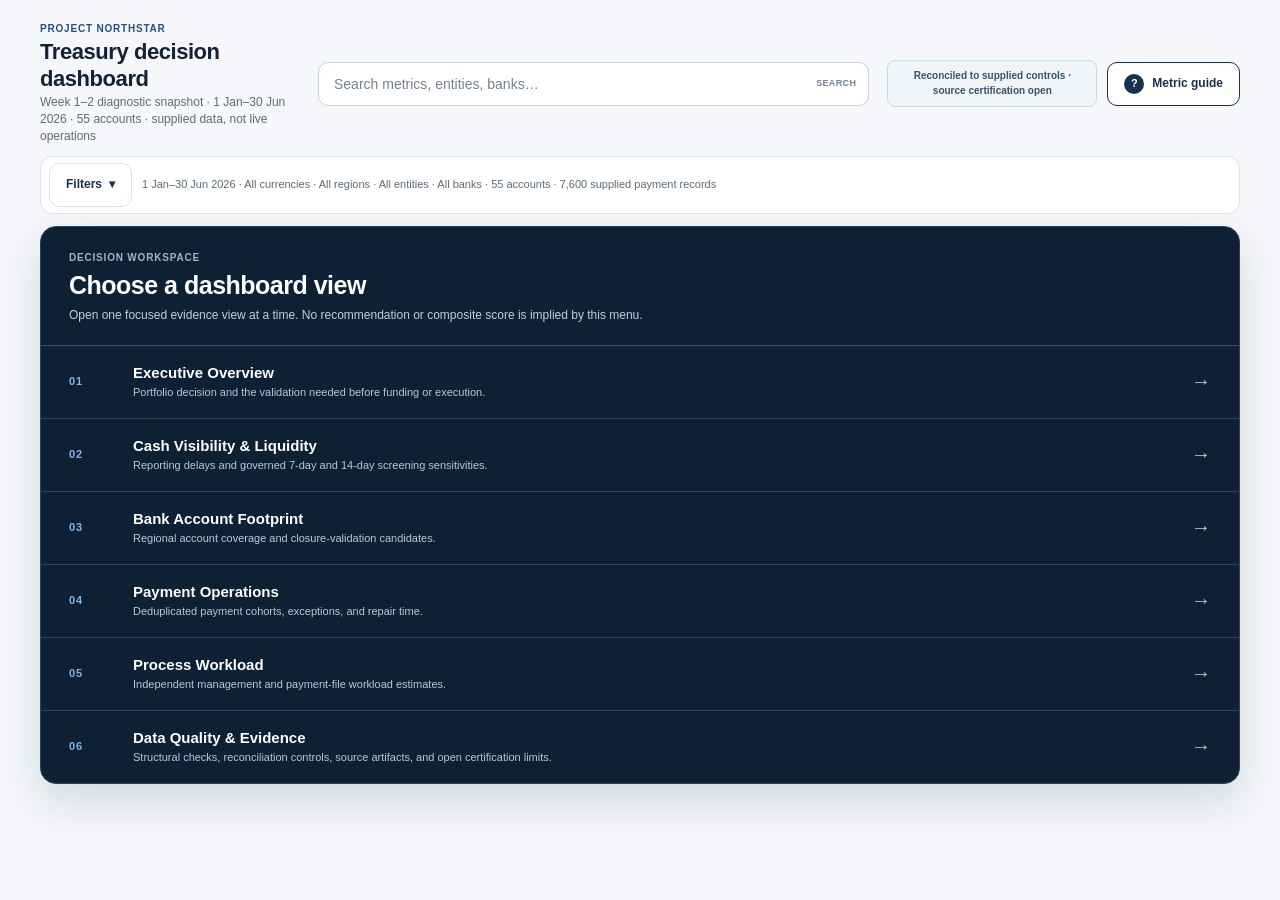
<file: dashboard/index.html>
<!doctype html>
<html lang="en">
  <head>
    <meta charset="utf-8">
    <meta name="viewport" content="width=device-width, initial-scale=1">
    <meta name="description" content="Project Northstar treasury diagnostic dashboard">
    <title>Project Northstar — Treasury decision dashboard</title>
    <link rel="stylesheet" href="styles.css">
    <script src="filter_model.js" defer></script>
    <script src="app.js" defer></script>
  </head>
  <body>
    <a class="skip-link" href="#dashboard-menu-hub">Skip to dashboard menu</a>

    <div id="dashboard-shell" class="dashboard-shell" aria-busy="true">
      <div id="data-error" class="data-error" role="alert" hidden>
        <strong>Data unavailable — validation did not complete.</strong>
        <span>No dashboard result has been published.</span>
      </div>

      <header class="dashboard-header">
        <div class="header-copy">
          <p class="project-name">Project Northstar</p>
          <h1>Treasury decision dashboard</h1>
          <p id="dashboard-scope" class="scope">Loading governed diagnostic data…</p>
        </div>

        <div id="dashboard-search-shell" class="dashboard-search">
          <label class="sr-only" for="dashboard-search">Search dashboard</label>
          <input
            id="dashboard-search"
            type="search"
            role="combobox"
            placeholder="Search metrics, entities, banks…"
            autocomplete="off"
            spellcheck="false"
            aria-autocomplete="list"
            aria-haspopup="listbox"
            aria-expanded="false"
            aria-controls="dashboard-search-results"
            data-dashboard-search
            data-requires-data
            disabled
          >
          <div
            id="dashboard-search-results"
            class="search-results"
            role="listbox"
            aria-label="Dashboard search results"
            data-search-results
            hidden
          ></div>
        </div>

        <div class="header-actions">
          <p id="data-status" class="status-chip">Checking supplied controls…</p>
          <button class="button button-secondary guide-button" type="button" data-open-drawer="overview" data-requires-data>
            <span class="button-glyph" aria-hidden="true">?</span>
            <span>Metric guide</span>
          </button>
        </div>
      </header>

      <section id="filter-toolbar" class="filter-toolbar" aria-label="Dashboard filters" hidden>
        <div class="filter-toolbar-main">
          <button
            id="filter-trigger"
            class="button filter-trigger"
            type="button"
            aria-expanded="false"
            aria-controls="filter-panel"
            data-toggle-filters
            data-requires-data
            disabled
          >
            <span>Filters</span>
            <span id="filter-count" class="filter-count" aria-label="0 active filters" hidden>0</span>
            <span class="filter-chevron" aria-hidden="true">▾</span>
          </button>

          <p id="filter-scope-summary" class="filter-scope-summary" aria-live="polite">
            All dates · All currencies · All regions · All entities · All banks
          </p>

          <div
            id="active-filter-chips"
            class="active-filter-chips"
            role="list"
            aria-label="Applied filters"
            data-filter-chips
            hidden
          ></div>

          <button
            id="clear-active-filters"
            class="clear-filter-button"
            type="button"
            data-clear-filters="applied"
            hidden
          >
            Clear filters
          </button>
        </div>

        <div id="filter-panel" class="filter-panel" data-filter-panel hidden>
          <form id="filter-form" data-filter-form novalidate>
            <div class="filter-panel-heading">
              <div>
                <h2>Filter dashboard</h2>
                <p>Choose a scope, then apply. Unavailable metrics will be clearly marked.</p>
              </div>
              <button
                class="filter-panel-close"
                type="button"
                aria-label="Close dashboard filters"
                data-close-filters
              >
                ×
              </button>
            </div>

            <fieldset class="date-filter-group">
              <legend>Date range <span>Inclusive dates</span></legend>
              <label for="filter-date-from">
                <span>From</span>
                <input
                  id="filter-date-from"
                  name="dateFrom"
                  type="date"
                  min="2026-01-01"
                  max="2026-06-30"
                  value="2026-01-01"
                  data-filter-field="dateFrom"
                >
              </label>
              <label for="filter-date-to">
                <span>To</span>
                <input
                  id="filter-date-to"
                  name="dateTo"
                  type="date"
                  min="2026-01-01"
                  max="2026-06-30"
                  value="2026-06-30"
                  data-filter-field="dateTo"
                >
              </label>
            </fieldset>

            <div class="filter-field-grid">
              <label for="filter-currency">
                <span>Currency</span>
                <select id="filter-currency" name="currency" data-filter-field="currency">
                  <option value="">All currencies</option>
                </select>
              </label>
              <label for="filter-region">
                <span>Region</span>
                <select id="filter-region" name="region" data-filter-field="region">
                  <option value="">All regions</option>
                </select>
              </label>
              <label for="filter-entity">
                <span>Entity</span>
                <select id="filter-entity" name="entity" data-filter-field="entity">
                  <option value="">All entities</option>
                </select>
              </label>
              <label for="filter-bank">
                <span>Bank</span>
                <select id="filter-bank" name="bank" data-filter-field="bank">
                  <option value="">All banks</option>
                </select>
              </label>
            </div>

            <p id="filter-validation" class="filter-message filter-validation" role="alert" hidden>
              From date must be on or before To date.
            </p>
            <p id="filter-empty-state" class="filter-message filter-empty-state" role="status" hidden>
              No comparable records match these filters. Clear one or more filters.
            </p>

            <div class="filter-panel-actions">
              <button class="button button-quiet" type="button" data-clear-filters="draft">Clear all</button>
              <button class="button filter-apply" type="submit">Apply filters</button>
            </div>
          </form>
        </div>
      </section>

      <main>
        <section id="dashboard-menu-hub" class="dashboard-menu-hub" aria-labelledby="dashboard-menu-title">
          <div class="menu-hub-heading">
            <p class="menu-hub-eyebrow">Decision workspace</p>
            <h2 id="dashboard-menu-title" tabindex="-1">Choose a dashboard view</h2>
            <p>Open one focused evidence view at a time. No recommendation or composite score is implied by this menu.</p>
          </div>
          <nav aria-label="Dashboard views">
            <ul class="dashboard-view-menu">
              <li>
                <button type="button" data-select-dashboard-view="executive" aria-controls="detail-decision" data-requires-data disabled>
                  <span class="menu-index">01</span><span><strong>Executive Overview</strong><small>Portfolio decision and the validation needed before funding or execution.</small></span><span class="menu-arrow" aria-hidden="true">→</span>
                </button>
              </li>
              <li>
                <button type="button" data-select-dashboard-view="cash" aria-controls="detail-visibility detail-liquidity" data-requires-data disabled>
                  <span class="menu-index">02</span><span><strong>Cash Visibility &amp; Liquidity</strong><small>Reporting delays and governed 7-day and 14-day screening sensitivities.</small></span><span class="menu-arrow" aria-hidden="true">→</span>
                </button>
              </li>
              <li>
                <button type="button" data-select-dashboard-view="footprint" aria-controls="detail-regions detail-closures" data-requires-data disabled>
                  <span class="menu-index">03</span><span><strong>Bank Account Footprint</strong><small>Regional account coverage and closure-validation candidates.</small></span><span class="menu-arrow" aria-hidden="true">→</span>
                </button>
              </li>
              <li>
                <button type="button" data-select-dashboard-view="payments" aria-controls="detail-payments" data-requires-data disabled>
                  <span class="menu-index">04</span><span><strong>Payment Operations</strong><small>Deduplicated payment cohorts, exceptions, and repair time.</small></span><span class="menu-arrow" aria-hidden="true">→</span>
                </button>
              </li>
              <li>
                <button type="button" data-select-dashboard-view="workload" aria-controls="detail-capacity" data-requires-data disabled>
                  <span class="menu-index">05</span><span><strong>Process Workload</strong><small>Independent management and payment-file workload estimates.</small></span><span class="menu-arrow" aria-hidden="true">→</span>
                </button>
              </li>
              <li>
                <button type="button" data-select-dashboard-view="evidence" aria-controls="quality-view" data-requires-data disabled>
                  <span class="menu-index">06</span><span><strong>Data Quality &amp; Evidence</strong><small>Structural checks, reconciliation controls, source artifacts, and open certification limits.</small></span><span class="menu-arrow" aria-hidden="true">→</span>
                </button>
              </li>
            </ul>
          </nav>
        </section>

        <header id="selected-view-header" class="selected-view-header" hidden>
          <button id="all-views-button" class="all-views-button" type="button" data-show-all-views data-requires-data disabled>
            <span aria-hidden="true">←</span> All views
          </button>
          <div>
            <p id="selected-view-eyebrow" class="selected-view-eyebrow">Selected view</p>
            <h2 id="selected-view-title" tabindex="-1">Dashboard view</h2>
            <p id="selected-view-description">Choose a view from the menu.</p>
          </div>
          <button class="button button-quiet selected-view-reset" type="button" data-reset data-requires-data disabled>Reset dashboard</button>
        </header>

        <section id="signals" class="operation-list" aria-label="Selected treasury dashboard view" hidden>
          <details id="detail-decision" class="operation-row decision-operation" name="dashboard-detail" data-inline-detail="decision" data-dashboard-view="executive" hidden>
            <summary data-detail-summary="decision">
              <span class="operation-kicker">Decision</span>
              <span class="operation-copy">
                <strong id="decision-title">Design and test; do not fund or execute yet.</strong>
                <span id="decision-support">Evidence is loading.</span>
              </span>
              <span class="operation-status decision-badge">Portfolio-wide · Validation required</span>
              <span class="summary-marker" aria-hidden="true">⌄</span>
            </summary>
            <div class="operation-detail decision-detail">
              <section class="analytics-card decision-evidence-card" aria-labelledby="decision-evidence-title">
                <div class="analytics-heading">
                  <div><span class="analytics-eyebrow">Portfolio evidence</span><h3 id="decision-evidence-title">Three signals remain separate</h3></div>
                  <p id="decision-composite-note">Separate signals—not a composite score.</p>
                </div>
                <ul id="decision-evidence-chips" class="decision-evidence-chips" aria-label="Portfolio evidence signals">
                  <li><span>Reporting visibility</span><strong id="decision-visibility-chip">Loading…</strong></li>
                  <li><span>Liquidity decision</span><strong id="decision-liquidity-chip">Loading…</strong></li>
                  <li><span>Payment friction</span><strong id="decision-payments-chip">Loading…</strong></li>
                </ul>
              </section>
              <div class="detail-block"><span class="detail-label">Current scope</span><p data-detail-scope="decision">Loading current scope…</p></div>
              <div class="detail-block"><span class="detail-label">Why this decision</span><p data-detail-evidence="decision">Loading decision evidence…</p></div>
              <div class="detail-block detail-action-block"><span class="detail-label">Next action</span><p data-detail-action="decision">Loading next action…</p></div>
              <button class="detail-guide-button" type="button" data-open-drawer="overview" data-requires-data>Definition, formula &amp; source <span aria-hidden="true">→</span></button>
            </div>
          </details>

          <details id="detail-visibility" class="operation-row visibility-operation" name="dashboard-detail" data-inline-detail="visibility" data-dashboard-view="cash" hidden>
            <summary data-detail-summary="visibility">
              <span class="operation-kicker">Signal 01</span>
              <span class="operation-copy"><strong id="visibility-title">Reporting visibility</strong><span id="visibility-summary-boundary">Calendar-date proxy · not start-of-day or elapsed-24-hour visibility</span></span>
              <span class="operation-metric"><strong id="visibility-kpi" aria-live="polite">—</strong><span>accounts delayed</span></span>
              <span class="summary-marker" aria-hidden="true">⌄</span>
            </summary>
            <div class="operation-detail signal-detail">
              <div class="detail-main">
                <section class="analytics-card visibility-analytics" aria-labelledby="visibility-analytics-title">
                  <div class="analytics-heading"><div><span class="analytics-eyebrow">Selected scope</span><h3 id="visibility-analytics-title">Account visibility composition</h3></div><p>Filtered period and dimensions</p></div>
                  <div class="visibility-visual-grid">
                    <figure class="composition-figure" aria-labelledby="visibility-ring-caption">
                      <div id="visibility-ring" class="composition-ring" role="img" aria-label="Loading selected-account visibility composition">
                        <span class="composition-ring-center"><strong id="visibility-ring-value">—</strong><small>delayed</small></span>
                      </div>
                      <figcaption id="visibility-ring-caption">Selected accounts</figcaption>
                      <div class="composition-legend" aria-label="Visibility composition legend">
                        <span><i class="legend-swatch swatch-purple" aria-hidden="true"></i><b id="delayed-label">—</b></span>
                        <span><i class="legend-swatch swatch-teal" aria-hidden="true"></i><b id="same-day-label">—</b></span>
                      </div>
                    </figure>
                    <figure class="source-bars-figure" aria-labelledby="visibility-source-title">
                      <figcaption id="visibility-source-title">Reporting method exposure</figcaption>
                      <ul id="visibility-source-bars" class="source-bar-list"></ul>
                      <p id="visibility-source-empty" class="visual-empty" role="status" hidden>No matching source evidence.</p>
                    </figure>
                  </div>
                </section>
                <p id="visibility-interpretation" class="interpretation">Loading reporting-source evidence…</p>
                <p id="visibility-action-insight" class="interpretation">Loading selected-scope visibility action…</p>
                <p id="visibility-boundary" class="boundary">Reporting evidence boundary is loading.</p>
              </div>
              <aside class="detail-aside">
                <div class="detail-block"><span class="detail-label">Current scope</span><p data-detail-scope="visibility">Loading current scope…</p></div>
                <div class="detail-block detail-action-block"><span class="detail-label">Next action</span><p data-detail-action="visibility">Loading next action…</p></div>
                <button class="detail-guide-button" type="button" data-open-drawer="visibility" data-requires-data>Definition, formula &amp; source <span aria-hidden="true">→</span></button>
              </aside>
            </div>
          </details>

          <details id="detail-liquidity" class="operation-row liquidity-operation" name="dashboard-detail" data-inline-detail="liquidity" data-dashboard-view="cash" hidden>
            <summary data-detail-summary="liquidity">
              <span class="operation-kicker">Signal 02</span>
              <span class="operation-copy"><strong id="liquidity-title">Liquidity</strong><span id="liquidity-summary-boundary">Screening only · not surplus cash or transfer authority</span></span>
              <span class="operation-metric"><strong id="funded-case-value">—</strong><span>funded case</span></span>
              <span class="operation-context"><strong id="liquidity-summary-screen">—</strong><span id="mobility-status">Validated mobility is loading.</span></span>
              <span class="summary-marker" aria-hidden="true">⌄</span>
            </summary>
            <div class="operation-detail signal-detail">
              <div class="detail-main">
                <fieldset class="segmented-control" data-requires-data>
                  <legend>Modeled screening sensitivity</legend>
                  <label><input type="radio" name="liquidity-days" value="7"><span>7-day · <b id="screen-7-value">—</b></span></label>
                  <label><input type="radio" name="liquidity-days" value="14" checked><span>14-day · <b id="screen-14-value">—</b></span></label>
                </fieldset>
                <section class="analytics-card liquidity-analytics" aria-labelledby="liquidity-analytics-title">
                  <div class="analytics-heading"><div><span class="analytics-eyebrow">Governed construction</span><h3 id="liquidity-analytics-title">Selected-horizon screen</h3></div><p id="liquidity-analytics-period">Loading horizon…</p></div>
                  <figure class="waterfall-figure" aria-labelledby="liquidity-waterfall-caption">
                    <figcaption id="liquidity-waterfall-caption">Account-floor waterfall</figcaption>
                    <div class="waterfall-scroll"><ol id="liquidity-waterfall" class="waterfall-list"></ol></div>
                    <p id="liquidity-waterfall-note" class="chart-note">Loading waterfall evidence…</p>
                    <p id="liquidity-waterfall-empty" class="visual-empty" role="status" hidden>Selected-horizon waterfall unavailable.</p>
                  </figure>
                  <figure class="trend-figure" aria-labelledby="liquidity-trend-title">
                    <figcaption id="liquidity-trend-title">Daily modeled screens across the selected range</figcaption>
                    <div class="trend-legend" aria-label="Liquidity trend legend and current endpoints">
                      <span><i class="legend-line trend-seven" aria-hidden="true"></i>7-day <strong id="trend-7-endpoint">—</strong></span>
                      <span><i class="legend-line trend-fourteen" aria-hidden="true"></i>14-day <strong id="trend-14-endpoint">—</strong></span>
                    </div>
                    <div id="liquidity-trend-frame" class="trend-frame">
                      <canvas id="liquidity-trend-canvas" role="img" aria-label="Loading 7-day and 14-day modeled screen trend">Use the trend data table below for exact daily values.</canvas>
                    </div>
                    <p id="liquidity-trend-boundary" class="chart-boundary">Unfilled lines show screening sensitivities; gaps mean an incomplete trailing window. They do not establish mobility or transfer authority.</p>
                  </figure>
                  <details class="trend-data-disclosure">
                    <summary>View trend data table</summary>
                    <div class="responsive-table-wrap">
                      <table id="liquidity-trend-table" class="analytics-table">
                        <caption>Daily 7-day and 14-day modeled screens for the selected inclusive date range</caption>
                        <thead><tr><th scope="col">Date</th><th scope="col">7-day screen</th><th scope="col">14-day screen</th></tr></thead>
                        <tbody id="liquidity-trend-table-body"></tbody>
                      </table>
                    </div>
                  </details>
                </section>
                <p id="liquidity-interpretation" class="interpretation">Loading liquidity interpretation…</p>
                <p id="liquidity-boundary" class="boundary" aria-live="polite">Liquidity evidence boundary is loading.</p>
              </div>
              <aside class="detail-aside">
                <div class="detail-block"><span class="detail-label">Current scope</span><p data-detail-scope="liquidity">Loading current scope…</p></div>
                <div class="detail-block detail-action-block"><span class="detail-label">Next action</span><p data-detail-action="liquidity">Loading next action…</p></div>
                <button class="detail-guide-button" type="button" data-open-drawer="liquidity" data-requires-data>Definition, formula &amp; source <span aria-hidden="true">→</span></button>
              </aside>
            </div>
          </details>

          <details id="detail-payments" class="operation-row payments-operation" name="dashboard-detail" data-inline-detail="payments" data-dashboard-view="payments" hidden>
            <summary data-detail-summary="payments">
              <span class="operation-kicker">Signal 03</span>
              <span class="operation-copy"><strong id="payments-title">Payment friction</strong><span id="payment-summary-boundary">Supplied records only · association, not causation</span></span>
              <span class="operation-metric"><strong id="payment-kpi" aria-live="polite">—</strong><span id="payment-kpi-label">priority-union share</span></span>
              <span class="summary-marker" aria-hidden="true">⌄</span>
            </summary>
            <div class="operation-detail signal-detail">
              <div class="detail-main">
                <fieldset class="segmented-control payment-control" data-requires-data>
                  <legend>Compare the same deduplicated cohorts by</legend>
                  <label><input type="radio" name="payment-measure" value="records" checked><span>Records</span></label>
                  <label><input type="radio" name="payment-measure" value="exceptions"><span>Exceptions</span></label>
                  <label><input type="radio" name="payment-measure" value="repair_minutes"><span>Repair time</span></label>
                </fieldset>
                <section class="analytics-card payments-analytics" aria-labelledby="payments-analytics-title">
                  <div class="analytics-heading"><div><span class="analytics-eyebrow">Selected measure</span><h3 id="payments-analytics-title">Priority-union share and cohort composition</h3></div><p id="payment-visual-measure">Records</p></div>
                  <div class="payments-visual-grid">
                    <figure class="composition-figure" aria-labelledby="payment-ring-caption">
                      <div id="payment-ring" class="composition-ring payment-ring" role="img" aria-label="Loading priority-union composition">
                        <span class="composition-ring-center"><strong id="payment-ring-value">—</strong><small>priority union</small></span>
                      </div>
                      <figcaption id="payment-ring-caption"><span id="payment-union-label">Loading payment evidence…</span></figcaption>
                    </figure>
                    <figure class="payment-stack-figure" aria-labelledby="payment-stack-title">
                      <figcaption id="payment-stack-title">Share of all matching records</figcaption>
                      <div id="payment-cohort-stack" class="cohort-stack" role="img" aria-label="Loading payment cohort composition"></div>
                      <ul id="payment-cohort-legend" class="cohort-legend"></ul>
                      <p id="payment-cohort-empty" class="visual-empty" role="status" hidden>No matching data for the selected measure.</p>
                    </figure>
                  </div>
                </section>
                <p id="payment-overlap" class="overlap-note">Overlap control is loading.</p>
                <p id="payment-boundary" class="boundary">Payment evidence boundary is loading.</p>
              </div>
              <aside class="detail-aside">
                <div class="detail-block"><span class="detail-label">Current scope</span><p data-detail-scope="payments">Loading current scope…</p></div>
                <div class="detail-block detail-action-block"><span class="detail-label">Next action</span><p data-detail-action="payments">Loading next action…</p></div>
                <button class="detail-guide-button" type="button" data-open-drawer="payments" data-requires-data>Definition, formula &amp; source <span aria-hidden="true">→</span></button>
              </aside>
            </div>
          </details>

          <details id="detail-regions" class="operation-row regional-operation" name="dashboard-detail" data-inline-detail="regions" data-dashboard-view="footprint" hidden>
            <summary data-detail-summary="regions">
              <span class="operation-kicker">Scope lens</span>
              <span class="operation-copy"><strong id="regional-title">Regional footprint</strong><span id="regional-summary-boundary">Schematic account coverage · supplied diagnostics · not a live cash map</span></span>
              <span class="operation-metric"><strong id="regional-kpi" aria-live="polite">—</strong><span id="regional-kpi-label">regions represented</span></span>
              <span class="operation-context"><strong id="regional-summary-context">Loading regional evidence…</strong><span id="regional-selection-status">All regions</span></span>
              <span class="summary-marker" aria-hidden="true">⌄</span>
            </summary>
            <div class="operation-detail signal-detail regional-detail">
              <div class="detail-main">
                <section class="analytics-card regional-analytics" aria-labelledby="regional-map-title">
                  <div class="analytics-heading"><div><span class="analytics-eyebrow">Region facet</span><h3 id="regional-map-title">Supplied regional footprint</h3></div><p id="regional-facet-basis">Each row overrides region; other filters remain applied</p></div>
                  <div class="regional-map-toolbar">
                    <p>Select a region to apply it across the dashboard. Marker size represents matching account count.</p>
                    <button id="regional-all-button" class="regional-all-button" type="button" aria-pressed="true" data-region-value="" data-requires-data>All regions</button>
                  </div>
                  <figure class="regional-map-figure" aria-labelledby="regional-map-caption">
                    <div class="regional-map-stage">
                      <img id="regional-map-base" src="assets/world-map.png" width="1280" height="650" alt="" aria-hidden="true" decoding="async">
                      <div id="regional-map-markers" class="regional-map-markers" role="group" aria-label="Filter dashboard by region"></div>
                    </div>
                    <figcaption id="regional-map-caption">Desktop marker size compares matching accounts; mobile selector cards show the same direct counts. Fixed-size unavailable anchors preserve regional context. Positions are broad regional anchors, not precise locations.</figcaption>
                  </figure>
                  <p id="regional-map-empty" class="visual-empty" role="status" hidden>No accounts match the current currency, entity, and bank filters.</p>
                  <div class="responsive-table-wrap regional-table-wrap">
                    <p class="regional-table-scroll-hint">Scroll horizontally for all columns →</p>
                    <table id="regional-evidence-table" class="analytics-table regional-evidence-table">
                      <caption>Regional diagnostic comparison within the current non-region filters</caption>
                      <thead><tr><th scope="col">Region</th><th scope="col" class="numeric">Matching accounts</th><th scope="col">Accounts delayed</th><th scope="col">Priority-union payment records</th><th scope="col" class="numeric">Closure-validation candidates</th><th scope="col">Apply region</th></tr></thead>
                      <tbody id="regional-evidence-table-body"></tbody>
                    </table>
                  </div>
                  <p class="chart-boundary">Matching-account counts use currency, entity, and bank dimensions and do not use the date filter. Delayed-account and payment columns also use the selected inclusive period. Closure candidates use the fixed 30 Jun 2026 snapshot and ignore the date filter.</p>
                </section>
                <p id="regional-interpretation" class="interpretation">Loading regional interpretation…</p>
                <p id="regional-boundary" class="boundary">Schematic region positions—not bank, account, cash, legal-domicile, or transfer-path locations.</p>
              </div>
              <aside class="detail-aside">
                <div class="detail-block"><span class="detail-label">Current scope</span><p data-detail-scope="regions">Loading current scope…</p></div>
                <div class="detail-block"><span class="detail-label">Evidence limit</span><p data-detail-evidence="regions">Loading regional evidence limit…</p></div>
                <div class="detail-block detail-action-block"><span class="detail-label">Next action</span><p data-detail-action="regions">Loading next action…</p></div>
                <button class="detail-guide-button" type="button" data-open-drawer="regions" data-requires-data>Definition, formula &amp; source <span aria-hidden="true">→</span></button>
              </aside>
            </div>
          </details>

          <h2 id="gates-title" class="sr-only" hidden>Open evidence gates</h2>

          <details id="detail-capacity" class="operation-row gate-operation" name="dashboard-detail" data-inline-detail="capacity" data-dashboard-view="workload" hidden>
            <summary data-detail-summary="capacity">
              <span class="operation-kicker">Open gate 01</span>
              <span class="operation-copy"><strong>Capacity value not fundable</strong><span id="capacity-summary">Loading capacity evidence…</span></span>
              <span class="operation-status gate-status" id="capacity-filter-note">Enterprise-global management estimate · filters do not apply · not a combined capacity or P&amp;L baseline</span>
              <span class="summary-marker" aria-hidden="true">⌄</span>
            </summary>
            <div class="operation-detail gate-detail">
              <figure class="analytics-card gate-analytics-card" aria-labelledby="capacity-compare-title">
                <div class="analytics-heading"><div><span class="analytics-eyebrow">Independent baselines</span><h3 id="capacity-compare-title">Repair-effort comparison</h3></div><p>Shared scale · never additive</p></div>
                <ul id="capacity-comparison-bars" class="capacity-comparison-bars"></ul>
                <figcaption>Management process estimate versus supplied payment-file monthly average; unreconciled, never additive, and neither establishes removable labor or cashable savings.</figcaption>
              </figure>
              <div class="detail-block"><span class="detail-label">Scope</span><p data-detail-scope="capacity">Enterprise-global management estimate · filters do not apply · not a combined capacity or P&amp;L baseline</p></div>
              <div class="detail-block"><span class="detail-label">Evidence limit</span><p data-detail-evidence="capacity">Loading capacity evidence limit…</p></div>
              <div class="detail-block detail-action-block"><span class="detail-label">Next action</span><p data-detail-action="capacity">Loading next action…</p></div>
              <button class="detail-guide-button" type="button" data-open-drawer="gates" data-requires-data>Definition, formula &amp; source <span aria-hidden="true">→</span></button>
            </div>
          </details>

          <details id="detail-closures" class="operation-row gate-operation" name="dashboard-detail" data-inline-detail="closures" data-dashboard-view="footprint" hidden>
            <summary data-detail-summary="closures">
              <span class="operation-kicker">Open gate 02</span>
              <span class="operation-copy"><strong>Closure value not fundable</strong><span id="closure-summary">Loading closure evidence…</span></span>
              <span id="closure-summary-boundary" class="operation-status gate-status">30 Jun 2026 snapshot · date filter does not apply · currency/region/entity/bank filters apply</span>
              <span class="summary-marker" aria-hidden="true">⌄</span>
            </summary>
            <div class="operation-detail gate-detail">
              <section class="analytics-card closure-table-card" aria-labelledby="closure-table-title">
                <div class="analytics-heading"><div><span class="analytics-eyebrow">30 Jun 2026 snapshot</span><h3 id="closure-table-title">Filtered closure-validation candidates</h3></div><p>Candidate only · not approved</p></div>
                <div class="responsive-table-wrap">
                  <table id="closure-candidate-table" class="analytics-table closure-candidate-table">
                    <caption>Closure-validation candidates after currency, region, entity, and bank filters</caption>
                    <thead><tr><th scope="col">Account</th><th scope="col">Entity</th><th scope="col">Bank</th><th scope="col">Account currency</th><th scope="col">Estimated annual fee (USD)</th><th scope="col">Candidate rule</th><th scope="col">Status</th></tr></thead>
                    <tbody id="closure-candidate-table-body"></tbody>
                  </table>
                </div>
                <p id="closure-candidate-empty" class="visual-empty" role="status" hidden>No closure-validation candidates match the selected dimensions.</p>
              </section>
              <div class="detail-block"><span class="detail-label">Current scope</span><p data-detail-scope="closures">Loading current scope…</p></div>
              <div class="detail-block"><span class="detail-label">Evidence limit</span><p data-detail-evidence="closures">Loading closure evidence limit…</p></div>
              <div class="detail-block detail-action-block"><span class="detail-label">Next action</span><p data-detail-action="closures">Loading next action…</p></div>
              <button class="detail-guide-button" type="button" data-open-drawer="gates" data-requires-data>Definition, formula &amp; source <span aria-hidden="true">→</span></button>
            </div>
          </details>
        </section>

        <section id="quality-view" class="quality-view" aria-labelledby="quality-view-title" hidden>
          <article class="quality-hero">
            <div>
              <p class="quality-eyebrow">Governed evidence status</p>
              <h3 id="quality-view-title">Data Quality &amp; Evidence</h3>
              <p id="quality-status">Loading internal control status…</p>
            </div>
            <p id="quality-certification" class="quality-certification">Source certification is loading.</p>
          </article>

          <div class="quality-control-grid" aria-label="Internal quality controls">
            <article>
              <span>Week 1 structural checks</span>
              <strong id="quality-w1-checks">—</strong>
              <small>Internal structural consistency</small>
            </article>
            <article>
              <span>Week 2 reconciliation controls</span>
              <strong id="quality-w2-controls">—</strong>
              <small>Declared control totals</small>
            </article>
            <article>
              <span>Governed source artifacts</span>
              <strong id="quality-source-artifacts">—</strong>
              <small>Inputs represented in this snapshot</small>
            </article>
          </div>

          <section class="quality-monitoring" aria-labelledby="quality-monitoring-title">
            <div>
              <span>Monitoring state</span>
              <h3 id="quality-monitoring-title">Baseline only</h3>
              <p id="quality-monitoring-status">Loading monitoring status…</p>
            </div>
            <div class="quality-monitoring-meta">
              <strong id="quality-monitoring-period">—</strong>
              <p id="quality-monitoring-boundary">Loading monitoring boundary…</p>
            </div>
          </section>

          <section class="quality-dimensions" aria-labelledby="quality-dimensions-title">
            <div class="quality-section-heading">
              <div><span>Dimension coverage</span><h3 id="quality-dimensions-title">Inspect the evidence by data-quality dimension</h3></div>
              <p>Choose a dimension to expand its rules and action</p>
            </div>
            <p id="quality-dimensions-note" class="quality-coverage-note">Coverage labels describe available evidence—not performance, certification, or a composite data-quality score.</p>
            <div id="quality-dimension-list" class="quality-dimension-list"></div>
          </section>

          <details id="quality-population-disclosure" class="quality-support-disclosure">
            <summary>
              <span><strong>Population &amp; provenance</strong><small>Six supplied population controls · direct counts, not a score</small></span>
              <span class="quality-disclosure-chevron" aria-hidden="true">⌄</span>
            </summary>
            <div class="quality-support-panel">
              <div class="quality-section-heading">
                <div><span>Population controls</span><h3 id="quality-population-title">Supplied diagnostic population</h3></div>
                <p>Source certification remains open</p>
              </div>
              <ul id="quality-population-controls" class="quality-population-list"></ul>
            </div>
          </details>

          <details id="quality-issues-disclosure" class="quality-support-disclosure">
            <summary>
              <span><strong>Evidence issue &amp; action queue</strong><small id="quality-issue-summary">Loading documented evidence gaps…</small></span>
              <span class="quality-disclosure-chevron" aria-hidden="true">⌄</span>
            </summary>
            <div class="quality-support-panel">
              <p class="quality-issue-note">These are certification and decision-evidence gaps—not failed structural rules.</p>
              <div id="quality-issue-list" class="quality-issue-list"></div>
              <p class="quality-source-note">Source: <span id="quality-issue-source">Loading issue source…</span></p>
            </div>
          </details>

          <p id="quality-boundary" class="quality-boundary">Loading evidence boundary…</p>

          <section class="quality-next-action" aria-labelledby="quality-next-action-title">
            <div>
              <span>Next evidence action</span>
              <h3 id="quality-next-action-title">Complete source-owner certification</h3>
              <p id="quality-next-action">Loading evidence action…</p>
            </div>
            <button class="button quality-method-button" type="button" data-open-drawer="quality" data-requires-data>Open data-quality method <span aria-hidden="true">→</span></button>
          </section>

          <details id="quality-methodology-disclosure" class="quality-support-disclosure">
            <summary>
              <span><strong>Methodology library</strong><small>Definitions, formulas, sources, and method limits</small></span>
              <span class="quality-disclosure-chevron" aria-hidden="true">⌄</span>
            </summary>
            <div class="quality-support-panel quality-guide-links" aria-labelledby="quality-guide-links-title">
              <div class="quality-section-heading">
                <div><span>Methodology library</span><h3 id="quality-guide-links-title">Open a definition, formula &amp; source</h3></div>
                <p>Six related guide topics</p>
              </div>
              <div class="quality-guide-grid">
                <button type="button" data-open-drawer="overview" data-requires-data>Executive decision <span aria-hidden="true">→</span></button>
                <button type="button" data-open-drawer="visibility" data-requires-data>Reporting visibility <span aria-hidden="true">→</span></button>
                <button type="button" data-open-drawer="liquidity" data-requires-data>Liquidity screening <span aria-hidden="true">→</span></button>
                <button type="button" data-open-drawer="payments" data-requires-data>Payment friction <span aria-hidden="true">→</span></button>
                <button type="button" data-open-drawer="regions" data-requires-data>Regional footprint <span aria-hidden="true">→</span></button>
                <button type="button" data-open-drawer="gates" data-requires-data>Evidence gates <span aria-hidden="true">→</span></button>
              </div>
            </div>
          </details>
        </section>

        <footer id="evidence-footer" class="evidence-footer" hidden><p>Review the Metric guide before using any figure in a funding or execution decision.</p></footer>
      </main>
    </div>

    <dialog id="evidence-dialog" class="evidence-dialog" aria-labelledby="drawer-title" aria-describedby="drawer-description">
      <div class="drawer-shell">
        <header class="drawer-header">
          <div>
            <h2 id="drawer-title">Metric guide</h2>
            <p id="drawer-description">Definitions, formulas, and sources for the current view.</p>
          </div>
          <button id="drawer-close" class="drawer-close" type="button" data-close-drawer aria-label="Close metric guide">×</button>
        </header>

        <div class="drawer-context">
          <strong>Stable methodology</strong>
          <p>Definitions, formulas, sources, and method limits do not change with dashboard filters.</p>
        </div>

        <div class="drawer-tabs" role="tablist" aria-label="Metric guide topic">
          <button id="tab-overview" role="tab" type="button" aria-controls="panel-overview" aria-selected="true" tabindex="0" data-tab="overview">Overview</button>
          <button id="tab-visibility" role="tab" type="button" aria-controls="panel-visibility" aria-selected="false" tabindex="-1" data-tab="visibility">Visibility</button>
          <button id="tab-liquidity" role="tab" type="button" aria-controls="panel-liquidity" aria-selected="false" tabindex="-1" data-tab="liquidity">Liquidity</button>
          <button id="tab-payments" role="tab" type="button" aria-controls="panel-payments" aria-selected="false" tabindex="-1" data-tab="payments">Payments</button>
          <button id="tab-regions" role="tab" type="button" aria-controls="panel-regions" aria-selected="false" tabindex="-1" data-tab="regions">Regions</button>
          <button id="tab-gates" role="tab" type="button" aria-controls="panel-gates" aria-selected="false" tabindex="-1" data-tab="gates">Evidence gates</button>
          <button id="tab-quality" role="tab" type="button" aria-controls="panel-quality" aria-selected="false" tabindex="-1" data-tab="quality">Data quality</button>
        </div>

        <div class="drawer-panels">
          <section id="panel-overview" class="drawer-panel" role="tabpanel" aria-labelledby="tab-overview"></section>
          <section id="panel-visibility" class="drawer-panel" role="tabpanel" aria-labelledby="tab-visibility" hidden></section>
          <section id="panel-liquidity" class="drawer-panel" role="tabpanel" aria-labelledby="tab-liquidity" hidden></section>
          <section id="panel-payments" class="drawer-panel" role="tabpanel" aria-labelledby="tab-payments" hidden></section>
          <section id="panel-regions" class="drawer-panel" role="tabpanel" aria-labelledby="tab-regions" hidden></section>
          <section id="panel-gates" class="drawer-panel" role="tabpanel" aria-labelledby="tab-gates" hidden></section>
          <section id="panel-quality" class="drawer-panel" role="tabpanel" aria-labelledby="tab-quality" hidden></section>
        </div>

        <footer class="drawer-footer">
          <button class="button button-quiet" type="button" data-reset>Reset dashboard</button>
        </footer>
      </div>
    </dialog>

    <p id="dashboard-announcer" class="sr-only" aria-live="polite" aria-atomic="true"></p>
    <noscript>
      <p class="noscript-message">JavaScript is required to inspect the governed dashboard evidence. No analytical result is shown without validation.</p>
    </noscript>
  </body>
</html>
</file>
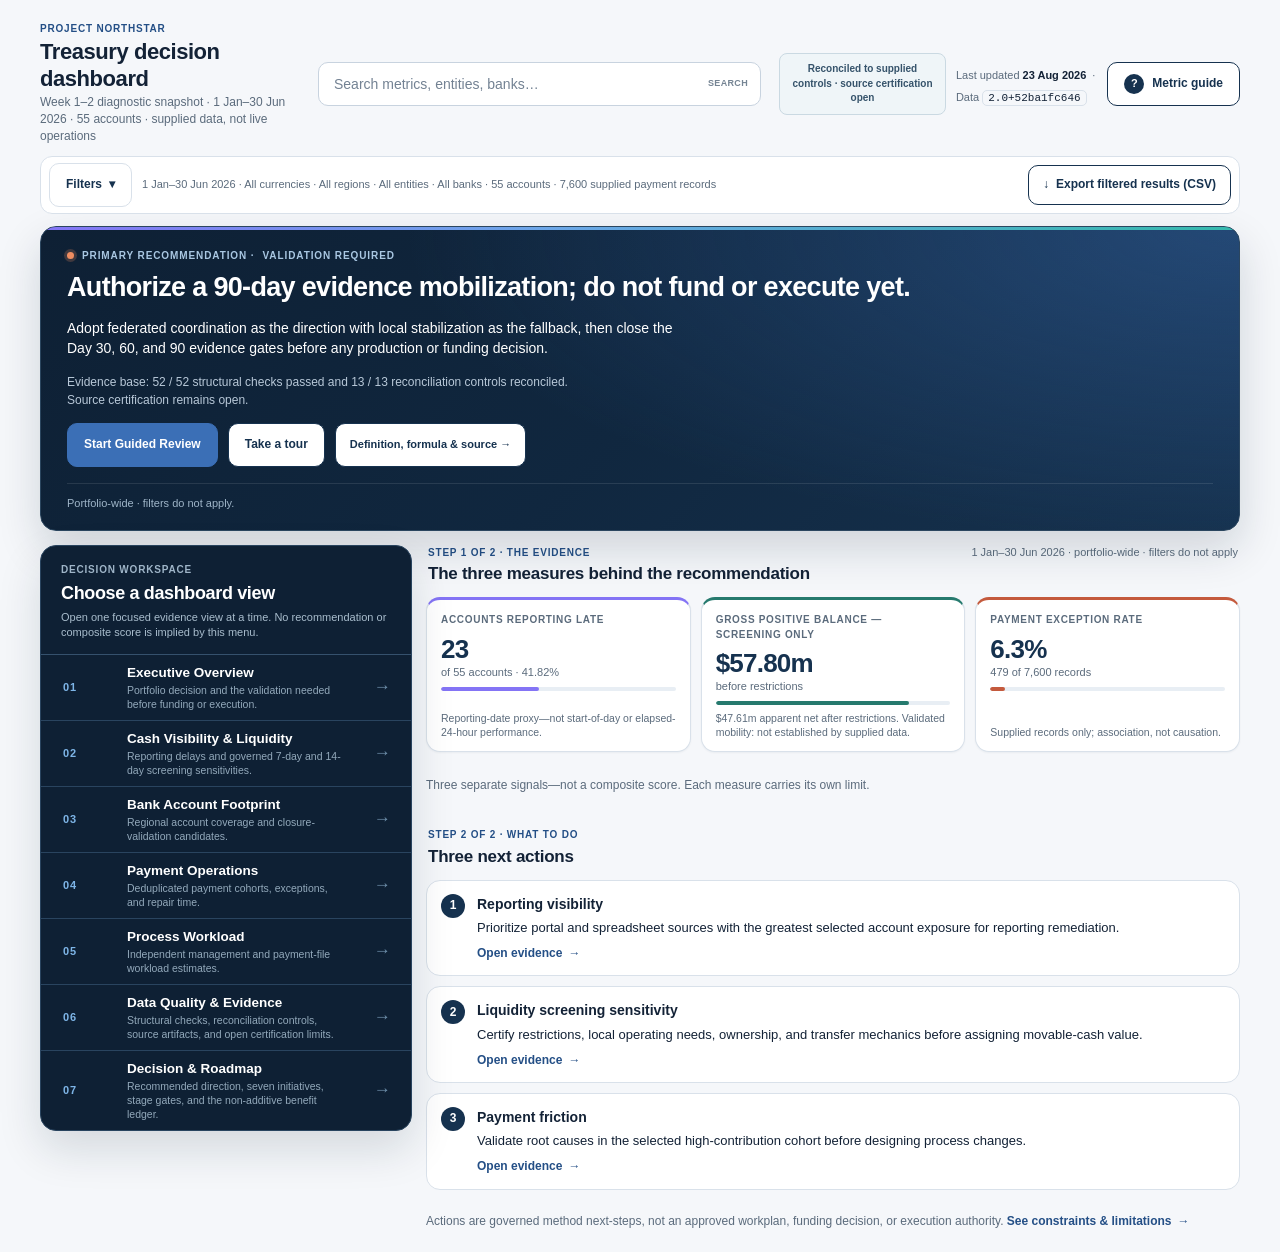
<file: docs/dashboard/index.html>
<!doctype html>
<html lang="en">
  <head>
    <meta charset="utf-8">
    <meta name="viewport" content="width=device-width, initial-scale=1">
    <meta name="description" content="Project Northstar treasury diagnostic dashboard">
    <title>Project Northstar — Treasury decision dashboard</title>
    <link rel="stylesheet" href="styles.css">
    <script src="filter_model.js?v=df1525c71c&amp;d=2.0+52ba1fc646" defer></script>
    <script src="app.js?v=ac9d7e21cc&amp;d=2.0+52ba1fc646" defer></script>
  </head>
  <body>
    <a class="skip-link" href="#dashboard-menu-hub">Skip to dashboard menu</a>

    <div id="dashboard-shell" class="dashboard-shell" aria-busy="true">
      <div id="data-error" class="data-error" role="alert" hidden>
        <strong id="data-error-title">Data unavailable — validation did not complete.</strong>
        <span id="data-error-detail">No dashboard result has been published.</span>
        <button id="data-error-reload" type="button" hidden>Reload this page</button>
      </div>

      <header class="dashboard-header">
        <div class="header-copy">
          <p class="project-name">Project Northstar</p>
          <h1>Treasury decision dashboard</h1>
          <p id="dashboard-scope" class="scope">Loading governed diagnostic data…</p>
        </div>

        <div id="dashboard-search-shell" class="dashboard-search">
          <label class="sr-only" for="dashboard-search">Search dashboard</label>
          <input
            id="dashboard-search"
            type="search"
            role="combobox"
            placeholder="Search metrics, entities, banks…"
            autocomplete="off"
            spellcheck="false"
            aria-autocomplete="list"
            aria-haspopup="listbox"
            aria-expanded="false"
            aria-controls="dashboard-search-results"
            data-dashboard-search
            data-requires-data
            disabled
          >
          <div
            id="dashboard-search-results"
            class="search-results"
            role="listbox"
            aria-label="Dashboard search results"
            data-search-results
            hidden
          ></div>
        </div>

        <div class="header-actions">
          <p id="data-status" class="status-chip">Checking supplied controls…</p>
          <p id="data-provenance" class="data-provenance">
            <span>Last updated <time id="data-last-updated" datetime="">—</time></span>
            <span aria-hidden="true">·</span>
            <span>Data <code id="data-version">—</code></span>
          </p>
          <button class="button button-secondary guide-button" type="button" data-open-drawer="overview" data-requires-data>
            <span class="button-glyph" aria-hidden="true">?</span>
            <span>Metric guide</span>
          </button>
        </div>
      </header>

      <section id="filter-toolbar" class="filter-toolbar" aria-label="Dashboard filters" hidden>
        <div class="filter-toolbar-main">
          <button
            id="filter-trigger"
            class="button filter-trigger"
            type="button"
            aria-expanded="false"
            aria-controls="filter-panel"
            data-toggle-filters
            data-requires-data
            disabled
          >
            <span>Filters</span>
            <span id="filter-count" class="filter-count" aria-label="0 active filters" hidden>0</span>
            <span class="filter-chevron" aria-hidden="true">▾</span>
          </button>

          <p id="filter-scope-summary" class="filter-scope-summary" aria-live="polite">
            All dates · All currencies · All regions · All entities · All banks
          </p>

          <div
            id="active-filter-chips"
            class="active-filter-chips"
            role="list"
            aria-label="Applied filters"
            data-filter-chips
            hidden
          ></div>

          <button
            id="clear-active-filters"
            class="clear-filter-button"
            type="button"
            data-clear-filters="applied"
            hidden
          >
            Clear filters
          </button>

          <button
            id="export-filtered"
            class="button button-secondary export-button"
            type="button"
            data-export-filtered
            data-requires-data
            disabled
          >
            <span aria-hidden="true">↓</span>
            <span>Export filtered results (CSV)</span>
          </button>
        </div>

        <div id="filter-panel" class="filter-panel" data-filter-panel hidden>
          <form id="filter-form" data-filter-form novalidate>
            <div class="filter-panel-heading">
              <div>
                <h2>Filter dashboard</h2>
                <p>Choose a scope, then apply. Unavailable metrics will be clearly marked.</p>
              </div>
              <button
                class="filter-panel-close"
                type="button"
                aria-label="Close dashboard filters"
                data-close-filters
              >
                ×
              </button>
            </div>

            <fieldset class="date-filter-group">
              <legend>Date range <span>Inclusive dates</span></legend>
              <label for="filter-date-from">
                <span>From</span>
                <input
                  id="filter-date-from"
                  name="dateFrom"
                  type="date"
                  min="2026-01-01"
                  max="2026-06-30"
                  value="2026-01-01"
                  data-filter-field="dateFrom"
                >
              </label>
              <label for="filter-date-to">
                <span>To</span>
                <input
                  id="filter-date-to"
                  name="dateTo"
                  type="date"
                  min="2026-01-01"
                  max="2026-06-30"
                  value="2026-06-30"
                  data-filter-field="dateTo"
                >
              </label>
            </fieldset>

            <div class="filter-field-grid">
              <label for="filter-currency">
                <span>Currency</span>
                <select id="filter-currency" name="currency" data-filter-field="currency">
                  <option value="">All currencies</option>
                </select>
              </label>
              <label for="filter-region">
                <span>Region</span>
                <select id="filter-region" name="region" data-filter-field="region">
                  <option value="">All regions</option>
                </select>
              </label>
              <label for="filter-entity">
                <span>Entity</span>
                <select id="filter-entity" name="entity" data-filter-field="entity">
                  <option value="">All entities</option>
                </select>
              </label>
              <label for="filter-bank">
                <span>Bank</span>
                <select id="filter-bank" name="bank" data-filter-field="bank">
                  <option value="">All banks</option>
                </select>
              </label>
            </div>

            <p id="filter-validation" class="filter-message filter-validation" role="alert" hidden>
              From date must be on or before To date.
            </p>
            <p id="filter-empty-state" class="filter-message filter-empty-state" role="status" hidden>
              No comparable records match these filters. Clear one or more filters.
            </p>

            <div class="filter-panel-actions">
              <button class="button button-quiet" type="button" data-clear-filters="draft">Clear all</button>
              <button class="button filter-apply" type="submit">Apply filters</button>
            </div>
          </form>
        </div>
      </section>

      <main>
        <div id="menu-page" class="menu-page">
          <section class="menu-decision-band" aria-labelledby="menu-decision-headline" data-menu-evidence>
            <div class="menu-decision-copy">
              <p class="menu-decision-eyebrow">
                <span class="menu-decision-dot" aria-hidden="true"></span>
                Primary recommendation · <span id="menu-decision-status">Loading…</span>
              </p>
              <h2 id="menu-decision-headline">Loading the governed recommendation…</h2>
              <p id="menu-decision-next">Loading the governed next step…</p>
              <p id="menu-decision-confidence" class="menu-decision-confidence">Loading evidence-base strength…</p>
              <div class="menu-decision-actions">
                <button id="start-guided-review" class="button button-primary" type="button" data-start-guided-review data-requires-data disabled>Start Guided Review</button>
                <button id="take-tour" class="button button-secondary" type="button" data-start-tour data-requires-data disabled>Take a tour</button>
                <button class="detail-guide-button" type="button" data-open-drawer="overview" data-requires-data>Definition, formula &amp; source <span aria-hidden="true">→</span></button>
              </div>
            </div>
            <p class="menu-decision-boundary">Portfolio-wide · filters do not apply.</p>
          </section>

          <div class="menu-body">
            <section id="dashboard-menu-hub" class="dashboard-menu-hub" aria-labelledby="dashboard-menu-title">
              <div class="menu-hub-heading">
                <p class="menu-hub-eyebrow">Decision workspace</p>
                <h2 id="dashboard-menu-title" tabindex="-1">Choose a dashboard view</h2>
                <p>Open one focused evidence view at a time. No recommendation or composite score is implied by this menu.</p>
              </div>
              <nav aria-label="Dashboard views">
                <ul class="dashboard-view-menu">
                  <li>
                    <button type="button" data-select-dashboard-view="executive" aria-controls="detail-decision" data-requires-data disabled>
                      <span class="menu-index">01</span><span><strong>Executive Overview</strong><small>Portfolio decision and the validation needed before funding or execution.</small></span><span class="menu-arrow" aria-hidden="true">→</span>
                    </button>
                  </li>
                  <li>
                    <button type="button" data-select-dashboard-view="cash" aria-controls="detail-visibility detail-liquidity" data-requires-data disabled>
                      <span class="menu-index">02</span><span><strong>Cash Visibility &amp; Liquidity</strong><small>Reporting delays and governed 7-day and 14-day screening sensitivities.</small></span><span class="menu-arrow" aria-hidden="true">→</span>
                    </button>
                  </li>
                  <li>
                    <button type="button" data-select-dashboard-view="footprint" aria-controls="detail-regions detail-closures" data-requires-data disabled>
                      <span class="menu-index">03</span><span><strong>Bank Account Footprint</strong><small>Regional account coverage and closure-validation candidates.</small></span><span class="menu-arrow" aria-hidden="true">→</span>
                    </button>
                  </li>
                  <li>
                    <button type="button" data-select-dashboard-view="payments" aria-controls="detail-payments" data-requires-data disabled>
                      <span class="menu-index">04</span><span><strong>Payment Operations</strong><small>Deduplicated payment cohorts, exceptions, and repair time.</small></span><span class="menu-arrow" aria-hidden="true">→</span>
                    </button>
                  </li>
                  <li>
                    <button type="button" data-select-dashboard-view="workload" aria-controls="detail-capacity" data-requires-data disabled>
                      <span class="menu-index">05</span><span><strong>Process Workload</strong><small>Independent management and payment-file workload estimates.</small></span><span class="menu-arrow" aria-hidden="true">→</span>
                    </button>
                  </li>
                  <li>
                    <button type="button" data-select-dashboard-view="evidence" aria-controls="quality-view" data-requires-data disabled>
                      <span class="menu-index">06</span><span><strong>Data Quality &amp; Evidence</strong><small>Structural checks, reconciliation controls, source artifacts, and open certification limits.</small></span><span class="menu-arrow" aria-hidden="true">→</span>
                    </button>
                  </li>
                  <li>
                    <button type="button" data-select-dashboard-view="roadmap" aria-controls="roadmap-view" data-requires-data disabled>
                      <span class="menu-index">07</span><span><strong>Decision &amp; Roadmap</strong><small>Recommended direction, seven initiatives, stage gates, and the non-additive benefit ledger.</small></span><span class="menu-arrow" aria-hidden="true">→</span>
                    </button>
                  </li>
                </ul>
              </nav>
            </section>

            <section id="menu-findings" class="menu-findings" aria-labelledby="menu-findings-title" data-menu-evidence>
              <div class="menu-findings-heading">
                <div>
                  <p class="menu-findings-eyebrow">Step 1 of 2 · The evidence</p>
                  <h2 id="menu-findings-title">The three measures behind the recommendation</h2>
                </div>
                <p id="menu-findings-scope" class="menu-findings-scope">Week 1–2 snapshot · portfolio-wide · filters do not apply</p>
              </div>

              <ul class="menu-stat-strip" aria-label="The three measures behind the recommendation">
                <li class="menu-stat menu-stat-purple">
                  <p class="menu-stat-label">Accounts reporting late</p>
                  <p class="menu-stat-value"><strong id="menu-stat-visibility">—</strong><span id="menu-stat-visibility-unit">of 55 accounts</span></p>
                  <div class="menu-stat-meter" aria-hidden="true"><span id="menu-stat-visibility-meter"></span></div>
                  <p id="menu-stat-visibility-note" class="menu-stat-note">Reporting-date proxy—not start-of-day or elapsed-24-hour performance.</p>
                </li>
                <li class="menu-stat menu-stat-teal">
                  <p class="menu-stat-label">Gross positive balance — screening only</p>
                  <p class="menu-stat-value"><strong id="menu-stat-liquidity">—</strong><span>before restrictions</span></p>
                  <div class="menu-stat-meter" aria-hidden="true"><span id="menu-stat-liquidity-meter"></span></div>
                  <p id="menu-stat-liquidity-note" class="menu-stat-note">Validated mobility: not established by supplied data.</p>
                </li>
                <li class="menu-stat menu-stat-orange">
                  <p class="menu-stat-label">Payment exception rate</p>
                  <p class="menu-stat-value"><strong id="menu-stat-payments">—</strong><span id="menu-stat-payments-unit">of supplied records</span></p>
                  <div class="menu-stat-meter" aria-hidden="true"><span id="menu-stat-payments-meter"></span></div>
                  <p id="menu-stat-payments-note" class="menu-stat-note">Supplied records only; association, not causation.</p>
                </li>
              </ul>

              <p class="menu-measures-boundary">Three separate signals—not a composite score. Each measure carries its own limit.</p>

              <div class="menu-findings-heading menu-actions-heading">
                <div>
                  <p class="menu-findings-eyebrow">Step 2 of 2 · What to do</p>
                  <h2 id="menu-actions-title">Three next actions</h2>
                </div>
              </div>

              <ul class="menu-next-actions" id="menu-next-actions" aria-labelledby="menu-actions-title">
              </ul>
              <p class="menu-actions-boundary">
                Actions are governed method next-steps, not an approved workplan, funding decision, or execution authority.
                <button class="menu-inline-link" type="button" data-open-detail-page="constraints" data-requires-data>See constraints &amp; limitations <span aria-hidden="true">→</span></button>
              </p>
            </section>
          </div>
        </div>

        <header id="selected-view-header" class="selected-view-header" hidden>
          <button id="all-views-button" class="all-views-button" type="button" data-show-all-views data-requires-data disabled>
            <span aria-hidden="true">←</span> All views
          </button>
          <div>
            <p id="selected-view-eyebrow" class="selected-view-eyebrow">Selected view</p>
            <h2 id="selected-view-title" tabindex="-1">Dashboard view</h2>
            <p id="selected-view-description">Choose a view from the menu.</p>
          </div>
          <button class="button button-quiet selected-view-reset" type="button" data-reset data-requires-data disabled>Reset dashboard</button>
        </header>

        <section id="signals" class="operation-list" aria-label="Selected treasury dashboard view" hidden>
          <details id="detail-decision" class="operation-row decision-operation" name="dashboard-detail" data-inline-detail="decision" data-dashboard-view="executive" hidden>
            <summary data-detail-summary="decision">
              <span class="operation-kicker">Decision</span>
              <span class="operation-copy">
                <strong id="decision-title">Loading the governed recommendation…</strong>
                <span id="decision-support">Evidence is loading.</span>
              </span>
              <span class="operation-status decision-badge">Portfolio-wide · Validation required</span>
              <span class="summary-marker" aria-hidden="true">⌄</span>
            </summary>
            <div class="operation-detail decision-detail">
              <section class="analytics-card decision-evidence-card" aria-labelledby="decision-evidence-title">
                <div class="analytics-heading">
                  <div><span class="analytics-eyebrow">Portfolio evidence</span><h3 id="decision-evidence-title">Three signals remain separate</h3></div>
                  <p id="decision-composite-note">Separate signals—not a composite score.</p>
                </div>
                <ul id="decision-evidence-chips" class="decision-evidence-chips" aria-label="Portfolio evidence signals">
                  <li><span>Reporting visibility</span><strong id="decision-visibility-chip">Loading…</strong></li>
                  <li><span>Liquidity decision</span><strong id="decision-liquidity-chip">Loading…</strong></li>
                  <li><span>Payment friction</span><strong id="decision-payments-chip">Loading…</strong></li>
                </ul>
              </section>
              <div class="detail-block"><span class="detail-label">Current scope</span><p data-detail-scope="decision">Loading current scope…</p></div>
              <div class="detail-block"><span class="detail-label">Why this decision</span><p data-detail-evidence="decision">Loading decision evidence…</p></div>
              <div class="detail-block detail-action-block"><span class="detail-label">Next action</span><p data-detail-action="decision">Loading next action…</p></div>
              <button class="detail-guide-button" type="button" data-open-drawer="overview" data-requires-data>Definition, formula &amp; source <span aria-hidden="true">→</span></button>
            </div>
          </details>

          <details id="detail-visibility" class="operation-row visibility-operation" name="dashboard-detail" data-inline-detail="visibility" data-dashboard-view="cash" hidden>
            <summary data-detail-summary="visibility">
              <span class="operation-kicker">Signal 01</span>
              <span class="operation-copy"><strong id="visibility-title">Reporting visibility</strong><span id="visibility-summary-boundary">Calendar-date proxy · not start-of-day or elapsed-24-hour visibility</span></span>
              <span class="operation-metric"><strong id="visibility-kpi" aria-live="polite">—</strong><span>accounts delayed</span></span>
              <span class="summary-marker" aria-hidden="true">⌄</span>
            </summary>
            <div class="operation-detail signal-detail">
              <div class="detail-main">
                <section class="analytics-card visibility-analytics" aria-labelledby="visibility-analytics-title">
                  <div class="analytics-heading"><div><span class="analytics-eyebrow">Selected scope</span><h3 id="visibility-analytics-title">Account visibility composition</h3></div><p>Filtered period and dimensions</p></div>
                  <div class="visibility-visual-grid">
                    <figure class="composition-figure" aria-labelledby="visibility-ring-caption">
                      <div id="visibility-ring" class="composition-ring" role="img" aria-label="Loading selected-account visibility composition">
                        <span class="composition-ring-center"><strong id="visibility-ring-value">—</strong><small>delayed</small></span>
                      </div>
                      <figcaption id="visibility-ring-caption">Selected accounts</figcaption>
                      <div class="composition-legend" aria-label="Visibility composition legend">
                        <span><i class="legend-swatch swatch-purple" aria-hidden="true"></i><b id="delayed-label">—</b></span>
                        <span><i class="legend-swatch swatch-teal" aria-hidden="true"></i><b id="same-day-label">—</b></span>
                      </div>
                    </figure>
                    <figure class="source-bars-figure" aria-labelledby="visibility-source-title">
                      <figcaption id="visibility-source-title">Reporting method exposure</figcaption>
                      <ul id="visibility-source-bars" class="source-bar-list"></ul>
                      <p id="visibility-source-empty" class="visual-empty" role="status" hidden>No matching source evidence.</p>
                    </figure>
                  </div>
                </section>
                <p id="visibility-interpretation" class="interpretation">Loading reporting-source evidence…</p>
                <p id="visibility-action-insight" class="interpretation">Loading selected-scope visibility action…</p>
                <p id="visibility-boundary" class="boundary">Reporting evidence boundary is loading.</p>
              </div>
              <aside class="detail-aside">
                <div class="detail-block"><span class="detail-label">Current scope</span><p data-detail-scope="visibility">Loading current scope…</p></div>
                <div class="detail-block detail-action-block"><span class="detail-label">Next action</span><p data-detail-action="visibility">Loading next action…</p></div>
                <button class="detail-guide-button" type="button" data-open-drawer="visibility" data-requires-data>Definition, formula &amp; source <span aria-hidden="true">→</span></button>
              </aside>
            </div>
          </details>

          <details id="detail-liquidity" class="operation-row liquidity-operation" name="dashboard-detail" data-inline-detail="liquidity" data-dashboard-view="cash" hidden>
            <summary data-detail-summary="liquidity">
              <span class="operation-kicker">Signal 02</span>
              <span class="operation-copy"><strong id="liquidity-title">Liquidity</strong><span id="liquidity-summary-boundary">Screening only · not surplus cash or transfer authority</span></span>
              <span class="operation-metric"><strong id="funded-case-value">—</strong><span>funded case</span></span>
              <span class="operation-context"><strong id="liquidity-summary-screen">—</strong><span id="mobility-status">Validated mobility is loading.</span></span>
              <span class="summary-marker" aria-hidden="true">⌄</span>
            </summary>
            <div class="operation-detail signal-detail">
              <div class="detail-main">
                <fieldset class="segmented-control" data-requires-data>
                  <legend>Modeled screening sensitivity</legend>
                  <label><input type="radio" name="liquidity-days" value="7"><span>7-day · <b id="screen-7-value">—</b></span></label>
                  <label><input type="radio" name="liquidity-days" value="14" checked><span>14-day · <b id="screen-14-value">—</b></span></label>
                </fieldset>
                <section class="analytics-card liquidity-analytics" aria-labelledby="liquidity-analytics-title">
                  <div class="analytics-heading"><div><span class="analytics-eyebrow">Governed construction</span><h3 id="liquidity-analytics-title">Selected-horizon screen</h3></div><p id="liquidity-analytics-period">Loading horizon…</p></div>
                  <figure class="waterfall-figure" aria-labelledby="liquidity-waterfall-caption">
                    <figcaption id="liquidity-waterfall-caption">Account-floor waterfall</figcaption>
                    <div class="waterfall-scroll"><ol id="liquidity-waterfall" class="waterfall-list"></ol></div>
                    <p id="liquidity-waterfall-note" class="chart-note">Loading waterfall evidence…</p>
                    <p id="liquidity-waterfall-empty" class="visual-empty" role="status" hidden>Selected-horizon waterfall unavailable.</p>
                  </figure>
                  <figure class="trend-figure" aria-labelledby="liquidity-trend-title">
                    <figcaption id="liquidity-trend-title">Daily modeled screens across the selected range</figcaption>
                    <div class="trend-legend" aria-label="Liquidity trend legend and current endpoints">
                      <span><i class="legend-line trend-seven" aria-hidden="true"></i>7-day <strong id="trend-7-endpoint">—</strong></span>
                      <span><i class="legend-line trend-fourteen" aria-hidden="true"></i>14-day <strong id="trend-14-endpoint">—</strong></span>
                    </div>
                    <div id="liquidity-trend-frame" class="trend-frame">
                      <canvas id="liquidity-trend-canvas" role="img" aria-label="Loading 7-day and 14-day modeled screen trend">Use the trend data table below for exact daily values.</canvas>
                    </div>
                    <p id="liquidity-trend-boundary" class="chart-boundary">Unfilled lines show screening sensitivities; gaps mean an incomplete trailing window. They do not establish mobility or transfer authority.</p>
                  </figure>
                  <details class="trend-data-disclosure">
                    <summary>View trend data table</summary>
                    <div class="responsive-table-wrap">
                      <table id="liquidity-trend-table" class="analytics-table">
                        <caption>Daily 7-day and 14-day modeled screens for the selected inclusive date range</caption>
                        <thead><tr><th scope="col">Date</th><th scope="col">7-day screen</th><th scope="col">14-day screen</th></tr></thead>
                        <tbody id="liquidity-trend-table-body"></tbody>
                      </table>
                    </div>
                  </details>
                </section>
                <p id="liquidity-interpretation" class="interpretation">Loading liquidity interpretation…</p>
                <p id="liquidity-boundary" class="boundary" aria-live="polite">Liquidity evidence boundary is loading.</p>
              </div>
              <aside class="detail-aside">
                <div class="detail-block"><span class="detail-label">Current scope</span><p data-detail-scope="liquidity">Loading current scope…</p></div>
                <div class="detail-block detail-action-block"><span class="detail-label">Next action</span><p data-detail-action="liquidity">Loading next action…</p></div>
                <button class="detail-guide-button" type="button" data-open-drawer="liquidity" data-requires-data>Definition, formula &amp; source <span aria-hidden="true">→</span></button>
              </aside>
            </div>
          </details>

          <details id="detail-payments" class="operation-row payments-operation" name="dashboard-detail" data-inline-detail="payments" data-dashboard-view="payments" hidden>
            <summary data-detail-summary="payments">
              <span class="operation-kicker">Signal 03</span>
              <span class="operation-copy"><strong id="payments-title">Payment friction</strong><span id="payment-summary-boundary">Supplied records only · association, not causation</span></span>
              <span class="operation-metric"><strong id="payment-kpi" aria-live="polite">—</strong><span id="payment-kpi-label">priority-union share</span></span>
              <span class="summary-marker" aria-hidden="true">⌄</span>
            </summary>
            <div class="operation-detail signal-detail">
              <div class="detail-main">
                <fieldset class="segmented-control payment-control" data-requires-data>
                  <legend>Compare the same deduplicated cohorts by</legend>
                  <label><input type="radio" name="payment-measure" value="records" checked><span>Records</span></label>
                  <label><input type="radio" name="payment-measure" value="exceptions"><span>Exceptions</span></label>
                  <label><input type="radio" name="payment-measure" value="repair_minutes"><span>Repair time</span></label>
                </fieldset>
                <section class="analytics-card payments-analytics" aria-labelledby="payments-analytics-title">
                  <div class="analytics-heading"><div><span class="analytics-eyebrow">Selected measure</span><h3 id="payments-analytics-title">Priority-union share and cohort composition</h3></div><p id="payment-visual-measure">Records</p></div>
                  <div class="payments-visual-grid">
                    <figure class="composition-figure" aria-labelledby="payment-ring-caption">
                      <div id="payment-ring" class="composition-ring payment-ring" role="img" aria-label="Loading priority-union composition">
                        <span class="composition-ring-center"><strong id="payment-ring-value">—</strong><small>priority union</small></span>
                      </div>
                      <figcaption id="payment-ring-caption"><span id="payment-union-label">Loading payment evidence…</span></figcaption>
                    </figure>
                    <figure class="payment-stack-figure" aria-labelledby="payment-stack-title">
                      <figcaption id="payment-stack-title">Share of all matching records</figcaption>
                      <div id="payment-cohort-stack" class="cohort-stack" role="img" aria-label="Loading payment cohort composition"></div>
                      <ul id="payment-cohort-legend" class="cohort-legend"></ul>
                      <p id="payment-cohort-empty" class="visual-empty" role="status" hidden>No matching data for the selected measure.</p>
                    </figure>
                  </div>
                </section>
                <p id="payment-overlap" class="overlap-note">Overlap control is loading.</p>
                <p id="payment-boundary" class="boundary">Payment evidence boundary is loading.</p>
              </div>
              <aside class="detail-aside">
                <div class="detail-block"><span class="detail-label">Current scope</span><p data-detail-scope="payments">Loading current scope…</p></div>
                <div class="detail-block detail-action-block"><span class="detail-label">Next action</span><p data-detail-action="payments">Loading next action…</p></div>
                <button class="detail-guide-button" type="button" data-open-drawer="payments" data-requires-data>Definition, formula &amp; source <span aria-hidden="true">→</span></button>
              </aside>
            </div>
          </details>

          <details id="detail-regions" class="operation-row regional-operation" name="dashboard-detail" data-inline-detail="regions" data-dashboard-view="footprint" hidden>
            <summary data-detail-summary="regions">
              <span class="operation-kicker">Scope lens</span>
              <span class="operation-copy"><strong id="regional-title">Regional footprint</strong><span id="regional-summary-boundary">Schematic account coverage · supplied diagnostics · not a live cash map</span></span>
              <span class="operation-metric"><strong id="regional-kpi" aria-live="polite">—</strong><span id="regional-kpi-label">regions represented</span></span>
              <span class="operation-context"><strong id="regional-summary-context">Loading regional evidence…</strong><span id="regional-selection-status">All regions</span></span>
              <span class="summary-marker" aria-hidden="true">⌄</span>
            </summary>
            <div class="operation-detail signal-detail regional-detail">
              <div class="detail-main">
                <section class="analytics-card regional-analytics" aria-labelledby="regional-map-title">
                  <div class="analytics-heading"><div><span class="analytics-eyebrow">Region facet</span><h3 id="regional-map-title">Supplied regional footprint</h3></div><p id="regional-facet-basis">Each row overrides region; other filters remain applied</p></div>
                  <div class="regional-map-toolbar">
                    <p>Select a region to apply it across the dashboard. Marker size represents matching account count.</p>
                    <button id="regional-all-button" class="regional-all-button" type="button" aria-pressed="true" data-region-value="" data-requires-data>All regions</button>
                  </div>
                  <figure class="regional-map-figure" aria-labelledby="regional-map-caption">
                    <div class="regional-map-stage">
                      <img id="regional-map-base" src="assets/world-map.png" width="1280" height="650" alt="" aria-hidden="true" decoding="async">
                      <div id="regional-map-markers" class="regional-map-markers" role="group" aria-label="Filter dashboard by region"></div>
                    </div>
                    <figcaption id="regional-map-caption">Desktop marker size compares matching accounts; mobile selector cards show the same direct counts. Fixed-size unavailable anchors preserve regional context. Positions are broad regional anchors, not precise locations.</figcaption>
                  </figure>
                  <p id="regional-map-empty" class="visual-empty" role="status" hidden>No accounts match the current currency, entity, and bank filters.</p>
                  <div class="responsive-table-wrap regional-table-wrap">
                    <p class="regional-table-scroll-hint">Scroll horizontally for all columns →</p>
                    <table id="regional-evidence-table" class="analytics-table regional-evidence-table">
                      <caption>Regional diagnostic comparison within the current non-region filters</caption>
                      <thead><tr><th scope="col">Region</th><th scope="col" class="numeric">Matching accounts</th><th scope="col">Accounts delayed</th><th scope="col">Priority-union payment records</th><th scope="col" class="numeric">Closure-validation candidates</th><th scope="col">Apply region</th></tr></thead>
                      <tbody id="regional-evidence-table-body"></tbody>
                    </table>
                  </div>
                  <p class="chart-boundary">Matching-account counts use currency, entity, and bank dimensions and do not use the date filter. Delayed-account and payment columns also use the selected inclusive period. Closure candidates use the fixed 30 Jun 2026 snapshot and ignore the date filter.</p>
                </section>
                <p id="regional-interpretation" class="interpretation">Loading regional interpretation…</p>
                <p id="regional-boundary" class="boundary">Schematic region positions—not bank, account, cash, legal-domicile, or transfer-path locations.</p>
              </div>
              <aside class="detail-aside">
                <div class="detail-block"><span class="detail-label">Current scope</span><p data-detail-scope="regions">Loading current scope…</p></div>
                <div class="detail-block"><span class="detail-label">Evidence limit</span><p data-detail-evidence="regions">Loading regional evidence limit…</p></div>
                <div class="detail-block detail-action-block"><span class="detail-label">Next action</span><p data-detail-action="regions">Loading next action…</p></div>
                <button class="detail-guide-button" type="button" data-open-drawer="regions" data-requires-data>Definition, formula &amp; source <span aria-hidden="true">→</span></button>
              </aside>
            </div>
          </details>

          <h2 id="gates-title" class="sr-only" hidden>Open evidence gates</h2>

          <details id="detail-capacity" class="operation-row gate-operation" name="dashboard-detail" data-inline-detail="capacity" data-dashboard-view="workload" hidden>
            <summary data-detail-summary="capacity">
              <span class="operation-kicker">Open gate 01</span>
              <span class="operation-copy"><strong>Capacity value not fundable</strong><span id="capacity-summary">Loading capacity evidence…</span></span>
              <span class="operation-status gate-status" id="capacity-filter-note">Enterprise-global management estimate · filters do not apply · not a combined capacity or P&amp;L baseline</span>
              <span class="summary-marker" aria-hidden="true">⌄</span>
            </summary>
            <div class="operation-detail gate-detail">
              <figure class="analytics-card gate-analytics-card" aria-labelledby="capacity-compare-title">
                <div class="analytics-heading"><div><span class="analytics-eyebrow">Independent baselines</span><h3 id="capacity-compare-title">Repair-effort comparison</h3></div><p>Shared scale · never additive</p></div>
                <ul id="capacity-comparison-bars" class="capacity-comparison-bars"></ul>
                <figcaption>Management process estimate versus supplied payment-file monthly average; unreconciled, never additive, and neither establishes removable labor or cashable savings.</figcaption>
              </figure>
              <div class="detail-block"><span class="detail-label">Scope</span><p data-detail-scope="capacity">Enterprise-global management estimate · filters do not apply · not a combined capacity or P&amp;L baseline</p></div>
              <div class="detail-block"><span class="detail-label">Evidence limit</span><p data-detail-evidence="capacity">Loading capacity evidence limit…</p></div>
              <div class="detail-block detail-action-block"><span class="detail-label">Next action</span><p data-detail-action="capacity">Loading next action…</p></div>
              <button class="detail-guide-button" type="button" data-open-drawer="gates" data-requires-data>Definition, formula &amp; source <span aria-hidden="true">→</span></button>
            </div>
          </details>

          <details id="detail-closures" class="operation-row gate-operation" name="dashboard-detail" data-inline-detail="closures" data-dashboard-view="footprint" hidden>
            <summary data-detail-summary="closures">
              <span class="operation-kicker">Open gate 02</span>
              <span class="operation-copy"><strong>Closure value not fundable</strong><span id="closure-summary">Loading closure evidence…</span></span>
              <span id="closure-summary-boundary" class="operation-status gate-status">30 Jun 2026 snapshot · date filter does not apply · currency/region/entity/bank filters apply</span>
              <span class="summary-marker" aria-hidden="true">⌄</span>
            </summary>
            <div class="operation-detail gate-detail">
              <section class="analytics-card closure-table-card" aria-labelledby="closure-table-title">
                <div class="analytics-heading"><div><span class="analytics-eyebrow">30 Jun 2026 snapshot</span><h3 id="closure-table-title">Filtered closure-validation candidates</h3></div><p>Candidate only · not approved</p></div>
                <div class="responsive-table-wrap">
                  <table id="closure-candidate-table" class="analytics-table closure-candidate-table">
                    <caption>Closure-validation candidates after currency, region, entity, and bank filters</caption>
                    <thead><tr><th scope="col">Account</th><th scope="col">Entity</th><th scope="col">Bank</th><th scope="col">Account currency</th><th scope="col">Estimated annual fee (USD)</th><th scope="col">Candidate rule</th><th scope="col">Status</th></tr></thead>
                    <tbody id="closure-candidate-table-body"></tbody>
                  </table>
                </div>
                <p id="closure-candidate-empty" class="visual-empty" role="status" hidden>No closure-validation candidates match the selected dimensions.</p>
              </section>
              <div class="detail-block"><span class="detail-label">Current scope</span><p data-detail-scope="closures">Loading current scope…</p></div>
              <div class="detail-block"><span class="detail-label">Evidence limit</span><p data-detail-evidence="closures">Loading closure evidence limit…</p></div>
              <div class="detail-block detail-action-block"><span class="detail-label">Next action</span><p data-detail-action="closures">Loading next action…</p></div>
              <button class="detail-guide-button" type="button" data-open-drawer="gates" data-requires-data>Definition, formula &amp; source <span aria-hidden="true">→</span></button>
            </div>
          </details>
        </section>

        <section id="quality-view" class="quality-view" aria-labelledby="quality-view-title" hidden>
          <article class="quality-hero">
            <div>
              <p class="quality-eyebrow">Governed evidence status</p>
              <h3 id="quality-view-title">Data Quality &amp; Evidence</h3>
              <p id="quality-status">Loading internal control status…</p>
            </div>
            <p id="quality-certification" class="quality-certification">Source certification is loading.</p>
          </article>

          <div class="quality-control-grid" aria-label="Internal quality controls">
            <article>
              <span>Week 1 structural checks</span>
              <strong id="quality-w1-checks">—</strong>
              <small>Internal structural consistency</small>
            </article>
            <article>
              <span>Week 2 reconciliation controls</span>
              <strong id="quality-w2-controls">—</strong>
              <small>Declared control totals</small>
            </article>
            <article>
              <span>Governed source artifacts</span>
              <strong id="quality-source-artifacts">—</strong>
              <small>Inputs represented in this snapshot</small>
            </article>
          </div>

          <section class="quality-monitoring" aria-labelledby="quality-monitoring-title">
            <div>
              <span>Monitoring state</span>
              <h3 id="quality-monitoring-title">Baseline only</h3>
              <p id="quality-monitoring-status">Loading monitoring status…</p>
            </div>
            <div class="quality-monitoring-meta">
              <strong id="quality-monitoring-period">—</strong>
              <p id="quality-monitoring-boundary">Loading monitoring boundary…</p>
            </div>
          </section>

          <section class="quality-dimensions" aria-labelledby="quality-dimensions-title">
            <div class="quality-section-heading">
              <div><span>Dimension coverage</span><h3 id="quality-dimensions-title">Inspect the evidence by data-quality dimension</h3></div>
              <p>Choose a dimension to expand its rules and action</p>
            </div>
            <p id="quality-dimensions-note" class="quality-coverage-note">Coverage labels describe available evidence—not performance, certification, or a composite data-quality score.</p>
            <div id="quality-dimension-list" class="quality-dimension-list"></div>
          </section>

          <details id="quality-population-disclosure" class="quality-support-disclosure">
            <summary>
              <span><strong>Population &amp; provenance</strong><small>Six supplied population controls · direct counts, not a score</small></span>
              <span class="quality-disclosure-chevron" aria-hidden="true">⌄</span>
            </summary>
            <div class="quality-support-panel">
              <div class="quality-section-heading">
                <div><span>Population controls</span><h3 id="quality-population-title">Supplied diagnostic population</h3></div>
                <p>Source certification remains open</p>
              </div>
              <ul id="quality-population-controls" class="quality-population-list"></ul>
            </div>
          </details>

          <details id="quality-issues-disclosure" class="quality-support-disclosure">
            <summary>
              <span><strong>Evidence issue &amp; action queue</strong><small id="quality-issue-summary">Loading documented evidence gaps…</small></span>
              <span class="quality-disclosure-chevron" aria-hidden="true">⌄</span>
            </summary>
            <div class="quality-support-panel">
              <p class="quality-issue-note">These are certification and decision-evidence gaps—not failed structural rules.</p>
              <div id="quality-issue-list" class="quality-issue-list"></div>
              <p class="quality-source-note">Source: <span id="quality-issue-source">Loading issue source…</span></p>
            </div>
          </details>

          <p id="quality-boundary" class="quality-boundary">Loading evidence boundary…</p>

          <section class="quality-next-action" aria-labelledby="quality-next-action-title">
            <div>
              <span>Next evidence action</span>
              <h3 id="quality-next-action-title">Complete source-owner certification</h3>
              <p id="quality-next-action">Loading evidence action…</p>
            </div>
            <button class="button quality-method-button" type="button" data-open-drawer="quality" data-requires-data>Open data-quality method <span aria-hidden="true">→</span></button>
          </section>

          <details id="quality-methodology-disclosure" class="quality-support-disclosure">
            <summary>
              <span><strong>Methodology library</strong><small>Definitions, formulas, sources, and method limits</small></span>
              <span class="quality-disclosure-chevron" aria-hidden="true">⌄</span>
            </summary>
            <div class="quality-support-panel quality-guide-links" aria-labelledby="quality-guide-links-title">
              <div class="quality-section-heading">
                <div><span>Methodology library</span><h3 id="quality-guide-links-title">Open a definition, formula &amp; source</h3></div>
                <p>Six related guide topics</p>
              </div>
              <div class="quality-guide-grid">
                <button type="button" data-open-drawer="overview" data-requires-data>Executive decision <span aria-hidden="true">→</span></button>
                <button type="button" data-open-drawer="visibility" data-requires-data>Reporting visibility <span aria-hidden="true">→</span></button>
                <button type="button" data-open-drawer="liquidity" data-requires-data>Liquidity screening <span aria-hidden="true">→</span></button>
                <button type="button" data-open-drawer="payments" data-requires-data>Payment friction <span aria-hidden="true">→</span></button>
                <button type="button" data-open-drawer="regions" data-requires-data>Regional footprint <span aria-hidden="true">→</span></button>
                <button type="button" data-open-drawer="gates" data-requires-data>Evidence gates <span aria-hidden="true">→</span></button>
              </div>
            </div>
          </details>
        </section>

        <section id="roadmap-view" class="quality-view" aria-labelledby="roadmap-view-title" hidden>
          <article class="quality-hero">
            <div>
              <p class="quality-eyebrow">Week 3–4 decision pack</p>
              <h3 id="roadmap-view-title">Decision &amp; Roadmap</h3>
              <p id="roadmap-decision-requested">Loading the requested decision…</p>
            </div>
            <p id="roadmap-authority" class="quality-certification">Loading the authority boundary.</p>
          </article>

          <div class="quality-control-grid" aria-label="Decision pack headline controls">
            <article>
              <span>Recommended direction</span>
              <strong id="roadmap-direction">—</strong>
              <small id="roadmap-fallback">Fallback pending</small>
            </article>
            <article>
              <span>Stage gates</span>
              <strong id="roadmap-gate-count">—</strong>
              <small>None passed; none may be skipped</small>
            </article>
            <article>
              <span>Recognized benefit value</span>
              <strong id="roadmap-recognized">—</strong>
              <small>Four categories, never summed</small>
            </article>
          </div>

          <section class="quality-dimensions" aria-labelledby="roadmap-options-title">
            <div class="quality-section-heading">
              <div><span>Option comparison</span><h3 id="roadmap-options-title">Why federated coordination</h3></div>
              <p id="roadmap-options-note">Design-selection scores only</p>
            </div>
            <div id="roadmap-option-list" class="quality-dimension-list"></div>
          </section>

          <section class="quality-dimensions" aria-labelledby="roadmap-initiatives-title">
            <div class="quality-section-heading">
              <div><span>Initiative portfolio</span><h3 id="roadmap-initiatives-title">Seven initiatives in priority order</h3></div>
              <p id="roadmap-initiatives-note">Ranked by weighted priority score</p>
            </div>
            <div id="roadmap-initiative-list" class="quality-dimension-list"></div>
          </section>

          <section class="quality-dimensions" aria-labelledby="roadmap-benefits-title">
            <div class="quality-section-heading">
              <div><span>Benefit ledger</span><h3 id="roadmap-benefits-title">Four value types, four separate ledgers</h3></div>
              <p id="roadmap-benefits-rule">NON-ADDITIVE</p>
            </div>
            <p id="roadmap-benefits-note" class="quality-coverage-note">A diagnostic quantity is a screen or an estimate. It is not validated, funded, or recognized value, and the categories use different units that cannot be added.</p>
            <div id="roadmap-benefit-list" class="quality-dimension-list"></div>
          </section>

          <details id="roadmap-gates-disclosure" class="quality-support-disclosure">
            <summary>
              <span><strong>Stage gates G0–G6</strong><small id="roadmap-gates-summary">Loading gate status…</small></span>
              <span class="quality-disclosure-chevron" aria-hidden="true">⌄</span>
            </summary>
            <div class="quality-support-panel">
              <div id="roadmap-gate-list" class="quality-issue-list"></div>
            </div>
          </details>

          <details id="roadmap-milestones-disclosure" class="quality-support-disclosure">
            <summary>
              <span><strong>90-day and 18-month sequence</strong><small id="roadmap-milestones-summary">Loading milestones…</small></span>
              <span class="quality-disclosure-chevron" aria-hidden="true">⌄</span>
            </summary>
            <div class="quality-support-panel">
              <div id="roadmap-milestone-list" class="quality-issue-list"></div>
            </div>
          </details>

          <details id="roadmap-kpi-disclosure" class="quality-support-disclosure">
            <summary>
              <span><strong>KPI and benefits framework</strong><small id="roadmap-kpi-summary">Loading measures…</small></span>
              <span class="quality-disclosure-chevron" aria-hidden="true">⌄</span>
            </summary>
            <div class="quality-support-panel">
              <p class="quality-issue-note">A baseline shown as <strong>not established</strong> has not met its evidence rule. That is not a measured value of zero.</p>
              <div id="roadmap-kpi-list" class="quality-issue-list"></div>
            </div>
          </details>

          <p id="roadmap-boundary" class="quality-boundary">Loading decision boundary…</p>
        </section>

        <section id="detail-pages" class="detail-pages" aria-labelledby="detail-page-title" hidden>
          <header class="detail-page-header">
            <button id="detail-page-back" class="all-views-button" type="button" data-close-detail-page data-requires-data>
              <span aria-hidden="true">←</span> Back to dashboard
            </button>
            <div>
              <p id="detail-page-eyebrow" class="selected-view-eyebrow">Reference</p>
              <h2 id="detail-page-title" tabindex="-1">Detail</h2>
              <p id="detail-page-description">Stable reference material. These pages do not change with dashboard filters.</p>
            </div>
          </header>

          <nav class="detail-page-tabs" aria-label="Detail pages">
            <button type="button" data-open-detail-page="formulas" data-requires-data>Calculation formulas</button>
            <button type="button" data-open-detail-page="constraints" data-requires-data>Constraints &amp; limitations</button>
            <button type="button" data-open-detail-page="methodology" data-requires-data>Methodology</button>
            <button type="button" data-open-detail-page="data" data-requires-data>Detailed data</button>
          </nav>

          <div id="detail-page-body" class="detail-page-body"></div>

          <p class="detail-page-boundary">
            Reference only. Nothing on these pages authorizes funding, execution, cash movement, or benefit recognition.
          </p>
        </section>

        <footer id="evidence-footer" class="evidence-footer" hidden><p>Review the Metric guide before using any figure in a funding or execution decision.</p></footer>
      </main>
    </div>

    <dialog id="evidence-dialog" class="evidence-dialog" aria-labelledby="drawer-title" aria-describedby="drawer-description">
      <div class="drawer-shell">
        <header class="drawer-header">
          <div>
            <h2 id="drawer-title">Metric guide</h2>
            <p id="drawer-description">Definitions, formulas, and sources for the current view.</p>
          </div>
          <button id="drawer-close" class="drawer-close" type="button" data-close-drawer aria-label="Close metric guide">×</button>
        </header>

        <div class="drawer-context">
          <strong>Stable methodology</strong>
          <p>Definitions, formulas, sources, and method limits do not change with dashboard filters.</p>
        </div>

        <div class="drawer-tabs" role="tablist" aria-label="Metric guide topic">
          <button id="tab-overview" role="tab" type="button" aria-controls="panel-overview" aria-selected="true" tabindex="0" data-tab="overview">Overview</button>
          <button id="tab-visibility" role="tab" type="button" aria-controls="panel-visibility" aria-selected="false" tabindex="-1" data-tab="visibility">Visibility</button>
          <button id="tab-liquidity" role="tab" type="button" aria-controls="panel-liquidity" aria-selected="false" tabindex="-1" data-tab="liquidity">Liquidity</button>
          <button id="tab-payments" role="tab" type="button" aria-controls="panel-payments" aria-selected="false" tabindex="-1" data-tab="payments">Payments</button>
          <button id="tab-regions" role="tab" type="button" aria-controls="panel-regions" aria-selected="false" tabindex="-1" data-tab="regions">Regions</button>
          <button id="tab-gates" role="tab" type="button" aria-controls="panel-gates" aria-selected="false" tabindex="-1" data-tab="gates">Evidence gates</button>
          <button id="tab-quality" role="tab" type="button" aria-controls="panel-quality" aria-selected="false" tabindex="-1" data-tab="quality">Data quality</button>
        </div>

        <div class="drawer-panels">
          <section id="panel-overview" class="drawer-panel" role="tabpanel" aria-labelledby="tab-overview"></section>
          <section id="panel-visibility" class="drawer-panel" role="tabpanel" aria-labelledby="tab-visibility" hidden></section>
          <section id="panel-liquidity" class="drawer-panel" role="tabpanel" aria-labelledby="tab-liquidity" hidden></section>
          <section id="panel-payments" class="drawer-panel" role="tabpanel" aria-labelledby="tab-payments" hidden></section>
          <section id="panel-regions" class="drawer-panel" role="tabpanel" aria-labelledby="tab-regions" hidden></section>
          <section id="panel-gates" class="drawer-panel" role="tabpanel" aria-labelledby="tab-gates" hidden></section>
          <section id="panel-quality" class="drawer-panel" role="tabpanel" aria-labelledby="tab-quality" hidden></section>
        </div>

        <div class="drawer-detail-links">
          <p class="drawer-detail-links-label">Full reference pages</p>
          <div class="drawer-detail-links-grid">
            <button type="button" data-open-detail-page="formulas" data-requires-data>Calculation formulas <span aria-hidden="true">→</span></button>
            <button type="button" data-open-detail-page="constraints" data-requires-data>Constraints &amp; limitations <span aria-hidden="true">→</span></button>
            <button type="button" data-open-detail-page="methodology" data-requires-data>Methodology <span aria-hidden="true">→</span></button>
            <button type="button" data-open-detail-page="data" data-requires-data>Detailed data <span aria-hidden="true">→</span></button>
          </div>
        </div>

        <footer class="drawer-footer">
          <button class="button button-quiet" type="button" data-reset>Reset dashboard</button>
        </footer>
      </div>
    </dialog>

    <div id="tour-overlay" class="tour-overlay" hidden>
      <div id="tour-scrim" class="tour-scrim"></div>
      <div id="tour-ring" class="tour-ring" aria-hidden="true"></div>
      <div
        id="tour-popover"
        class="tour-popover"
        role="dialog"
        aria-modal="true"
        aria-labelledby="tour-step-title"
        aria-describedby="tour-step-body"
      >
        <div class="tour-popover-head">
          <p id="tour-progress" class="tour-progress" aria-live="polite">Step 1 of 6</p>
          <button id="tour-close" class="tour-close" type="button" data-tour-skip aria-label="Skip the guided review">×</button>
        </div>
        <h2 id="tour-step-title" class="tour-step-title" tabindex="-1">Step</h2>
        <p id="tour-step-body" class="tour-step-body">Step description.</p>
        <div id="tour-dots" class="tour-dots" aria-hidden="true"></div>
        <div class="tour-actions">
          <button id="tour-skip" class="button button-quiet" type="button" data-tour-skip>Skip to Full Dashboard</button>
          <div class="tour-nav">
            <button id="tour-back" class="button button-secondary" type="button" data-tour-back hidden>Back</button>
            <button id="tour-next" class="button button-primary" type="button" data-tour-next>Next</button>
            <button id="tour-finish" class="button button-primary" type="button" data-tour-finish hidden>Start Guided Review</button>
          </div>
        </div>
      </div>
    </div>

    <dialog id="guided-review-dialog" class="evidence-dialog guided-dialog" aria-labelledby="wizard-title" aria-describedby="wizard-progress">
      <div class="drawer-shell wizard-shell">
        <header class="drawer-header">
          <div>
            <h2 id="wizard-title" tabindex="-1">Guided review</h2>
            <p id="wizard-progress" class="wizard-progress" aria-live="polite">Step 1 of 3</p>
          </div>
          <button id="wizard-close" class="drawer-close" type="button" data-close-wizard aria-label="Close guided review">×</button>
        </header>

        <ol class="wizard-steps" aria-label="Guided review progress">
          <li data-wizard-dot="1" aria-current="step"><span aria-hidden="true">1</span> Decision</li>
          <li data-wizard-dot="2"><span aria-hidden="true">2</span> Scope</li>
          <li data-wizard-dot="3"><span aria-hidden="true">3</span> Answer</li>
        </ol>

        <div class="wizard-panels">
          <section id="wizard-step-1" class="wizard-panel" aria-labelledby="wizard-step-1-title">
            <h3 id="wizard-step-1-title">Choose the decision you are reviewing</h3>
            <p class="wizard-help">Pick one decision area. Each maps to a governed evidence view.</p>
            <div id="wizard-decision-options" class="wizard-options" role="radiogroup" aria-labelledby="wizard-step-1-title" aria-required="true"></div>
            <p id="wizard-decision-error" class="filter-message filter-validation" role="alert" hidden>Select a decision area to continue.</p>
          </section>

          <section id="wizard-step-2" class="wizard-panel" aria-labelledby="wizard-step-2-title" hidden>
            <h3 id="wizard-step-2-title">Select the scope</h3>
            <p class="wizard-help">These are the same governed filters used by the dashboard. Leave any field on “All” to keep it unscoped.</p>
            <form id="wizard-scope-form" novalidate>
              <fieldset class="date-filter-group">
                <legend>Date range <span>Inclusive dates</span></legend>
                <label for="wizard-date-from"><span>From</span>
                  <input id="wizard-date-from" type="date" min="2026-01-01" max="2026-06-30" data-wizard-field="dateFrom">
                </label>
                <label for="wizard-date-to"><span>To</span>
                  <input id="wizard-date-to" type="date" min="2026-01-01" max="2026-06-30" data-wizard-field="dateTo">
                </label>
              </fieldset>
              <div class="filter-field-grid">
                <label for="wizard-region"><span>Region</span>
                  <select id="wizard-region" data-wizard-field="region"><option value="">All regions</option></select>
                </label>
                <label for="wizard-entity"><span>Entity</span>
                  <select id="wizard-entity" data-wizard-field="entity"><option value="">All entities</option></select>
                </label>
                <label for="wizard-bank"><span>Bank</span>
                  <select id="wizard-bank" data-wizard-field="bank"><option value="">All banks</option></select>
                </label>
                <label for="wizard-currency"><span>Currency</span>
                  <select id="wizard-currency" data-wizard-field="currency"><option value="">All currencies</option></select>
                </label>
              </div>
              <p id="wizard-scope-error" class="filter-message filter-validation" role="alert" hidden>From date must be on or before To date.</p>
              <p id="wizard-scope-empty" class="filter-message filter-empty-state" role="status" hidden>No comparable records match this scope. Widen it to continue with evidence.</p>
            </form>
          </section>

          <section id="wizard-step-3" class="wizard-panel" aria-labelledby="wizard-step-3-title" hidden>
            <h3 id="wizard-step-3-title">Review the answer</h3>
            <div id="wizard-answer" class="wizard-answer"></div>
          </section>
        </div>

        <footer class="drawer-footer wizard-footer">
          <button id="wizard-skip" class="button button-quiet" type="button" data-wizard-skip>Skip to Full Dashboard</button>
          <div class="wizard-nav">
            <button id="wizard-back" class="button button-secondary" type="button" data-wizard-back hidden>Back</button>
            <button id="wizard-next" class="button button-primary" type="button" data-wizard-next>Next</button>
            <button id="wizard-finish" class="button button-primary" type="button" data-wizard-finish hidden>View Full Dashboard</button>
          </div>
        </footer>
      </div>
    </dialog>

    <p id="dashboard-announcer" class="sr-only" aria-live="polite" aria-atomic="true"></p>
    <noscript>
      <p class="noscript-message">JavaScript is required to inspect the governed dashboard evidence. No analytical result is shown without validation.</p>
    </noscript>
  </body>
</html>
</file>
<file: dashboard/styles.css>
:root {
  color-scheme: light;
  --canvas: #f5f7fa;
  --surface: #ffffff;
  --text: #132236;
  --muted: #5b6b7c;
  --border: #d9e1ea;
  --navy: #16324f;
  --blue: #3b6fb6;
  --blue-dark: #244f86;
  --teal: #267a6e;
  --teal-dark: #185e55;
  --orange: #c45a3d;
  --orange-dark: #7a3525;
  --purple: #8474f5;
  --purple-soft: #b7adff;
  --aqua: #35b9ad;
  --sky: #6ca6e8;
  --coral: #ef8d61;
  --analytics: #142a43;
  --analytics-deep: #0e2034;
  --analytics-border: #2b435d;
  --analytics-muted: #b8c8d8;
  --amber-bg: #fff7e8;
  --amber-border: #f0d8a6;
  --amber-text: #6c4b13;
  --info-bg: #f2f7fa;
  --radius-card: 14px;
  --radius-control: 10px;
  font-family: Inter, -apple-system, BlinkMacSystemFont, "Segoe UI", sans-serif;
}

* {
  box-sizing: border-box;
}

html {
  background: var(--canvas);
}

body {
  margin: 0;
  min-width: 320px;
  color: var(--text);
  background: var(--canvas);
  font-size: 14px;
  line-height: 1.45;
}

button,
input,
select {
  font: inherit;
}

button {
  color: inherit;
}

button:focus-visible,
input:focus-visible,
input:focus-visible + span,
select:focus-visible,
[role="tab"]:focus-visible,
[data-detail-summary]:focus-visible,
.trend-data-disclosure > summary:focus-visible,
.quality-dimension > summary:focus-visible,
.quality-issue > summary:focus-visible,
.quality-support-disclosure > summary:focus-visible,
.quality-rule-disclosure > summary:focus-visible,
.skip-link:focus-visible {
  outline: 2px solid var(--blue);
  outline-offset: 2px;
}

button:disabled,
fieldset:disabled {
  cursor: not-allowed;
  opacity: 0.5;
}

[hidden] {
  display: none !important;
}

.skip-link {
  position: fixed;
  z-index: 20;
  top: 10px;
  left: 10px;
  padding: 10px 14px;
  color: #fff;
  background: var(--navy);
  border-radius: 8px;
  transform: translateY(-160%);
}

.skip-link:focus {
  transform: translateY(0);
}

.sr-only {
  position: absolute !important;
  width: 1px !important;
  height: 1px !important;
  padding: 0 !important;
  margin: -1px !important;
  overflow: hidden !important;
  clip: rect(0, 0, 0, 0) !important;
  white-space: nowrap !important;
  border: 0 !important;
}

.dashboard-shell {
  width: min(1440px, 100%);
  min-height: 900px;
  margin: 0 auto;
  padding: 22px 40px;
}

.data-error {
  display: flex;
  gap: 8px;
  align-items: baseline;
  margin-bottom: 16px;
  padding: 14px 16px;
  color: #742a20;
  background: #fff1ed;
  border: 1px solid #e8a795;
  border-radius: 10px;
}

.dashboard-header {
  display: grid;
  min-height: 64px;
  grid-template-columns: minmax(260px, 1fr) minmax(320px, 560px) auto;
  gap: 18px;
  align-items: center;
  margin-bottom: 10px;
}

.header-copy {
  min-width: 0;
}

.project-name {
  margin: 0 0 1px;
  color: var(--blue-dark);
  font-size: 10px;
  font-weight: 800;
  letter-spacing: 0.08em;
  text-transform: uppercase;
}

.header-copy h1 {
  margin: 0;
  font-size: 22px;
  line-height: 27px;
  letter-spacing: -0.02em;
}

.scope {
  margin: 2px 0 0;
  color: var(--muted);
  font-size: 12px;
}

.header-actions {
  display: flex;
  gap: 10px;
  align-items: center;
  justify-content: flex-end;
}

.status-chip {
  max-width: 210px;
  min-height: 36px;
  margin: 0;
  padding: 8px 11px;
  color: #36536b;
  background: #eff5f8;
  border: 1px solid #cad9e2;
  border-radius: 8px;
  font-size: 10px;
  font-weight: 650;
  text-align: center;
}

.dashboard-search {
  position: relative;
  width: 100%;
}

.dashboard-search input {
  width: 100%;
  min-height: 44px;
  padding: 0 42px 0 15px;
  color: var(--text);
  background: var(--surface);
  border: 1px solid #c8d3df;
  border-radius: var(--radius-control);
}

.dashboard-search::after {
  content: "Search";
  position: absolute;
  top: 50%;
  right: 13px;
  color: #758493;
  font-size: 9px;
  font-weight: 800;
  letter-spacing: 0.04em;
  pointer-events: none;
  text-transform: uppercase;
  transform: translateY(-50%);
}

.dashboard-search:focus-within::after {
  color: var(--blue-dark);
}

.dashboard-search input::placeholder {
  color: #738293;
  opacity: 1;
}

.search-results {
  position: absolute;
  z-index: 35;
  top: calc(100% + 7px);
  left: 0;
  width: 100%;
  max-height: min(420px, 60vh);
  padding: 8px;
  overflow-y: auto;
  background: var(--surface);
  border: 1px solid var(--border);
  border-radius: 12px;
  box-shadow: 0 16px 40px rgb(19 34 54 / 16%);
}

.search-result-group + .search-result-group {
  margin-top: 8px;
  padding-top: 8px;
  border-top: 1px solid var(--border);
}

.search-result-heading {
  margin: 0;
  padding: 5px 9px;
  color: #6f7f8f;
  font-size: 9px;
  font-weight: 800;
  letter-spacing: 0.05em;
  text-transform: uppercase;
}

.search-result-option {
  display: flex;
  width: 100%;
  min-height: 44px;
  align-items: center;
  justify-content: space-between;
  gap: 16px;
  padding: 8px 10px;
  background: transparent;
  border: 0;
  border-radius: 8px;
  text-align: left;
}

.search-result-option:hover,
.search-result-option[aria-selected="true"] {
  background: #edf3f8;
}

.search-result-option strong {
  font-size: 12px;
}

.search-result-option span {
  color: var(--muted);
  font-size: 10px;
}

.search-empty {
  margin: 0;
  padding: 12px;
  color: var(--muted);
  font-size: 12px;
}

.button,
.card-action,
.footer-action,
.drawer-close,
.guardrail-card,
.drawer-tabs button,
.source-chip {
  min-height: 44px;
  border-radius: var(--radius-control);
  cursor: pointer;
}

.button {
  padding: 0 16px;
  border: 1px solid var(--border);
  background: var(--surface);
  font-size: 12px;
  font-weight: 700;
}

.button-secondary {
  border-color: var(--navy);
  color: var(--navy);
}

.button-quiet {
  color: var(--muted);
  background: transparent;
}

.guide-button {
  display: inline-flex;
  flex: 0 0 auto;
  align-items: center;
  gap: 8px;
  white-space: nowrap;
}

.button-glyph {
  display: inline-grid;
  width: 20px;
  height: 20px;
  place-items: center;
  color: #fff;
  background: var(--navy);
  border-radius: 50%;
  font-size: 11px;
  font-weight: 850;
}

.filter-toolbar {
  position: relative;
  z-index: 10;
  min-height: 48px;
  margin-bottom: 12px;
  padding: 6px 8px;
  background: var(--surface);
  border: 1px solid var(--border);
  border-radius: 12px;
}

.filter-toolbar-main {
  display: flex;
  min-width: 0;
  align-items: center;
  gap: 10px;
}

.filter-trigger {
  display: inline-flex;
  flex: 0 0 auto;
  align-items: center;
  gap: 7px;
  color: var(--navy);
}

.filter-trigger[aria-expanded="true"] .filter-chevron {
  transform: rotate(180deg);
}

.filter-chevron {
  display: inline-block;
  transition: transform 140ms ease-out;
}

.filter-count {
  display: inline-grid;
  min-width: 20px;
  height: 20px;
  padding: 0 5px;
  place-items: center;
  color: #fff;
  background: var(--navy);
  border-radius: 999px;
  font-size: 10px;
}

.filter-scope-summary {
  min-width: 0;
  flex: 1 1 auto;
  margin: 0;
  overflow: hidden;
  color: var(--muted);
  font-size: 11px;
  text-overflow: ellipsis;
  white-space: nowrap;
}

.active-filter-chips {
  display: flex;
  min-width: 0;
  gap: 6px;
  overflow-x: auto;
  scrollbar-width: thin;
}

.filter-chip {
  display: inline-flex;
  min-height: 36px;
  flex: 0 0 auto;
  align-items: center;
  gap: 6px;
  padding: 0 10px;
  color: var(--blue-dark);
  background: #e7eef8;
  border: 1px solid #afc2dc;
  border-radius: 999px;
  font-size: 10px;
  font-weight: 750;
}

.filter-chip-item {
  display: inline-flex;
  flex: 0 0 auto;
}

button.filter-chip {
  min-height: 44px;
  cursor: pointer;
}

.clear-filter-button {
  min-height: 44px;
  flex: 0 0 auto;
  padding: 0 10px;
  color: var(--blue-dark);
  background: transparent;
  border: 0;
  border-radius: 8px;
  font-size: 11px;
  font-weight: 750;
  cursor: pointer;
}

.filter-panel {
  position: absolute;
  z-index: 40;
  top: calc(100% + 8px);
  left: 0;
  width: min(540px, calc(100vw - 32px));
  padding: 20px;
  background: var(--surface);
  border: 1px solid var(--border);
  border-radius: 14px;
  box-shadow: 0 18px 48px rgb(19 34 54 / 18%);
}

.filter-panel-heading {
  display: flex;
  align-items: flex-start;
  justify-content: space-between;
  gap: 16px;
}

.filter-panel-heading h2 {
  margin: 0;
  font-size: 18px;
  line-height: 24px;
}

.filter-panel-heading p {
  margin: 3px 0 0;
  color: var(--muted);
  font-size: 11px;
}

.filter-panel-close {
  display: grid;
  width: 44px;
  min-width: 44px;
  height: 44px;
  padding: 0;
  place-items: center;
  color: var(--navy);
  background: var(--surface);
  border: 1px solid var(--border);
  border-radius: 10px;
  font-size: 22px;
  cursor: pointer;
}

.date-filter-group {
  display: grid;
  grid-template-columns: repeat(2, minmax(0, 1fr));
  gap: 10px;
  margin: 18px 0 0;
  padding: 0;
  border: 0;
}

.date-filter-group legend {
  grid-column: 1 / -1;
  padding: 0;
  color: var(--text);
  font-size: 11px;
  font-weight: 800;
}

.date-filter-group legend span {
  margin-left: 5px;
  color: var(--muted);
  font-size: 9px;
  font-weight: 600;
}

.date-filter-group label,
.filter-field-grid label {
  display: grid;
  min-width: 0;
  gap: 5px;
  color: #455b70;
  font-size: 10px;
  font-weight: 750;
}

.date-filter-group input,
.filter-field-grid select {
  width: 100%;
  min-height: 44px;
  padding: 0 11px;
  color: var(--text);
  background: var(--surface);
  border: 1px solid #c8d3df;
  border-radius: 8px;
}

.date-filter-group input[aria-invalid="true"] {
  border-color: #b94531;
  box-shadow: 0 0 0 1px #b94531;
}

.filter-field-grid {
  display: grid;
  grid-template-columns: repeat(2, minmax(0, 1fr));
  gap: 12px 10px;
  margin-top: 14px;
}

.filter-message {
  margin: 12px 0 0;
  padding: 10px 12px;
  border-radius: 8px;
  font-size: 11px;
}

.filter-validation {
  color: #742a20;
  background: #fff1ed;
  border: 1px solid #e8a795;
}

.filter-empty-state {
  color: var(--amber-text);
  background: var(--amber-bg);
  border: 1px solid var(--amber-border);
}

.filter-panel-actions {
  display: flex;
  justify-content: flex-end;
  gap: 8px;
  margin-top: 18px;
  padding-top: 14px;
  border-top: 1px solid var(--border);
}

.filter-apply {
  color: #fff;
  background: var(--navy);
  border-color: var(--navy);
}

main {
  display: grid;
  gap: 12px;
}

.dashboard-menu-hub {
  overflow: hidden;
  color: #fff;
  background: var(--analytics-deep);
  border: 1px solid #29445f;
  border-radius: 16px;
  box-shadow: 0 18px 44px rgb(14 32 52 / 14%);
}

.menu-hub-heading {
  padding: 24px 28px 20px;
  border-bottom: 1px solid #35516d;
}

.menu-hub-eyebrow,
.selected-view-eyebrow,
.quality-eyebrow {
  margin: 0 0 5px;
  color: #9fb5c8;
  font-size: 10px;
  font-weight: 800;
  letter-spacing: 0.08em;
  text-transform: uppercase;
}

.menu-hub-heading h2 {
  margin: 0;
  font-size: 25px;
  line-height: 31px;
  letter-spacing: -0.02em;
}

.menu-hub-heading > p:last-child {
  max-width: 720px;
  margin: 6px 0 0;
  color: #c1d0dd;
  font-size: 12px;
}

.dashboard-view-menu {
  display: grid;
  margin: 0;
  padding: 0;
  list-style: none;
}

.dashboard-view-menu li + li {
  border-top: 1px solid #29445f;
}

.dashboard-view-menu button {
  display: grid;
  width: 100%;
  min-height: 72px;
  grid-template-columns: 48px minmax(0, 1fr) 32px;
  gap: 16px;
  align-items: center;
  padding: 13px 28px;
  color: #fff;
  background: transparent;
  border: 0;
  text-align: left;
  cursor: pointer;
}

.dashboard-view-menu button:hover,
.dashboard-view-menu button:focus-visible {
  background: #183550;
}

.dashboard-view-menu button:disabled {
  cursor: not-allowed;
}

.dashboard-view-menu button > span:nth-child(2) {
  display: grid;
  gap: 2px;
}

.dashboard-view-menu strong {
  font-size: 15px;
  line-height: 20px;
}

.dashboard-view-menu small {
  color: #b8c8d8;
  font-size: 11px;
  line-height: 15px;
}

.menu-index {
  color: #7eb5e7;
  font-size: 11px;
  font-weight: 850;
  letter-spacing: 0.08em;
}

.menu-arrow {
  justify-self: end;
  color: #a9c7e2;
  font-size: 20px;
}

.selected-view-header {
  display: grid;
  grid-template-columns: auto minmax(0, 1fr) auto;
  gap: 18px;
  align-items: center;
  padding: 14px 16px;
  background: var(--surface);
  border: 1px solid var(--border);
  border-radius: 12px;
}

.all-views-button {
  min-height: 44px;
  padding: 0 13px;
  color: var(--navy);
  background: #edf3f8;
  border: 1px solid #b8c9d8;
  border-radius: 9px;
  font-size: 11px;
  font-weight: 800;
  cursor: pointer;
}

.selected-view-header h2 {
  margin: 0;
  font-size: 19px;
  line-height: 24px;
}

.selected-view-header p:not(.selected-view-eyebrow) {
  margin: 2px 0 0;
  color: var(--muted);
  font-size: 11px;
}

.selected-view-eyebrow {
  color: var(--blue-dark);
}

.selected-view-reset {
  min-height: 44px;
  border-radius: 9px;
}

.operation-list {
  display: grid;
  gap: 10px;
}

.quality-view {
  display: grid;
  gap: 12px;
}

.quality-hero {
  display: grid;
  grid-template-columns: minmax(0, 1fr) auto;
  gap: 24px;
  align-items: center;
  padding: 24px;
  color: #fff;
  background: var(--analytics);
  border: 1px solid var(--analytics-border);
  border-radius: 14px;
}

.quality-hero h3 {
  margin: 0;
  font-size: 24px;
  line-height: 30px;
}

.quality-hero p:not(.quality-eyebrow) {
  margin: 5px 0 0;
  color: var(--analytics-muted);
  font-size: 12px;
}

.quality-certification {
  max-width: 250px;
  padding: 10px 12px;
  color: #fff !important;
  background: #203d59;
  border: 1px solid #526d87;
  border-radius: 9px;
  font-weight: 750;
  text-align: center;
}

.quality-control-grid {
  display: grid;
  grid-template-columns: repeat(3, minmax(0, 1fr));
  gap: 10px;
}

.quality-control-grid article,
.quality-monitoring,
.quality-dimensions,
.quality-next-action,
.quality-support-disclosure {
  padding: 18px;
  background: var(--surface);
  border: 1px solid var(--border);
  border-radius: 12px;
}

.quality-control-grid article {
  display: grid;
  gap: 3px;
}

.quality-control-grid span,
.quality-section-heading span {
  color: var(--muted);
  font-size: 10px;
  font-weight: 800;
  letter-spacing: 0.04em;
  text-transform: uppercase;
}

.quality-control-grid strong {
  color: var(--navy);
  font-size: 25px;
  line-height: 30px;
}

.quality-control-grid small {
  color: var(--muted);
  font-size: 10px;
}

.quality-monitoring {
  display: grid;
  grid-template-columns: minmax(220px, 0.8fr) minmax(0, 1.2fr);
  gap: 24px;
  align-items: center;
  border-left: 5px solid #6a7f93;
}

.quality-monitoring span,
.quality-detail-label,
.quality-issue-panel dt {
  color: var(--muted);
  font-size: 10px;
  font-weight: 800;
  letter-spacing: 0.04em;
  text-transform: uppercase;
}

.quality-monitoring h3 {
  margin: 3px 0 0;
  font-size: 17px;
}

.quality-monitoring p,
.quality-monitoring-meta p {
  margin: 4px 0 0;
  color: var(--muted);
  font-size: 11px;
}

.quality-monitoring-meta {
  padding-left: 20px;
  border-left: 1px solid var(--border);
}

.quality-monitoring-meta strong {
  color: var(--navy);
  font-size: 14px;
}

.quality-section-heading {
  display: flex;
  justify-content: space-between;
  gap: 16px;
  align-items: end;
}

.quality-section-heading h3 {
  margin: 2px 0 0;
  font-size: 16px;
}

.quality-section-heading p {
  margin: 0;
  color: var(--muted);
  font-size: 10px;
}

.quality-coverage-note,
.quality-issue-note,
.quality-source-note {
  margin: 12px 0 0;
  color: var(--muted);
  font-size: 11px;
}

.quality-coverage-note {
  padding: 10px 12px;
  color: #29445f;
  background: #eef4f8;
  border-left: 4px solid #607d98;
  border-radius: 7px;
  font-weight: 700;
}

.quality-dimension-list,
.quality-issue-list {
  display: grid;
  gap: 8px;
  margin-top: 12px;
}

.quality-dimension,
.quality-issue {
  background: #fff;
  border: 1px solid var(--border);
  border-radius: 10px;
  overflow: clip;
}

.quality-dimension > summary,
.quality-issue > summary,
.quality-support-disclosure > summary,
.quality-rule-disclosure > summary {
  list-style: none;
  cursor: pointer;
}

.quality-dimension > summary::-webkit-details-marker,
.quality-issue > summary::-webkit-details-marker,
.quality-support-disclosure > summary::-webkit-details-marker,
.quality-rule-disclosure > summary::-webkit-details-marker {
  display: none;
}

.quality-dimension > summary {
  display: grid;
  min-height: 64px;
  grid-template-columns: minmax(150px, 0.7fr) minmax(250px, 1.3fr) auto 22px;
  gap: 14px;
  align-items: center;
  padding: 10px 14px;
}

.quality-dimension > summary:hover,
.quality-support-disclosure > summary:hover,
.quality-issue > summary:hover {
  background: #f7f9fb;
}

.quality-dimension-title {
  display: grid;
  gap: 2px;
}

.quality-dimension-title strong {
  color: var(--navy);
  font-size: 14px;
}

.quality-dimension-title small,
.quality-dimension-result,
.quality-support-disclosure summary small,
.quality-issue summary small {
  color: var(--muted);
  font-size: 10px;
}

.quality-dimension-result {
  line-height: 1.4;
}

.quality-status {
  display: inline-flex;
  min-height: 28px;
  align-items: center;
  justify-content: center;
  padding: 4px 9px;
  border: 1px solid #b9c9d8;
  border-radius: 999px;
  color: #23435f;
  background: #eef4f8;
  font-size: 10px;
  font-weight: 800;
  white-space: nowrap;
}

.quality-status[data-quality-status="partial_proxy"] {
  color: #6c4b13;
  background: #fff7e8;
  border-color: #e9cf9d;
}

.quality-status[data-quality-status="not_certified"] {
  color: #4d5f70;
  background: #f1f3f5;
  border-color: #cbd3da;
}

.quality-disclosure-chevron {
  color: var(--muted);
  font-size: 16px;
  transition: transform 150ms ease;
}

.quality-dimension[open] > summary .quality-disclosure-chevron,
.quality-support-disclosure[open] > summary .quality-disclosure-chevron,
.quality-issue[open] > summary .quality-disclosure-chevron,
.quality-rule-disclosure[open] > summary .quality-disclosure-chevron {
  transform: rotate(180deg);
}

.quality-dimension-panel {
  padding: 16px;
  background: #f8fafc;
  border-top: 1px solid var(--border);
}

.quality-evidence-grid {
  display: grid;
  grid-template-columns: repeat(2, minmax(0, 1fr));
  gap: 8px;
}

.quality-detail-card {
  min-width: 0;
  padding: 12px;
  background: #fff;
  border: 1px solid #dce4eb;
  border-radius: 8px;
}

.quality-detail-card p {
  margin: 5px 0 0;
  color: var(--text);
  font-size: 11px;
  line-height: 1.5;
}

.quality-detail-card.quality-detail-boundary {
  color: var(--amber-text);
  background: var(--amber-bg);
  border-color: var(--amber-border);
}

.quality-detail-card.quality-detail-boundary p {
  color: var(--amber-text);
}

.quality-source-list {
  display: flex;
  flex-wrap: wrap;
  gap: 5px;
  margin: 7px 0 0;
  padding: 0;
  list-style: none;
}

.quality-source-list li {
  padding: 4px 7px;
  color: #344d63;
  background: #edf3f7;
  border-radius: 5px;
  font-size: 9px;
  overflow-wrap: anywhere;
}

.quality-rule-disclosure {
  margin-top: 10px;
  background: #fff;
  border: 1px solid #ccd8e2;
  border-radius: 8px;
}

.quality-rule-disclosure > summary {
  display: flex;
  min-height: 44px;
  align-items: center;
  justify-content: space-between;
  gap: 12px;
  padding: 8px 11px;
  color: var(--navy);
  font-size: 11px;
  font-weight: 800;
}

.quality-rule-list {
  display: grid;
  grid-template-columns: repeat(2, minmax(0, 1fr));
  gap: 6px;
  margin: 0;
  padding: 0 11px 11px;
  list-style: none;
}

.quality-rule-list li {
  display: grid;
  gap: 2px;
  min-width: 0;
  padding: 8px;
  background: #f4f7fa;
  border-radius: 6px;
}

.quality-rule-list code {
  color: #41596e;
  font-size: 9px;
  overflow-wrap: anywhere;
}

.quality-rule-list strong {
  color: var(--navy);
  font-size: 10px;
}

.quality-related-issues {
  display: flex;
  min-height: 44px;
  align-items: center;
  justify-content: space-between;
  gap: 12px;
  width: 100%;
  margin-top: 10px;
  padding: 9px 11px;
  color: var(--navy);
  background: #edf3f8;
  border: 1px solid #bfd0de;
  border-radius: 8px;
  font-size: 11px;
  font-weight: 800;
  cursor: pointer;
}

.quality-support-disclosure {
  padding: 0;
  overflow: clip;
}

.quality-support-disclosure > summary {
  display: flex;
  min-height: 58px;
  align-items: center;
  justify-content: space-between;
  gap: 16px;
  padding: 10px 16px;
}

.quality-support-disclosure > summary > span:first-child,
.quality-issue > summary > span:first-child {
  display: grid;
  gap: 2px;
}

.quality-support-disclosure > summary strong {
  color: var(--navy);
  font-size: 13px;
}

.quality-support-panel {
  padding: 16px;
  border-top: 1px solid var(--border);
}

.quality-issue-note {
  margin-top: 0;
  padding: 9px 11px;
  color: #5f481e;
  background: #fff7e8;
  border-left: 4px solid #d3a84d;
  border-radius: 6px;
  font-weight: 700;
}

.quality-issue > summary {
  display: grid;
  min-height: 52px;
  grid-template-columns: minmax(0, 1fr) auto 22px;
  gap: 12px;
  align-items: center;
  padding: 8px 11px;
}

.quality-issue summary strong {
  color: var(--navy);
  font-size: 11px;
}

.quality-issue-severity {
  padding: 4px 8px;
  color: #624b20;
  background: #fff5df;
  border: 1px solid #e5c98d;
  border-radius: 999px;
  font-size: 9px;
  font-weight: 800;
}

.quality-issue-severity[data-severity="Medium"] {
  color: #4e5f6f;
  background: #f1f4f6;
  border-color: #cbd4dc;
}

.quality-issue-panel {
  display: grid;
  grid-template-columns: repeat(3, minmax(0, 1fr));
  gap: 10px;
  margin: 0;
  padding: 12px;
  background: #f8fafc;
  border-top: 1px solid var(--border);
}

.quality-issue-panel div {
  min-width: 0;
}

.quality-issue-panel dd {
  margin: 4px 0 0;
  color: var(--text);
  font-size: 10px;
  line-height: 1.45;
}

.quality-population-list {
  display: grid;
  grid-template-columns: repeat(3, minmax(0, 1fr));
  gap: 8px;
  margin: 14px 0 0;
  padding: 0;
  list-style: none;
}

.quality-population-list li {
  display: grid;
  min-width: 0;
  gap: 2px;
  padding: 11px 12px;
  background: #f4f7fa;
  border-radius: 8px;
}

.quality-population-list span {
  color: var(--muted);
  font-size: 10px;
}

.quality-population-list strong {
  font-size: 16px;
}

.quality-population-list small {
  color: #6b7c8c;
  font-size: 9px;
}

.quality-boundary {
  margin: 0;
  padding: 13px 15px;
  color: var(--amber-text);
  background: var(--amber-bg);
  border: 1px solid var(--amber-border);
  border-radius: 10px;
  font-size: 11px;
  font-weight: 650;
}

.quality-next-action {
  display: flex;
  align-items: center;
  justify-content: space-between;
  gap: 24px;
}

.quality-next-action > div {
  min-width: 0;
}

.quality-next-action span {
  color: var(--muted);
  font-size: 10px;
  font-weight: 800;
  letter-spacing: 0.04em;
  text-transform: uppercase;
}

.quality-next-action h3 {
  margin: 3px 0 0;
  font-size: 16px;
}

.quality-next-action p {
  margin: 4px 0 0;
  color: var(--muted);
  font-size: 11px;
}

.quality-method-button {
  flex: 0 0 auto;
  min-height: 44px;
  color: #fff;
  background: var(--navy);
  border-color: var(--navy);
}

.quality-guide-grid {
  display: grid;
  grid-template-columns: repeat(4, minmax(0, 1fr));
  gap: 8px;
  margin-top: 14px;
}

.quality-guide-grid button {
  display: flex;
  min-height: 48px;
  align-items: center;
  justify-content: space-between;
  gap: 8px;
  padding: 8px 11px;
  color: var(--navy);
  background: #edf3f8;
  border: 1px solid #bfd0de;
  border-radius: 8px;
  font-size: 10px;
  font-weight: 800;
  text-align: left;
  cursor: pointer;
}

.operation-row {
  min-width: 0;
  color: var(--text);
  background: var(--surface);
  border: 1px solid var(--border);
  border-left-width: 5px;
  border-radius: 12px;
  overflow: clip;
}

.operation-row > summary {
  display: grid;
  min-height: 76px;
  grid-template-columns: 96px minmax(260px, 1fr) minmax(180px, auto) 24px;
  gap: 18px;
  align-items: center;
  padding: 13px 18px;
  cursor: pointer;
  list-style: none;
}

.operation-row > summary:focus-visible {
  outline-offset: -4px;
}

.operation-row > summary::-webkit-details-marker {
  display: none;
}

.operation-row > summary::marker {
  content: "";
}

.operation-row[open] > summary {
  background: #f8fafc;
}

.operation-kicker,
.detail-label {
  color: #6f7f8f;
  font-size: 10px;
  font-weight: 800;
  letter-spacing: 0.03em;
  text-transform: uppercase;
}

.operation-copy,
.operation-metric,
.operation-context {
  display: grid;
  min-width: 0;
  gap: 2px;
}

.operation-copy > strong {
  font-size: 16px;
  line-height: 21px;
}

.operation-copy > span,
.operation-metric > span,
.operation-context > span {
  color: var(--muted);
  font-size: 11px;
  line-height: 15px;
}

.operation-metric {
  justify-items: end;
  text-align: right;
}

.operation-metric > strong {
  font-size: 25px;
  line-height: 28px;
  letter-spacing: -0.025em;
}

.operation-metric > strong.kpi-empty {
  font-size: 14px;
  line-height: 18px;
  letter-spacing: 0;
}

.operation-context {
  max-width: 270px;
}

.operation-context > strong {
  font-size: 13px;
  line-height: 17px;
}

.operation-status {
  justify-self: end;
  max-width: 280px;
  text-align: right;
}

.summary-marker {
  display: grid;
  width: 24px;
  height: 24px;
  place-items: center;
  font-size: 18px;
  transition: transform 160ms ease-out;
}

.operation-row[open] .summary-marker {
  transform: rotate(180deg);
}

.decision-operation {
  border-color: var(--navy);
}

.decision-operation > summary,
.decision-operation[open] > summary {
  color: #fff;
  background: var(--navy);
}

.decision-operation .operation-copy > span {
  color: #dde8f0;
}

.decision-operation .operation-kicker {
  color: #d3e0ea;
}

.decision-operation .decision-badge {
  color: #7a4b00;
  background: #fff2d1;
}

.visibility-operation {
  border-left-color: var(--teal);
}

.liquidity-operation {
  border-left-color: var(--blue);
}

.liquidity-operation > summary {
  grid-template-columns: 96px minmax(200px, 1fr) 110px minmax(240px, auto) 24px;
}

.payments-operation {
  border-left-color: var(--orange);
}

.regional-operation {
  border-left-color: var(--purple);
}

.regional-operation > summary {
  grid-template-columns: 96px minmax(200px, 1fr) 120px minmax(220px, auto) 24px;
}

.gate-operation {
  border-color: var(--amber-border);
  border-left-color: #d89b28;
  background: var(--amber-bg);
}

.gate-operation > summary,
.gate-operation[open] > summary {
  background: var(--amber-bg);
}

.gate-status {
  color: var(--amber-text);
  font-size: 10px;
  font-style: normal;
  font-weight: 800;
  text-transform: uppercase;
}

.operation-detail {
  display: grid;
  grid-template-columns: repeat(3, minmax(0, 1fr)) auto;
  gap: 14px;
  align-items: stretch;
  padding: 16px 18px 18px;
  background: var(--surface);
  border-top: 1px solid var(--border);
}

.signal-detail {
  grid-template-columns: minmax(0, 2fr) minmax(260px, 1fr);
}

.detail-main,
.detail-aside {
  display: grid;
  min-width: 0;
  gap: 10px;
}

.detail-block {
  min-width: 0;
  padding: 11px 12px;
  background: #f7f9fb;
  border: 1px solid var(--border);
  border-radius: 9px;
}

.detail-block p {
  margin: 4px 0 0;
  font-size: 12px;
}

.detail-action-block {
  color: var(--blue-dark);
  background: #f3f7fc;
  border-color: #bdd0e8;
}

.detail-guide-button {
  min-height: 44px;
  align-self: end;
  padding: 0 14px;
  color: var(--navy);
  background: var(--surface);
  border: 1px solid var(--navy);
  border-radius: var(--radius-control);
  font-size: 11px;
  font-weight: 800;
  cursor: pointer;
}

.signal-detail .detail-guide-button {
  width: 100%;
}

.analytics-card {
  min-width: 0;
  margin: 0;
  padding: 16px;
  color: #f7fbff;
  background: var(--analytics);
  border: 1px solid var(--analytics-border);
  border-radius: 12px;
}

.analytics-card h3,
.analytics-card h4,
.analytics-card p,
.analytics-card figure,
.analytics-card figcaption {
  margin: 0;
}

.analytics-heading {
  display: flex;
  align-items: flex-start;
  justify-content: space-between;
  gap: 16px;
  margin-bottom: 14px;
}

.analytics-heading h3 {
  margin-top: 2px;
  font-size: 15px;
  line-height: 20px;
}

.analytics-heading > p {
  max-width: 300px;
  color: var(--analytics-muted);
  font-size: 10px;
  line-height: 15px;
  text-align: right;
}

.analytics-eyebrow {
  color: var(--purple-soft);
  font-size: 9px;
  font-weight: 850;
  letter-spacing: 0.05em;
  text-transform: uppercase;
}

.decision-evidence-card,
.gate-analytics-card,
.closure-table-card {
  grid-column: 1 / -1;
}

.decision-evidence-card {
  background: var(--analytics-deep);
}

.decision-evidence-chips,
.source-bar-list,
.cohort-legend,
.capacity-comparison-bars,
.waterfall-list {
  margin: 0;
  padding: 0;
  list-style: none;
}

.decision-evidence-chips {
  display: grid;
  grid-template-columns: repeat(3, minmax(0, 1fr));
  gap: 10px;
}

.decision-evidence-chips li {
  display: grid;
  gap: 5px;
  min-width: 0;
  padding: 11px 12px;
  background: #1b3755;
  border: 1px solid #35516c;
  border-radius: 9px;
}

.decision-evidence-chips li:nth-child(1) {
  border-top: 3px solid var(--purple);
}

.decision-evidence-chips li:nth-child(2) {
  border-top: 3px solid var(--aqua);
}

.decision-evidence-chips li:nth-child(3) {
  border-top: 3px solid var(--coral);
}

.decision-evidence-chips span {
  color: var(--analytics-muted);
  font-size: 10px;
}

.decision-evidence-chips strong {
  font-size: 13px;
  line-height: 18px;
}

.visibility-visual-grid,
.payments-visual-grid {
  display: grid;
  grid-template-columns: minmax(180px, 0.8fr) minmax(300px, 2fr);
  gap: 22px;
  align-items: center;
}

.composition-figure {
  display: grid;
  justify-items: center;
  gap: 9px;
  min-width: 0;
}

.composition-ring {
  --ring-share: 0%;
  display: grid;
  width: 128px;
  aspect-ratio: 1;
  place-items: center;
  background: conic-gradient(var(--purple) 0 var(--ring-share), var(--aqua) var(--ring-share) 100%);
  border-radius: 50%;
}

.payment-ring {
  background: conic-gradient(var(--coral) 0 var(--ring-share), #50647a var(--ring-share) 100%);
}

.composition-ring.is-empty {
  background: #50647a;
}

.composition-ring-center {
  display: grid;
  width: 76%;
  aspect-ratio: 1;
  place-items: center;
  align-content: center;
  background: var(--analytics-deep);
  border: 1px solid var(--analytics-border);
  border-radius: 50%;
  text-align: center;
}

.composition-ring-center strong {
  font-size: 22px;
  line-height: 26px;
}

.composition-ring-center small,
.composition-figure figcaption,
.source-bars-figure figcaption,
.payment-stack-figure figcaption,
.waterfall-figure > figcaption,
.trend-figure > figcaption,
.gate-analytics-card > figcaption {
  color: var(--analytics-muted);
  font-size: 10px;
  line-height: 15px;
}

.composition-legend {
  display: flex;
  flex-wrap: wrap;
  justify-content: center;
  gap: 7px 12px;
  color: var(--analytics-muted);
  font-size: 10px;
}

.composition-legend span,
.trend-legend span,
.cohort-legend li {
  display: flex;
  align-items: center;
  gap: 6px;
}

.regional-analytics {
  display: grid;
  gap: 12px;
}

.regional-map-toolbar {
  display: flex;
  align-items: center;
  justify-content: space-between;
  gap: 14px;
}

.regional-map-toolbar p {
  color: var(--analytics-muted);
  font-size: 10px;
  line-height: 15px;
}

.regional-all-button,
.regional-marker,
.regional-table-action {
  min-height: 44px;
  color: #fff;
  background: #1d3b59;
  border: 1px solid #56718c;
  border-radius: 9px;
  font: inherit;
  font-size: 10px;
  font-weight: 800;
  cursor: pointer;
}

.regional-all-button {
  flex: 0 0 auto;
  padding: 0 14px;
}

.regional-all-button[aria-pressed="true"] {
  color: var(--navy);
  background: #fff;
  border-color: #fff;
  box-shadow: 0 0 0 3px rgb(132 116 245 / 52%);
}

.regional-map-figure {
  display: grid;
  gap: 8px;
}

.regional-map-stage {
  position: relative;
  aspect-ratio: 1280 / 650;
  overflow: hidden;
  background: #10283f;
  border: 1px solid #526a81;
  border-radius: 10px;
}

#regional-map-base {
  display: block;
  width: 100%;
  height: 100%;
  object-fit: contain;
  filter: invert(1) grayscale(1) brightness(1.35);
  mix-blend-mode: screen;
  opacity: 0.48;
}

.regional-map-markers {
  position: absolute;
  inset: 0;
}

.regional-marker {
  --marker-size: 64px;
  position: absolute;
  left: var(--marker-left);
  top: var(--marker-top);
  display: grid;
  width: var(--marker-size);
  min-width: 52px;
  height: var(--marker-size);
  min-height: 52px;
  padding: 7px;
  place-content: center;
  color: #fff;
  background: var(--marker-color, var(--blue));
  border: 2px solid #fff;
  border-radius: 50%;
  box-shadow: 0 4px 14px rgb(19 34 54 / 28%);
  text-align: center;
  transform: translate(-50%, -50%);
}

.regional-marker strong,
.regional-marker span,
.regional-marker small {
  display: block;
  line-height: 1.15;
}

.regional-marker strong {
  font-size: 12px;
}

.regional-marker span,
.regional-marker small {
  margin-top: 2px;
  font-size: 10px;
}

.regional-marker small {
  color: #fff;
}

.regional-marker[aria-pressed="true"] {
  color: #fff;
  background: var(--navy);
  border-color: #fff;
  box-shadow: 0 0 0 4px #8474f5, 0 4px 14px rgb(19 34 54 / 32%);
}

.regional-marker[aria-pressed="true"] small {
  color: #fff;
}

.regional-marker[aria-disabled="true"] {
  color: #45586b;
  background: #d4dde5;
  border-color: #8fa0af;
  box-shadow: none;
  cursor: not-allowed;
}

.regional-marker[aria-disabled="true"] small {
  color: #45586b;
}

.regional-map-figure figcaption {
  color: var(--analytics-muted);
  font-size: 9px;
  line-height: 14px;
}

.regional-table-wrap {
  border: 1px solid var(--analytics-border);
  border-radius: 8px;
}

.regional-evidence-table {
  min-width: 760px;
}

.regional-evidence-table th[scope="row"] {
  position: sticky;
  left: 0;
  z-index: 1;
  color: #fff;
  background: var(--analytics-deep);
  text-transform: none;
}

.regional-evidence-table thead th:first-child {
  position: sticky;
  left: 0;
  z-index: 2;
}

.regional-table-scroll-hint {
  display: none;
  color: var(--analytics-muted);
  font-size: 9px;
}

.regional-table-action {
  min-height: 44px;
  padding: 0 10px;
  white-space: nowrap;
}

.regional-table-action[aria-pressed="true"] {
  color: var(--navy);
  background: #fff;
  border-color: #fff;
}

.regional-table-action:disabled {
  color: #8fa0af;
  background: #263e57;
  border-color: #455c73;
  cursor: not-allowed;
}

.composition-legend b,
.trend-legend strong,
.cohort-legend strong {
  color: #fff;
  font-weight: 750;
}

.legend-swatch {
  width: 8px;
  height: 8px;
  flex: 0 0 auto;
  border-radius: 2px;
}

.swatch-purple {
  background: var(--purple);
}

.swatch-teal {
  background: var(--aqua);
}

.source-bars-figure,
.payment-stack-figure {
  display: grid;
  min-width: 0;
  gap: 10px;
}

.source-bar-list {
  display: grid;
  gap: 9px;
}

.source-bar-row,
.capacity-bar-row {
  display: grid;
  grid-template-columns: minmax(110px, 0.8fr) minmax(120px, 1.8fr) auto;
  gap: 10px;
  align-items: center;
}

.source-bar-copy,
.capacity-bar-copy {
  display: grid;
  min-width: 0;
}

.source-bar-copy strong,
.capacity-bar-copy strong {
  font-size: 11px;
}

.source-bar-copy span,
.capacity-bar-copy span {
  color: var(--analytics-muted);
  font-size: 9px;
}

.source-bar-track,
.capacity-bar-track {
  height: 9px;
  overflow: hidden;
  background: #263e57;
  border-radius: 999px;
}

.source-bar-fill,
.capacity-bar-fill {
  width: var(--bar-width, 0%);
  height: 100%;
  background: var(--bar-color, var(--purple));
  border-radius: inherit;
}

.source-bar-value,
.capacity-bar-value {
  min-width: 56px;
  color: #fff;
  font-size: 10px;
  text-align: right;
}

.visual-empty {
  padding: 10px 12px;
  color: var(--analytics-muted);
  background: var(--analytics-deep);
  border: 1px dashed #50657a;
  border-radius: 8px;
  font-size: 11px;
}

.liquidity-analytics {
  display: grid;
  gap: 16px;
}

.waterfall-figure,
.trend-figure {
  display: grid;
  min-width: 0;
  gap: 9px;
}

.waterfall-scroll,
.responsive-table-wrap {
  min-width: 0;
  overflow-x: auto;
  scrollbar-width: thin;
}

.waterfall-list {
  display: grid;
  min-width: 720px;
  grid-template-columns: repeat(6, minmax(105px, 1fr));
  gap: 8px;
}

.waterfall-step {
  display: grid;
  min-width: 0;
  grid-template-rows: 150px auto auto;
  gap: 5px;
}

.waterfall-plot {
  position: relative;
  border-bottom: 1px solid #53677b;
  background-image: linear-gradient(to top, rgb(255 255 255 / 6%) 1px, transparent 1px);
  background-size: 100% 25%;
}

.waterfall-bar {
  position: absolute;
  right: 14%;
  bottom: var(--bar-bottom, 0%);
  left: 14%;
  min-height: 3px;
  height: max(3px, var(--bar-height, 0%));
  background: var(--sky);
  border-radius: 4px 4px 2px 2px;
}

.waterfall-step[data-role="deduction"] .waterfall-bar {
  background: var(--coral);
}

.waterfall-step[data-role="subtotal"] .waterfall-bar {
  background: var(--aqua);
}

.waterfall-step[data-role="resulting_total"] .waterfall-bar {
  background: var(--purple);
}

.waterfall-label {
  color: var(--analytics-muted);
  font-size: 9px;
  line-height: 13px;
}

.waterfall-value {
  font-size: 11px;
}

.chart-note,
.chart-boundary {
  color: var(--analytics-muted);
  font-size: 10px;
  line-height: 15px;
}

.trend-legend {
  display: flex;
  flex-wrap: wrap;
  gap: 8px 18px;
  color: var(--analytics-muted);
  font-size: 10px;
}

.legend-line {
  width: 24px;
  height: 0;
  border-top: 2px solid;
}

.trend-seven {
  border-color: var(--purple);
}

.trend-fourteen {
  border-color: var(--aqua);
  border-top-style: dashed;
}

.trend-frame {
  min-width: 0;
  padding: 8px;
  background: var(--analytics-deep);
  border: 1px solid var(--analytics-border);
  border-radius: 8px;
}

#liquidity-trend-canvas {
  display: block;
  width: 100%;
  height: 220px;
}

.trend-data-disclosure {
  color: #fff;
  background: var(--analytics-deep);
  border: 1px solid var(--analytics-border);
  border-radius: 8px;
}

.trend-data-disclosure > summary {
  min-height: 44px;
  padding: 13px 14px;
  color: #fff;
  font-size: 11px;
  font-weight: 800;
  cursor: pointer;
}

.trend-data-disclosure .responsive-table-wrap {
  max-height: 320px;
  border-top: 1px solid var(--analytics-border);
}

.cohort-stack {
  display: flex;
  min-height: 24px;
  overflow: hidden;
  background: #263e57;
  border: 1px solid #3b536c;
  border-radius: 7px;
}

.cohort-segment {
  width: var(--segment-width, 0%);
  min-width: 0;
  background: var(--segment-color);
}

.cohort-legend {
  display: grid;
  grid-template-columns: repeat(2, minmax(0, 1fr));
  gap: 8px 14px;
}

.cohort-legend li {
  min-width: 0;
  color: var(--analytics-muted);
  font-size: 9px;
}

.cohort-legend span:not(.legend-swatch) {
  min-width: 0;
}

.capacity-comparison-bars {
  display: grid;
  gap: 12px;
}

.capacity-bar-fill {
  --bar-color: #92a5b8;
}

.capacity-bar-row:nth-child(2) .capacity-bar-fill {
  --bar-color: #60778e;
}

.gate-analytics-card > figcaption {
  display: block;
  margin-top: 12px;
}

.analytics-table {
  width: 100%;
  min-width: 580px;
  border-collapse: collapse;
  color: #f7fbff;
  font-size: 10px;
}

.analytics-table caption {
  padding: 0;
  text-align: left;
  color: var(--analytics-muted);
  font-size: 9px;
}

.analytics-table th,
.analytics-table td {
  padding: 9px 10px;
  border-bottom: 1px solid var(--analytics-border);
  text-align: left;
  vertical-align: top;
}

.analytics-table th {
  position: sticky;
  top: 0;
  z-index: 1;
  color: var(--analytics-muted);
  background: var(--analytics-deep);
  font-size: 9px;
  letter-spacing: 0.03em;
  text-transform: uppercase;
}

.analytics-table td[headers="closure-fee-heading"],
.analytics-table th.numeric,
.analytics-table td.numeric {
  text-align: right;
  white-space: nowrap;
}

.closure-candidate-table {
  min-width: 980px;
}

.closure-status {
  color: #fff;
  font-weight: 800;
}

.decision-banner {
  display: flex;
  min-height: 68px;
  align-items: center;
  justify-content: space-between;
  gap: 24px;
  padding: 12px 24px;
  color: #fff;
  background: var(--navy);
  border-radius: 12px;
}

.decision-banner h2 {
  margin: 0;
  font-size: 20px;
  line-height: 24px;
}

.decision-banner p {
  margin: 1px 0 0;
  color: #dde8f0;
  font-size: 12px;
}

.decision-badge {
  flex: 0 0 auto;
  padding: 9px 16px;
  color: #7a4b00;
  background: #fff2d1;
  border-radius: 999px;
  font-size: 10px;
  font-weight: 800;
  text-transform: uppercase;
}

.signal-grid {
  display: grid;
  grid-template-columns: repeat(3, minmax(0, 1fr));
  gap: 20px;
}

.signal-card {
  display: flex;
  height: 424px;
  min-width: 0;
  flex-direction: column;
  gap: 10px;
  padding: 22px 24px;
  background: var(--surface);
  border: 1px solid var(--border);
  border-radius: var(--radius-card);
  overflow: hidden;
}

.signal-heading {
  display: flex;
  min-height: 20px;
  align-items: center;
  justify-content: space-between;
  gap: 12px;
  font-size: 10px;
  font-weight: 800;
  letter-spacing: 0.01em;
  text-transform: uppercase;
}

.signal-heading h2 {
  margin: 0;
  font-size: 11px;
  line-height: 14px;
  text-transform: uppercase;
}

.signal-heading span {
  color: #6f7f8f;
}

.signal-visibility .signal-heading h2 {
  color: var(--teal);
}

.signal-liquidity .signal-heading h2 {
  color: var(--blue);
}

.signal-payments .signal-heading h2 {
  color: var(--orange);
}

.kpi-block {
  display: flex;
  min-height: 72px;
  flex-direction: column;
  justify-content: center;
}

.kpi {
  display: block;
  font-size: clamp(38px, 3.2vw, 46px);
  line-height: 1.05;
  letter-spacing: -0.035em;
}

.kpi.kpi-empty {
  font-size: 22px;
  line-height: 1.2;
  letter-spacing: -0.015em;
}

.kpi-block > span {
  color: #36536b;
  font-size: 16px;
  font-weight: 700;
}

.mobility-kpi small {
  margin-top: 2px;
  color: var(--muted);
  font-size: 11px;
  font-weight: 600;
}

.account-split {
  min-height: 54px;
}

.split-bar,
.union-share {
  display: flex;
  position: relative;
  height: 32px;
  overflow: hidden;
  background: #eef2f5;
  border-radius: 8px;
}

.split-segment {
  display: flex;
  min-width: 0;
  align-items: center;
  padding: 0 10px;
  font-size: 11px;
  white-space: nowrap;
}

.split-segment.same-day {
  justify-content: flex-start;
  color: var(--teal-dark);
  background: #dcefea;
}

.split-segment.delayed {
  justify-content: flex-end;
  color: #7a4b00;
  background: #fff0d6;
}

.account-split p,
.overlap-note {
  margin: 6px 0 0;
  color: var(--muted);
  font-size: 11px;
}

.interpretation,
.boundary {
  display: flex;
  min-height: 52px;
  align-items: center;
  margin: 0;
  padding: 9px 12px;
  border-radius: 10px;
}

.interpretation {
  color: #264a63;
  background: var(--info-bg);
  font-size: 13px;
  font-weight: 700;
}

.boundary {
  color: var(--amber-text);
  background: var(--amber-bg);
  border: 1px solid var(--amber-border);
  font-size: 11px;
  font-weight: 600;
}

.segmented-control {
  display: grid;
  min-width: 0;
  grid-template-columns: repeat(2, minmax(0, 1fr));
  gap: 8px;
  margin: 0;
  padding: 0;
  border: 0;
}

.segmented-control legend {
  grid-column: 1 / -1;
  margin-bottom: 2px;
  padding: 0;
  color: #6f7f8f;
  font-size: 10px;
  font-weight: 800;
  text-transform: uppercase;
}

.segmented-control label {
  min-width: 0;
  cursor: pointer;
}

.segmented-control input {
  position: absolute;
  opacity: 0;
  pointer-events: none;
}

.segmented-control span {
  display: flex;
  min-height: 44px;
  align-items: center;
  justify-content: center;
  padding: 0 8px;
  color: #53677a;
  background: #f2f5f8;
  border: 1px solid var(--border);
  border-radius: 8px;
  font-size: 11px;
  font-weight: 700;
  text-align: center;
}

.segmented-control input:checked + span {
  color: var(--blue-dark);
  background: #e7eef8;
  border-color: var(--blue);
}

.payment-control {
  grid-template-columns: repeat(3, minmax(0, 1fr));
}

.payment-control input:checked + span {
  color: var(--orange-dark);
  background: #f6dcd4;
  border-color: var(--orange);
}

.union-share {
  flex: 0 0 40px;
  align-items: center;
}

.union-fill {
  position: absolute;
  inset: 0 auto 0 0;
  width: 0;
  background: #f6dcd4;
  transition: width 160ms ease-out;
}

.union-label {
  position: relative;
  z-index: 1;
  width: 100%;
  padding: 0 10px;
  color: var(--orange-dark);
  font-size: 11px;
  font-weight: 800;
  text-align: center;
}

.card-action {
  display: flex;
  width: 100%;
  align-items: center;
  justify-content: space-between;
  margin-top: auto;
  padding: 0 14px;
  background: var(--surface);
  border: 1px solid currentColor;
  font-size: 12px;
  font-weight: 800;
}

.visibility-action {
  color: var(--teal-dark);
}

.liquidity-action {
  color: var(--blue-dark);
}

.payment-action {
  color: #8a3c29;
}

.guardrail-strip {
  display: grid;
  min-height: 100px;
  grid-template-columns: 240px repeat(2, minmax(0, 1fr));
  gap: 16px;
  align-items: center;
  padding: 16px 20px;
  background: var(--surface);
  border: 1px solid var(--border);
  border-radius: var(--radius-card);
}

.guardrail-intro span {
  color: #a05d00;
  font-size: 10px;
  font-weight: 800;
  text-transform: uppercase;
}

.guardrail-intro h2 {
  margin: 4px 0 0;
  font-size: 16px;
  line-height: 22px;
}

.guardrail-card {
  display: flex;
  width: 100%;
  min-height: 72px;
  flex-direction: column;
  align-items: flex-start;
  justify-content: center;
  padding: 9px 16px;
  color: #7a4b00;
  background: var(--amber-bg);
  border: 1px solid transparent;
  text-align: left;
}

.guardrail-card:hover {
  border-color: var(--amber-border);
}

.guardrail-card strong {
  font-size: 12px;
}

.guardrail-card span {
  margin-top: 4px;
  font-size: 11px;
}

.global-baseline-note {
  margin-top: 3px;
  color: #8a610f;
  font-size: 10px;
  font-style: normal;
  font-weight: 750;
}

.evidence-footer {
  display: flex;
  min-height: 44px;
  align-items: center;
  justify-content: space-between;
  gap: 16px;
  padding: 0 16px;
  border-top: 1px solid var(--border);
}

.evidence-footer p {
  margin: 0;
  color: var(--muted);
  font-size: 11px;
}

.footer-action {
  padding: 0;
  color: var(--navy);
  background: transparent;
  border: 0;
  font-size: 12px;
  font-weight: 800;
}

.evidence-dialog {
  width: min(520px, 100vw);
  max-width: none;
  height: 100dvh;
  max-height: none;
  margin: 0 0 0 auto;
  padding: 0;
  color: var(--text);
  background: var(--surface);
  border: 0;
  border-left: 1px solid var(--border);
}

.evidence-dialog::backdrop {
  background: rgb(19 34 54 / 24%);
}

.drawer-shell {
  display: grid;
  height: 100%;
  grid-template-rows: auto auto auto minmax(0, 1fr) auto;
  gap: 14px;
  padding: 28px 32px;
}

.drawer-header {
  display: flex;
  align-items: center;
  justify-content: space-between;
  gap: 16px;
}

.drawer-header h2 {
  margin: 0;
  font-size: 22px;
  line-height: 28px;
}

.drawer-header p {
  margin: 2px 0 0;
  color: var(--muted);
  font-size: 12px;
}

.drawer-close {
  width: 48px;
  flex: 0 0 48px;
  color: var(--navy);
  background: var(--surface);
  border: 1px solid var(--navy);
  font-size: 24px;
}

.drawer-context {
  padding: 11px 14px;
  color: #264a63;
  background: #eff5f8;
  border-radius: 10px;
}

.drawer-context strong {
  color: #36536b;
  font-size: 10px;
  text-transform: uppercase;
}

.drawer-context p {
  margin: 3px 0 0;
  font-size: 12px;
}

.drawer-tabs {
  display: grid;
  grid-template-columns: repeat(7, minmax(0, 1fr));
  gap: 6px;
}

.drawer-tabs button {
  min-width: 0;
  padding: 0 6px;
  color: #53677a;
  background: var(--surface);
  border: 1px solid var(--border);
  font-size: 10px;
  font-weight: 750;
}

.drawer-tabs button[aria-selected="true"] {
  color: var(--blue-dark);
  background: #e7eef8;
  border-color: var(--blue);
}

.drawer-panels {
  min-height: 0;
  overflow: auto;
  overscroll-behavior: contain;
}

.drawer-panel {
  display: grid;
  gap: 12px;
}

.drawer-panel[hidden] {
  display: none;
}

.evidence-section {
  padding: 12px 14px;
  background: #f7f9fb;
  border: 1px solid var(--border);
  border-radius: 10px;
}

.evidence-section.boundary-section {
  color: var(--amber-text);
  background: var(--amber-bg);
  border-color: var(--amber-border);
}

.evidence-section.action-section {
  color: var(--blue-dark);
  background: var(--surface);
  border-color: var(--blue);
}

.evidence-section h3 {
  margin: 0 0 6px;
  color: inherit;
  font-size: 10px;
  letter-spacing: 0.02em;
  text-transform: uppercase;
}

.evidence-section p {
  margin: 0;
  font-size: 12px;
}

.evidence-section p + p,
.evidence-section ul,
.evidence-section ol,
.evidence-section table {
  margin-top: 8px;
}

.guide-topic-title {
  color: var(--navy);
  font-size: 14px !important;
  font-weight: 800;
}

.metric-context {
  padding: 8px 10px;
  color: #36536b;
  background: #edf3f8;
  border-radius: 8px;
  font-size: 10px !important;
  font-weight: 650;
}

.formula {
  padding: 9px 10px;
  color: var(--navy);
  background: var(--surface);
  border-left: 3px solid var(--blue);
  font-weight: 700;
}

.metric-list,
.source-list,
.cohort-list {
  display: grid;
  gap: 7px;
  margin: 0;
  padding: 0;
  list-style: none;
}

.metric-row,
.source-row,
.cohort-row {
  display: grid;
  gap: 4px;
  padding: 8px 10px;
  background: var(--surface);
  border-radius: 8px;
}

.metric-row {
  grid-template-columns: minmax(0, 1fr) auto;
  align-items: center;
}

.metric-row span,
.source-row span,
.cohort-row span {
  color: var(--muted);
  font-size: 10px;
}

.metric-row strong,
.source-row strong,
.cohort-row strong {
  font-size: 12px;
}

.source-selector {
  display: flex;
  flex-wrap: wrap;
  gap: 6px;
  margin-bottom: 10px;
}

.source-chip {
  padding: 0 11px;
  color: var(--teal-dark);
  background: var(--surface);
  border: 1px solid #9ecac1;
  font-size: 11px;
  font-weight: 750;
}

.source-chip[aria-pressed="true"] {
  color: #fff;
  background: var(--teal);
  border-color: var(--teal);
}

.cohort-track {
  height: 8px;
  overflow: hidden;
  background: #eef2f5;
  border-radius: 999px;
}

.cohort-fill {
  height: 100%;
  background: var(--orange);
  border-radius: inherit;
}

.threshold-table {
  width: 100%;
  border-collapse: collapse;
  font-size: 10px;
}

.threshold-table th,
.threshold-table td {
  padding: 7px 5px;
  border-bottom: 1px solid var(--border);
  text-align: right;
}

.threshold-table th:first-child,
.threshold-table td:first-child {
  text-align: left;
}

.source-files {
  word-break: break-word;
}

.drawer-footer {
  display: flex;
  justify-content: flex-end;
  padding-top: 10px;
  border-top: 1px solid var(--border);
}

.noscript-message {
  margin: 16px;
  padding: 16px;
  color: #742a20;
  background: #fff1ed;
  border: 1px solid #e8a795;
  border-radius: 10px;
}

.data-unavailable .kpi,
.data-unavailable .split-bar,
.data-unavailable .union-share {
  color: #742a20;
}

@media (max-width: 1120px) {
  .dashboard-shell {
    padding: 24px 32px;
  }

  .dashboard-header {
    grid-template-columns: minmax(0, 1fr) auto;
    align-items: center;
  }

  .dashboard-search {
    grid-column: 1 / -1;
    grid-row: 2;
  }

  .header-actions {
    grid-column: 2;
    grid-row: 1;
  }

  .quality-guide-grid {
    grid-template-columns: repeat(3, minmax(0, 1fr));
  }

  .operation-row > summary {
    grid-template-columns: 84px minmax(220px, 1fr) minmax(170px, auto) 24px;
    gap: 14px;
  }

  .liquidity-operation > summary {
    grid-template-columns: 84px minmax(180px, 1fr) 100px minmax(190px, auto) 24px;
  }

  .regional-operation > summary {
    grid-template-columns: 84px minmax(180px, 1fr) 100px minmax(180px, auto) 24px;
  }

  .regional-detail {
    grid-template-columns: 1fr;
  }

  .visibility-visual-grid,
  .payments-visual-grid {
    grid-template-columns: minmax(160px, 0.8fr) minmax(240px, 1.6fr);
    gap: 16px;
  }

  .signal-grid {
    grid-template-columns: repeat(2, minmax(0, 1fr));
  }

  .signal-card {
    height: auto;
    min-height: 424px;
  }

  .signal-payments {
    grid-column: 1 / -1;
  }

  .guardrail-strip {
    grid-template-columns: 220px minmax(0, 1fr);
  }

  .guardrail-strip .guardrail-card:last-child {
    grid-column: 2;
  }
}

@media (max-width: 760px) {
  .dashboard-shell {
    padding: 20px;
  }

  .dashboard-header {
    grid-template-columns: minmax(0, 1fr) auto;
    gap: 10px 12px;
    align-items: center;
  }

  .header-copy {
    grid-column: 1;
    grid-row: 1;
  }

  .header-copy h1 {
    font-size: 20px;
    line-height: 25px;
  }

  .header-actions {
    display: contents;
  }

  .guide-button {
    grid-column: 2;
    grid-row: 1;
  }

  .dashboard-search {
    grid-column: 1 / -1;
    grid-row: 2;
  }

  .status-chip {
    grid-column: 1 / -1;
    grid-row: 3;
    width: 100%;
    max-width: none;
  }

  .menu-hub-heading {
    padding: 20px;
  }

  .dashboard-view-menu button {
    grid-template-columns: 38px minmax(0, 1fr) 24px;
    gap: 10px;
    padding: 13px 20px;
  }

  .selected-view-header {
    grid-template-columns: minmax(0, 1fr) auto;
  }

  .all-views-button {
    grid-column: 1;
    grid-row: 1;
    justify-self: start;
  }

  .selected-view-header > div {
    grid-column: 1 / -1;
    grid-row: 2;
  }

  .selected-view-reset {
    grid-column: 2;
    grid-row: 1;
  }

  .quality-hero {
    grid-template-columns: 1fr;
    gap: 14px;
    padding: 20px;
  }

  .quality-next-action {
    align-items: flex-start;
    flex-direction: column;
  }

  .quality-certification {
    max-width: none;
    text-align: left;
  }

  .quality-control-grid,
  .quality-population-list {
    grid-template-columns: repeat(2, minmax(0, 1fr));
  }

  .quality-dimension > summary {
    grid-template-columns: minmax(0, 1fr) auto 22px;
  }

  .quality-dimension-result {
    grid-column: 1 / -1;
    grid-row: 2;
  }

  .quality-dimension > summary .quality-status {
    grid-column: 2;
    grid-row: 1;
  }

  .quality-dimension > summary .quality-disclosure-chevron {
    grid-column: 3;
    grid-row: 1;
  }

  .quality-issue-panel {
    grid-template-columns: repeat(2, minmax(0, 1fr));
  }

  .quality-guide-grid {
    grid-template-columns: repeat(2, minmax(0, 1fr));
  }

  .filter-toolbar-main {
    flex-wrap: wrap;
  }

  .filter-scope-summary {
    flex-basis: calc(100% - 116px);
  }

  .active-filter-chips {
    order: 3;
    flex-basis: 100%;
  }

  .filter-panel {
    position: fixed;
    inset: auto 0 0;
    width: 100%;
    max-height: calc(100dvh - 16px);
    overflow-y: auto;
    border-right: 0;
    border-bottom: 0;
    border-left: 0;
    border-radius: 16px 16px 0 0;
  }

  .operation-row > summary,
  .liquidity-operation > summary,
  .regional-operation > summary {
    grid-template-columns: 76px minmax(0, 1fr) 24px;
    gap: 8px 12px;
    align-items: start;
    padding: 14px;
  }

  .operation-kicker {
    grid-column: 1;
    grid-row: 1 / 4;
    padding-top: 3px;
  }

  .operation-copy {
    grid-column: 2;
    grid-row: 1;
  }

  .operation-metric,
  .operation-context,
  .operation-status {
    grid-column: 2;
    justify-self: start;
    max-width: none;
    text-align: left;
  }

  .operation-metric {
    grid-row: 2;
    justify-items: start;
  }

  .operation-context,
  .operation-status {
    grid-row: 3;
  }

  .liquidity-operation .operation-context {
    grid-row: 3;
  }

  .regional-operation .operation-context {
    grid-row: 3;
  }

  .liquidity-operation .operation-status {
    grid-row: 4;
  }

  .summary-marker {
    grid-column: 3;
    grid-row: 1 / 5;
    align-self: center;
  }

  .operation-detail,
  .signal-detail {
    grid-template-columns: 1fr;
    padding: 14px;
  }

  .decision-evidence-chips,
  .visibility-visual-grid,
  .payments-visual-grid {
    grid-template-columns: 1fr;
  }

  .regional-map-stage {
    min-height: 0;
    aspect-ratio: auto;
    overflow: visible;
    background: transparent;
    border: 0;
  }

  .regional-table-scroll-hint {
    display: block;
  }

  #regional-map-base {
    display: none;
  }

  .regional-map-markers {
    position: static;
    display: grid;
    grid-template-columns: repeat(2, minmax(0, 1fr));
    gap: 10px;
  }

  .regional-marker {
    position: static;
    display: grid;
    width: 100%;
    min-width: 0;
    height: auto;
    min-height: 68px;
    grid-template-columns: auto minmax(0, 1fr);
    gap: 4px 10px;
    align-items: center;
    justify-content: start;
    padding: 11px 13px;
    border-radius: 9px;
    text-align: left;
    transform: none;
  }

  .regional-marker strong {
    grid-row: 1 / 3;
    font-size: 15px;
  }

  .regional-marker span,
  .regional-marker small {
    margin: 0;
    font-size: 10px;
  }

  .composition-figure {
    grid-template-columns: auto minmax(0, 1fr);
    justify-items: start;
  }

  .composition-figure figcaption,
  .composition-legend {
    grid-column: 2;
    justify-content: flex-start;
  }

  .composition-ring {
    grid-row: 1 / 3;
  }

  .analytics-heading > p {
    max-width: 240px;
  }

  #liquidity-trend-canvas {
    height: 190px;
  }

  .detail-guide-button {
    width: 100%;
  }

  .decision-banner,
  .evidence-footer {
    align-items: stretch;
    flex-direction: column;
  }

  .decision-badge {
    align-self: flex-start;
  }

  .signal-grid,
  .guardrail-strip {
    grid-template-columns: 1fr;
  }

  .signal-payments,
  .guardrail-strip .guardrail-card:last-child {
    grid-column: auto;
  }

  .evidence-footer {
    padding: 12px 0;
  }

  .evidence-dialog {
    width: 100vw;
    border-left: 0;
  }

  .drawer-shell {
    padding: 20px;
  }

  .drawer-tabs {
    grid-template-columns: repeat(3, minmax(0, 1fr));
  }
}

@media (max-width: 440px) {
  .dashboard-shell {
    padding: 16px;
  }

  .project-name {
    font-size: 9px;
  }

  .header-copy h1 {
    font-size: 18px;
    line-height: 23px;
  }

  .scope {
    font-size: 10px;
  }

  .guide-button {
    padding: 0 11px;
  }

  .menu-hub-heading {
    padding: 18px 16px;
  }

  .menu-hub-heading h2 {
    font-size: 21px;
    line-height: 27px;
  }

  .dashboard-view-menu button {
    min-height: 78px;
    grid-template-columns: 32px minmax(0, 1fr) 20px;
    padding: 12px 16px;
  }

  .selected-view-header {
    padding: 12px;
  }

  .all-views-button,
  .selected-view-reset {
    width: 100%;
  }

  .quality-control-grid,
  .quality-population-list,
  .quality-guide-grid {
    grid-template-columns: 1fr;
  }

  .quality-monitoring,
  .quality-evidence-grid,
  .quality-issue-panel,
  .quality-rule-list {
    grid-template-columns: 1fr;
  }

  .quality-monitoring-meta {
    padding: 12px 0 0;
    border-top: 1px solid var(--border);
    border-left: 0;
  }

  .quality-section-heading {
    display: grid;
    align-items: start;
  }

  .button-glyph {
    display: none;
  }

  .filter-scope-summary {
    flex-basis: 100%;
    order: 2;
  }

  .active-filter-chips {
    order: 3;
  }

  .clear-filter-button {
    order: 4;
  }

  .date-filter-group,
  .filter-field-grid {
    grid-template-columns: 1fr;
  }

  .date-filter-group legend {
    grid-column: 1;
  }

  .filter-panel {
    padding: 18px 16px;
  }

  .filter-panel-actions .button {
    flex: 1 1 50%;
  }

  .operation-row > summary,
  .liquidity-operation > summary,
  .regional-operation > summary {
    grid-template-columns: minmax(0, 1fr) 24px;
  }

  .operation-kicker,
  .operation-copy,
  .operation-metric,
  .operation-context,
  .operation-status {
    grid-column: 1;
  }

  .operation-kicker {
    grid-row: 1;
  }

  .operation-copy {
    grid-row: 2;
  }

  .operation-metric {
    grid-row: 3;
  }

  .operation-context,
  .operation-status {
    grid-row: 4;
  }

  .summary-marker {
    grid-column: 2;
    grid-row: 1 / 5;
  }

  .analytics-card {
    padding: 13px;
  }

  .analytics-heading {
    display: grid;
    gap: 4px;
  }

  .analytics-heading > p {
    max-width: none;
    text-align: left;
  }

  .regional-map-toolbar {
    display: grid;
  }

  .regional-all-button {
    width: 100%;
  }

  .regional-map-markers {
    grid-template-columns: 1fr;
  }

  .composition-figure {
    grid-template-columns: 1fr;
    justify-items: center;
  }

  .composition-ring,
  .composition-figure figcaption,
  .composition-legend {
    grid-column: 1;
    grid-row: auto;
  }

  .composition-legend {
    justify-content: center;
  }

  .source-bar-row,
  .capacity-bar-row {
    grid-template-columns: minmax(0, 1fr) auto;
  }

  .source-bar-track,
  .capacity-bar-track {
    grid-column: 1 / -1;
    grid-row: 2;
  }

  .source-bar-value,
  .capacity-bar-value {
    grid-column: 2;
    grid-row: 1;
  }

  .cohort-legend {
    grid-template-columns: 1fr;
  }

  #liquidity-trend-canvas {
    height: 170px;
  }

  .signal-card {
    min-height: 0;
    height: auto;
    padding: 20px;
  }

  .segmented-control,
  .payment-control {
    grid-template-columns: 1fr;
  }

  .segmented-control legend {
    grid-column: 1;
  }

  .drawer-tabs {
    grid-template-columns: repeat(2, minmax(0, 1fr));
  }
}

@media (prefers-reduced-motion: reduce) {
  *,
  *::before,
  *::after {
    scroll-behavior: auto !important;
    transition-duration: 0.001ms !important;
    animation-duration: 0.001ms !important;
    animation-iteration-count: 1 !important;
  }
}
</file>
<file: docs/dashboard/styles.css>
:root {
  color-scheme: light;
  --canvas: #f5f7fa;
  --surface: #ffffff;
  --text: #132236;
  --muted: #5b6b7c;
  --border: #d9e1ea;
  --navy: #16324f;
  --blue: #3b6fb6;
  --blue-dark: #244f86;
  --teal: #267a6e;
  --teal-dark: #185e55;
  --orange: #c45a3d;
  --orange-dark: #7a3525;
  --purple: #8474f5;
  --purple-soft: #b7adff;
  --aqua: #35b9ad;
  --sky: #6ca6e8;
  --coral: #ef8d61;
  --analytics: #142a43;
  --analytics-deep: #0e2034;
  --analytics-border: #2b435d;
  --analytics-muted: #b8c8d8;
  --amber-bg: #fff7e8;
  --amber-border: #f0d8a6;
  --amber-text: #6c4b13;
  --info-bg: #f2f7fa;
  --radius-card: 14px;
  --radius-control: 10px;
  font-family: Inter, -apple-system, BlinkMacSystemFont, "Segoe UI", sans-serif;
}

* {
  box-sizing: border-box;
}

html {
  background: var(--canvas);
}

body {
  margin: 0;
  min-width: 320px;
  color: var(--text);
  background: var(--canvas);
  font-size: 14px;
  line-height: 1.45;
}

button,
input,
select {
  font: inherit;
}

button {
  color: inherit;
}

button:focus-visible,
input:focus-visible,
input:focus-visible + span,
select:focus-visible,
[role="tab"]:focus-visible,
[data-detail-summary]:focus-visible,
.trend-data-disclosure > summary:focus-visible,
.quality-dimension > summary:focus-visible,
.quality-issue > summary:focus-visible,
.quality-support-disclosure > summary:focus-visible,
.quality-rule-disclosure > summary:focus-visible,
.skip-link:focus-visible {
  outline: 2px solid var(--blue);
  outline-offset: 2px;
}

button:disabled,
fieldset:disabled {
  cursor: not-allowed;
  opacity: 0.5;
}

[hidden] {
  display: none !important;
}

.skip-link {
  position: fixed;
  z-index: 20;
  top: 10px;
  left: 10px;
  padding: 10px 14px;
  color: #fff;
  background: var(--navy);
  border-radius: 8px;
  transform: translateY(-160%);
}

.skip-link:focus {
  transform: translateY(0);
}

.sr-only {
  position: absolute !important;
  width: 1px !important;
  height: 1px !important;
  padding: 0 !important;
  margin: -1px !important;
  overflow: hidden !important;
  clip: rect(0, 0, 0, 0) !important;
  white-space: nowrap !important;
  border: 0 !important;
}

.dashboard-shell {
  width: min(1440px, 100%);
  min-height: 900px;
  margin: 0 auto;
  padding: 22px 40px;
}

.data-error {
  display: flex;
  gap: 8px;
  align-items: baseline;
  margin-bottom: 16px;
  padding: 14px 16px;
  color: #742a20;
  background: #fff1ed;
  border: 1px solid #e8a795;
  border-radius: 10px;
}

.data-error {
  flex-wrap: wrap;
}

#data-error-reload {
  margin-left: auto;
  padding: 7px 14px;
  font: inherit;
  font-weight: 600;
  color: #fff1ed;
  cursor: pointer;
  background: #742a20;
  border: 1px solid #742a20;
  border-radius: 8px;
}

#data-error-reload:hover {
  background: #5c211a;
}

#data-error-reload:focus-visible {
  outline: 2px solid #742a20;
  outline-offset: 2px;
}

.dashboard-header {
  display: grid;
  min-height: 64px;
  grid-template-columns: minmax(260px, 1fr) minmax(320px, 560px) auto;
  gap: 18px;
  align-items: center;
  margin-bottom: 10px;
}

.header-copy {
  min-width: 0;
}

.project-name {
  margin: 0 0 1px;
  color: var(--blue-dark);
  font-size: 10px;
  font-weight: 800;
  letter-spacing: 0.08em;
  text-transform: uppercase;
}

.header-copy h1 {
  margin: 0;
  font-size: 22px;
  line-height: 27px;
  letter-spacing: -0.02em;
}

.scope {
  margin: 2px 0 0;
  color: var(--muted);
  font-size: 12px;
}

.header-actions {
  display: flex;
  gap: 10px;
  align-items: center;
  justify-content: flex-end;
}

.status-chip {
  max-width: 210px;
  min-height: 36px;
  margin: 0;
  padding: 8px 11px;
  color: #36536b;
  background: #eff5f8;
  border: 1px solid #cad9e2;
  border-radius: 8px;
  font-size: 10px;
  font-weight: 650;
  text-align: center;
}

.dashboard-search {
  position: relative;
  width: 100%;
}

.dashboard-search input {
  width: 100%;
  min-height: 44px;
  padding: 0 42px 0 15px;
  color: var(--text);
  background: var(--surface);
  border: 1px solid #c8d3df;
  border-radius: var(--radius-control);
}

.dashboard-search::after {
  content: "Search";
  position: absolute;
  top: 50%;
  right: 13px;
  color: #758493;
  font-size: 9px;
  font-weight: 800;
  letter-spacing: 0.04em;
  pointer-events: none;
  text-transform: uppercase;
  transform: translateY(-50%);
}

.dashboard-search:focus-within::after {
  color: var(--blue-dark);
}

.dashboard-search input::placeholder {
  color: #738293;
  opacity: 1;
}

.search-results {
  position: absolute;
  z-index: 35;
  top: calc(100% + 7px);
  left: 0;
  width: 100%;
  max-height: min(420px, 60vh);
  padding: 8px;
  overflow-y: auto;
  background: var(--surface);
  border: 1px solid var(--border);
  border-radius: 12px;
  box-shadow: 0 16px 40px rgb(19 34 54 / 16%);
}

.search-result-group + .search-result-group {
  margin-top: 8px;
  padding-top: 8px;
  border-top: 1px solid var(--border);
}

.search-result-heading {
  margin: 0;
  padding: 5px 9px;
  color: #6f7f8f;
  font-size: 9px;
  font-weight: 800;
  letter-spacing: 0.05em;
  text-transform: uppercase;
}

.search-result-option {
  display: flex;
  width: 100%;
  min-height: 44px;
  align-items: center;
  justify-content: space-between;
  gap: 16px;
  padding: 8px 10px;
  background: transparent;
  border: 0;
  border-radius: 8px;
  text-align: left;
}

.search-result-option:hover,
.search-result-option[aria-selected="true"] {
  background: #edf3f8;
}

.search-result-option strong {
  font-size: 12px;
}

.search-result-option span {
  color: var(--muted);
  font-size: 10px;
}

.search-empty {
  margin: 0;
  padding: 12px;
  color: var(--muted);
  font-size: 12px;
}

.button,
.card-action,
.footer-action,
.drawer-close,
.guardrail-card,
.drawer-tabs button,
.source-chip {
  min-height: 44px;
  border-radius: var(--radius-control);
  cursor: pointer;
}

.button {
  padding: 0 16px;
  border: 1px solid var(--border);
  background: var(--surface);
  font-size: 12px;
  font-weight: 700;
}

.button-secondary {
  border-color: var(--navy);
  color: var(--navy);
}

.button-primary {
  background: var(--blue);
  border-color: var(--blue);
  color: #fff;
}

.button-primary:hover {
  background: var(--blue-dark);
  border-color: var(--blue-dark);
}

.button-quiet {
  color: var(--muted);
  background: transparent;
}

.guide-button {
  display: inline-flex;
  flex: 0 0 auto;
  align-items: center;
  gap: 8px;
  white-space: nowrap;
}

.button-glyph {
  display: inline-grid;
  width: 20px;
  height: 20px;
  place-items: center;
  color: #fff;
  background: var(--navy);
  border-radius: 50%;
  font-size: 11px;
  font-weight: 850;
}

.filter-toolbar {
  position: relative;
  z-index: 10;
  min-height: 48px;
  margin-bottom: 12px;
  padding: 6px 8px;
  background: var(--surface);
  border: 1px solid var(--border);
  border-radius: 12px;
}

.filter-toolbar-main {
  display: flex;
  min-width: 0;
  align-items: center;
  gap: 10px;
}

.filter-trigger {
  display: inline-flex;
  flex: 0 0 auto;
  align-items: center;
  gap: 7px;
  color: var(--navy);
}

.filter-trigger[aria-expanded="true"] .filter-chevron {
  transform: rotate(180deg);
}

.filter-chevron {
  display: inline-block;
  transition: transform 140ms ease-out;
}

.filter-count {
  display: inline-grid;
  min-width: 20px;
  height: 20px;
  padding: 0 5px;
  place-items: center;
  color: #fff;
  background: var(--navy);
  border-radius: 999px;
  font-size: 10px;
}

.filter-scope-summary {
  min-width: 0;
  flex: 1 1 auto;
  margin: 0;
  overflow: hidden;
  color: var(--muted);
  font-size: 11px;
  text-overflow: ellipsis;
  white-space: nowrap;
}

.active-filter-chips {
  display: flex;
  min-width: 0;
  gap: 6px;
  overflow-x: auto;
  scrollbar-width: thin;
}

.filter-chip {
  display: inline-flex;
  min-height: 36px;
  flex: 0 0 auto;
  align-items: center;
  gap: 6px;
  padding: 0 10px;
  color: var(--blue-dark);
  background: #e7eef8;
  border: 1px solid #afc2dc;
  border-radius: 999px;
  font-size: 10px;
  font-weight: 750;
}

.filter-chip-item {
  display: inline-flex;
  flex: 0 0 auto;
}

button.filter-chip {
  min-height: 44px;
  cursor: pointer;
}

.clear-filter-button {
  min-height: 44px;
  flex: 0 0 auto;
  padding: 0 10px;
  color: var(--blue-dark);
  background: transparent;
  border: 0;
  border-radius: 8px;
  font-size: 11px;
  font-weight: 750;
  cursor: pointer;
}

.filter-panel {
  position: absolute;
  z-index: 40;
  top: calc(100% + 8px);
  left: 0;
  width: min(540px, calc(100vw - 32px));
  padding: 20px;
  background: var(--surface);
  border: 1px solid var(--border);
  border-radius: 14px;
  box-shadow: 0 18px 48px rgb(19 34 54 / 18%);
}

.filter-panel-heading {
  display: flex;
  align-items: flex-start;
  justify-content: space-between;
  gap: 16px;
}

.filter-panel-heading h2 {
  margin: 0;
  font-size: 18px;
  line-height: 24px;
}

.filter-panel-heading p {
  margin: 3px 0 0;
  color: var(--muted);
  font-size: 11px;
}

.filter-panel-close {
  display: grid;
  width: 44px;
  min-width: 44px;
  height: 44px;
  padding: 0;
  place-items: center;
  color: var(--navy);
  background: var(--surface);
  border: 1px solid var(--border);
  border-radius: 10px;
  font-size: 22px;
  cursor: pointer;
}

.date-filter-group {
  display: grid;
  grid-template-columns: repeat(2, minmax(0, 1fr));
  gap: 10px;
  margin: 18px 0 0;
  padding: 0;
  border: 0;
}

.date-filter-group legend {
  grid-column: 1 / -1;
  padding: 0;
  color: var(--text);
  font-size: 11px;
  font-weight: 800;
}

.date-filter-group legend span {
  margin-left: 5px;
  color: var(--muted);
  font-size: 9px;
  font-weight: 600;
}

.date-filter-group label,
.filter-field-grid label {
  display: grid;
  min-width: 0;
  gap: 5px;
  color: #455b70;
  font-size: 10px;
  font-weight: 750;
}

.date-filter-group input,
.filter-field-grid select {
  width: 100%;
  min-height: 44px;
  padding: 0 11px;
  color: var(--text);
  background: var(--surface);
  border: 1px solid #c8d3df;
  border-radius: 8px;
}

.date-filter-group input[aria-invalid="true"] {
  border-color: #b94531;
  box-shadow: 0 0 0 1px #b94531;
}

.filter-field-grid {
  display: grid;
  grid-template-columns: repeat(2, minmax(0, 1fr));
  gap: 12px 10px;
  margin-top: 14px;
}

.filter-message {
  margin: 12px 0 0;
  padding: 10px 12px;
  border-radius: 8px;
  font-size: 11px;
}

.filter-validation {
  color: #742a20;
  background: #fff1ed;
  border: 1px solid #e8a795;
}

.filter-empty-state {
  color: var(--amber-text);
  background: var(--amber-bg);
  border: 1px solid var(--amber-border);
}

.filter-panel-actions {
  display: flex;
  justify-content: flex-end;
  gap: 8px;
  margin-top: 18px;
  padding-top: 14px;
  border-top: 1px solid var(--border);
}

.filter-apply {
  color: #fff;
  background: var(--navy);
  border-color: var(--navy);
}

main {
  display: grid;
  gap: 12px;
}

.menu-page {
  display: grid;
  gap: 14px;
}

.menu-decision-band {
  position: relative;
  display: grid;
  overflow: hidden;
  grid-template-columns: minmax(0, 1fr);
  gap: 14px;
  padding: 22px 26px 18px;
  color: #fff;
  background:
    radial-gradient(120% 180% at 100% 0%, rgb(59 111 182 / 42%) 0%, rgb(20 42 67 / 0%) 58%),
    linear-gradient(135deg, var(--analytics-deep) 0%, #10273f 52%, #16324f 100%);
  border: 1px solid #2b465f;
  border-radius: 16px;
  box-shadow: 0 18px 44px rgb(14 32 52 / 16%);
}

.menu-decision-band::before {
  position: absolute;
  top: 0;
  right: 0;
  left: 0;
  height: 3px;
  background: linear-gradient(90deg, var(--purple) 0%, var(--sky) 42%, var(--aqua) 100%);
  content: "";
}

.menu-decision-eyebrow {
  display: flex;
  gap: 8px;
  align-items: center;
  margin: 0 0 8px;
  color: #a9c7e2;
  font-size: 10px;
  font-weight: 800;
  letter-spacing: 0.09em;
  text-transform: uppercase;
}

.menu-decision-dot {
  width: 7px;
  height: 7px;
  background: var(--coral);
  border-radius: 50%;
  box-shadow: 0 0 0 3px rgb(239 141 97 / 22%);
}

.menu-decision-copy h2 {
  max-width: 30ch;
  margin: 0;
  font-size: 27px;
  line-height: 33px;
  letter-spacing: -0.025em;
}

.menu-decision-copy > p:last-child {
  max-width: 62ch;
  margin: 9px 0 0;
  color: #c7d6e3;
  font-size: 12px;
  line-height: 18px;
}

.menu-decision-signals {
  display: grid;
  gap: 8px;
  align-content: center;
  margin: 0;
}

.menu-decision-signals > div {
  display: grid;
  grid-template-columns: 128px minmax(0, 1fr);
  gap: 12px;
  align-items: baseline;
  padding: 8px 12px;
  background: rgb(255 255 255 / 6%);
  border: 1px solid rgb(255 255 255 / 10%);
  border-radius: 10px;
}

.menu-decision-signals dt {
  color: #9fb5c8;
  font-size: 10px;
  font-weight: 800;
  letter-spacing: 0.07em;
  text-transform: uppercase;
}

.menu-decision-signals dd {
  margin: 0;
  font-size: 12px;
  font-weight: 650;
  line-height: 17px;
  font-variant-numeric: tabular-nums;
}

.menu-decision-boundary {
  grid-column: 1 / -1;
  margin: 2px 0 0;
  padding-top: 12px;
  color: #9fb5c8;
  font-size: 11px;
  border-top: 1px solid rgb(255 255 255 / 10%);
}

.menu-body {
  display: grid;
  grid-template-columns: minmax(300px, 372px) minmax(0, 1fr);
  gap: 14px;
  align-items: start;
}

.dashboard-menu-hub {
  position: sticky;
  top: 14px;
  overflow: hidden;
  color: #fff;
  background: var(--analytics-deep);
  border: 1px solid #29445f;
  border-radius: 16px;
  box-shadow: 0 18px 44px rgb(14 32 52 / 14%);
}

.menu-hub-heading {
  padding: 17px 20px 14px;
  border-bottom: 1px solid #35516d;
}

.menu-hub-eyebrow,
.selected-view-eyebrow,
.quality-eyebrow {
  margin: 0 0 5px;
  color: #9fb5c8;
  font-size: 10px;
  font-weight: 800;
  letter-spacing: 0.08em;
  text-transform: uppercase;
}

.menu-hub-heading h2 {
  margin: 0;
  font-size: 18px;
  line-height: 23px;
  letter-spacing: -0.02em;
}

.menu-hub-heading > p:last-child {
  max-width: 720px;
  margin: 5px 0 0;
  color: #a9bdcd;
  font-size: 11px;
  line-height: 15px;
}

.dashboard-view-menu {
  display: grid;
  margin: 0;
  padding: 0;
  list-style: none;
}

.dashboard-view-menu li + li {
  border-top: 1px solid #29445f;
}

.dashboard-view-menu button {
  display: grid;
  width: 100%;
  min-height: 54px;
  grid-template-columns: 48px minmax(0, 1fr) 32px;
  gap: 16px;
  align-items: center;
  padding: 9px 20px;
  color: #fff;
  background: transparent;
  border: 0;
  border-left: 2px solid transparent;
  text-align: left;
  cursor: pointer;
  transition: background 120ms ease, border-color 120ms ease;
}

.dashboard-view-menu button:hover,
.dashboard-view-menu button:focus-visible {
  background: #183550;
  border-left-color: var(--sky);
}

.dashboard-view-menu button:hover .menu-arrow,
.dashboard-view-menu button:focus-visible .menu-arrow {
  color: #fff;
  transform: translateX(3px);
}

.dashboard-view-menu button:disabled {
  cursor: not-allowed;
}

.dashboard-view-menu button > span:nth-child(2) {
  display: grid;
  gap: 1px;
}

.dashboard-view-menu strong {
  font-size: 13.5px;
  line-height: 18px;
}

.dashboard-view-menu small {
  display: -webkit-box;
  overflow: hidden;
  color: #93a9bb;
  font-size: 10.5px;
  line-height: 14px;
  -webkit-box-orient: vertical;
  -webkit-line-clamp: 3;
}

.menu-index {
  color: #7eb5e7;
  font-size: 11px;
  font-weight: 850;
  letter-spacing: 0.08em;
  font-variant-numeric: tabular-nums;
}

.menu-arrow {
  justify-self: end;
  color: #6f90ac;
  font-size: 17px;
  transition: color 120ms ease, transform 120ms ease;
}

.menu-findings {
  display: grid;
  gap: 12px;
  align-content: start;
}

.menu-findings-heading {
  display: flex;
  flex-wrap: wrap;
  gap: 6px 18px;
  align-items: baseline;
  justify-content: space-between;
  padding: 0 2px;
}

.menu-findings-eyebrow {
  margin: 0 0 3px;
  color: var(--blue-dark);
  font-size: 10px;
  font-weight: 800;
  letter-spacing: 0.08em;
  text-transform: uppercase;
}

.menu-findings-heading h2 {
  margin: 0;
  font-size: 17px;
  line-height: 22px;
  letter-spacing: -0.015em;
}

.menu-findings-scope {
  margin: 0;
  color: var(--muted);
  font-size: 11px;
}

.menu-stat-strip {
  display: grid;
  grid-template-columns: repeat(3, minmax(0, 1fr));
  gap: 10px;
  margin: 0;
  padding: 0;
  list-style: none;
}

.menu-stat {
  display: flex;
  flex-direction: column;
  gap: 6px;
  padding: 13px 14px 12px;
  background: var(--surface);
  border: 1px solid var(--border);
  border-top: 3px solid var(--stat-accent, var(--blue));
  border-radius: var(--radius-card);
  box-shadow: 0 1px 2px rgb(19 34 54 / 5%);
}

.menu-stat-purple {
  --stat-accent: var(--purple);
}

.menu-stat-teal {
  --stat-accent: var(--teal);
}

.menu-stat-orange {
  --stat-accent: var(--orange);
}

.menu-stat-blue {
  --stat-accent: var(--blue);
}

.menu-stat-label {
  margin: 0;
  color: var(--muted);
  font-size: 10px;
  font-weight: 800;
  letter-spacing: 0.07em;
  text-transform: uppercase;
}

.menu-stat-value {
  display: grid;
  gap: 1px;
  margin: 0;
}

.menu-stat-value strong {
  color: var(--navy);
  font-size: 26px;
  line-height: 30px;
  letter-spacing: -0.03em;
  font-variant-numeric: tabular-nums;
}

.menu-stat-value span {
  color: var(--muted);
  font-size: 11px;
}

.menu-stat-meter {
  height: 4px;
  overflow: hidden;
  background: #e8eef4;
  border-radius: 999px;
}

.menu-stat-meter > span {
  display: block;
  width: 0;
  height: 100%;
  background: var(--stat-accent, var(--blue));
  border-radius: 999px;
}

.menu-stat-note {
  margin: auto 0 0;
  color: var(--muted);
  font-size: 10.5px;
  line-height: 14px;
}

.menu-finding-grid {
  display: grid;
  grid-template-columns: repeat(2, minmax(0, 1fr));
  gap: 10px;
  align-items: start;
}

.menu-finding {
  display: flex;
  flex-direction: column;
  gap: 8px;
  padding: 15px 16px 14px;
  background: var(--surface);
  border: 1px solid var(--border);
  border-radius: var(--radius-card);
  box-shadow: 0 1px 2px rgb(19 34 54 / 5%);
}

.menu-finding-kicker {
  margin: 0;
  color: var(--blue-dark);
  font-size: 10px;
  font-weight: 800;
  letter-spacing: 0.07em;
  text-transform: uppercase;
}

.menu-finding h3 {
  margin: 0;
  font-size: 14.5px;
  line-height: 19px;
  letter-spacing: -0.01em;
}

.menu-finding-lede {
  margin: 0;
  color: var(--text);
  font-size: 12px;
  line-height: 17px;
}

.menu-bars {
  display: grid;
  gap: 7px;
  margin: 2px 0 0;
  padding: 0;
  list-style: none;
}

.menu-bars li {
  display: grid;
  grid-template-columns: 128px minmax(0, 1fr) 58px;
  gap: 10px;
  align-items: center;
}

.menu-bar-label {
  color: var(--muted);
  font-size: 10.5px;
  line-height: 14px;
}

.menu-bar-track {
  height: 9px;
  overflow: hidden;
  background: #eef2f7;
  border-radius: 999px;
}

.menu-bar-fill {
  display: block;
  height: 100%;
  border-radius: 999px;
}

.menu-bar-value {
  color: var(--navy);
  font-size: 11.5px;
  font-weight: 700;
  text-align: right;
  font-variant-numeric: tabular-nums;
}

.menu-gate-list {
  display: grid;
  gap: 6px;
  margin: 2px 0 0;
  padding: 0;
  list-style: none;
}

.menu-gate-list li {
  display: grid;
  grid-template-columns: minmax(0, 1fr) auto;
  gap: 12px;
  align-items: center;
  padding: 8px 10px;
  background: var(--amber-bg);
  border: 1px solid var(--amber-border);
  border-radius: 9px;
}

.menu-gate-label {
  color: var(--amber-text);
  font-size: 11.5px;
  line-height: 15px;
}

.menu-gate-status {
  color: var(--amber-text);
  font-size: 10px;
  font-weight: 800;
  letter-spacing: 0.06em;
  text-transform: uppercase;
  white-space: nowrap;
}

.menu-finding-boundary {
  margin: auto 0 0;
  padding-top: 8px;
  color: var(--muted);
  font-size: 10.5px;
  line-height: 14px;
  border-top: 1px dashed var(--border);
}

@media (max-width: 1180px) {
  .menu-body {
    grid-template-columns: minmax(0, 1fr);
  }

  .dashboard-menu-hub {
    position: static;
  }

  .menu-decision-band {
    grid-template-columns: minmax(0, 1fr);
  }

  .menu-stat-strip {
    grid-template-columns: repeat(2, minmax(0, 1fr));
  }
}

@media (max-width: 760px) {
  .menu-finding-grid {
    grid-template-columns: minmax(0, 1fr);
  }

  .menu-decision-copy h2 {
    font-size: 22px;
    line-height: 28px;
  }
}

@media (max-width: 520px) {
  .menu-stat-strip {
    grid-template-columns: minmax(0, 1fr);
  }

  .menu-bars li {
    grid-template-columns: 92px minmax(0, 1fr) 54px;
  }
}

.selected-view-header {
  display: grid;
  grid-template-columns: auto minmax(0, 1fr) auto;
  gap: 18px;
  align-items: center;
  padding: 14px 16px;
  background: var(--surface);
  border: 1px solid var(--border);
  border-radius: 12px;
}

.all-views-button {
  min-height: 44px;
  padding: 0 13px;
  color: var(--navy);
  background: #edf3f8;
  border: 1px solid #b8c9d8;
  border-radius: 9px;
  font-size: 11px;
  font-weight: 800;
  cursor: pointer;
}

.selected-view-header h2 {
  margin: 0;
  font-size: 19px;
  line-height: 24px;
}

.selected-view-header p:not(.selected-view-eyebrow) {
  margin: 2px 0 0;
  color: var(--muted);
  font-size: 11px;
}

.selected-view-eyebrow {
  color: var(--blue-dark);
}

.selected-view-reset {
  min-height: 44px;
  border-radius: 9px;
}

.operation-list {
  display: grid;
  gap: 10px;
}

.quality-view {
  display: grid;
  gap: 12px;
}

.quality-hero {
  display: grid;
  grid-template-columns: minmax(0, 1fr) auto;
  gap: 24px;
  align-items: center;
  padding: 24px;
  color: #fff;
  background: var(--analytics);
  border: 1px solid var(--analytics-border);
  border-radius: 14px;
}

.quality-hero h3 {
  margin: 0;
  font-size: 24px;
  line-height: 30px;
}

.quality-hero p:not(.quality-eyebrow) {
  margin: 5px 0 0;
  color: var(--analytics-muted);
  font-size: 12px;
}

.quality-certification {
  max-width: 250px;
  padding: 10px 12px;
  color: #fff !important;
  background: #203d59;
  border: 1px solid #526d87;
  border-radius: 9px;
  font-weight: 750;
  text-align: center;
}

.quality-control-grid {
  display: grid;
  grid-template-columns: repeat(3, minmax(0, 1fr));
  gap: 10px;
}

.quality-control-grid article,
.quality-monitoring,
.quality-dimensions,
.quality-next-action,
.quality-support-disclosure {
  padding: 18px;
  background: var(--surface);
  border: 1px solid var(--border);
  border-radius: 12px;
}

.quality-control-grid article {
  display: grid;
  gap: 3px;
}

.quality-control-grid span,
.quality-section-heading span {
  color: var(--muted);
  font-size: 10px;
  font-weight: 800;
  letter-spacing: 0.04em;
  text-transform: uppercase;
}

.quality-control-grid strong {
  color: var(--navy);
  font-size: 25px;
  line-height: 30px;
}

.quality-control-grid small {
  color: var(--muted);
  font-size: 10px;
}

.quality-monitoring {
  display: grid;
  grid-template-columns: minmax(220px, 0.8fr) minmax(0, 1.2fr);
  gap: 24px;
  align-items: center;
  border-left: 5px solid #6a7f93;
}

.quality-monitoring span,
.quality-detail-label,
.quality-issue-panel dt {
  color: var(--muted);
  font-size: 10px;
  font-weight: 800;
  letter-spacing: 0.04em;
  text-transform: uppercase;
}

.quality-monitoring h3 {
  margin: 3px 0 0;
  font-size: 17px;
}

.quality-monitoring p,
.quality-monitoring-meta p {
  margin: 4px 0 0;
  color: var(--muted);
  font-size: 11px;
}

.quality-monitoring-meta {
  padding-left: 20px;
  border-left: 1px solid var(--border);
}

.quality-monitoring-meta strong {
  color: var(--navy);
  font-size: 14px;
}

.quality-section-heading {
  display: flex;
  justify-content: space-between;
  gap: 16px;
  align-items: end;
}

.quality-section-heading h3 {
  margin: 2px 0 0;
  font-size: 16px;
}

.quality-section-heading p {
  margin: 0;
  color: var(--muted);
  font-size: 10px;
}

.quality-coverage-note,
.quality-issue-note,
.quality-source-note {
  margin: 12px 0 0;
  color: var(--muted);
  font-size: 11px;
}

.quality-coverage-note {
  padding: 10px 12px;
  color: #29445f;
  background: #eef4f8;
  border-left: 4px solid #607d98;
  border-radius: 7px;
  font-weight: 700;
}

.quality-dimension-list,
.quality-issue-list {
  display: grid;
  gap: 8px;
  margin-top: 12px;
}

.quality-dimension,
.quality-issue {
  background: #fff;
  border: 1px solid var(--border);
  border-radius: 10px;
  overflow: clip;
}

.quality-dimension > summary,
.quality-issue > summary,
.quality-support-disclosure > summary,
.quality-rule-disclosure > summary {
  list-style: none;
  cursor: pointer;
}

.quality-dimension > summary::-webkit-details-marker,
.quality-issue > summary::-webkit-details-marker,
.quality-support-disclosure > summary::-webkit-details-marker,
.quality-rule-disclosure > summary::-webkit-details-marker {
  display: none;
}

.quality-dimension > summary {
  display: grid;
  min-height: 64px;
  grid-template-columns: minmax(150px, 0.7fr) minmax(250px, 1.3fr) auto 22px;
  gap: 14px;
  align-items: center;
  padding: 10px 14px;
}

.quality-dimension > summary:hover,
.quality-support-disclosure > summary:hover,
.quality-issue > summary:hover {
  background: #f7f9fb;
}

.quality-dimension-title {
  display: grid;
  gap: 2px;
}

.quality-dimension-title strong {
  color: var(--navy);
  font-size: 14px;
}

.quality-dimension-title small,
.quality-dimension-result,
.quality-support-disclosure summary small,
.quality-issue summary small {
  color: var(--muted);
  font-size: 10px;
}

.quality-dimension-result {
  line-height: 1.4;
}

.quality-status {
  display: inline-flex;
  min-height: 28px;
  align-items: center;
  justify-content: center;
  padding: 4px 9px;
  border: 1px solid #b9c9d8;
  border-radius: 999px;
  color: #23435f;
  background: #eef4f8;
  font-size: 10px;
  font-weight: 800;
  white-space: nowrap;
}

.quality-status[data-quality-status="partial_proxy"] {
  color: #6c4b13;
  background: #fff7e8;
  border-color: #e9cf9d;
}

.quality-status[data-quality-status="not_certified"] {
  color: #4d5f70;
  background: #f1f3f5;
  border-color: #cbd3da;
}

.quality-disclosure-chevron {
  color: var(--muted);
  font-size: 16px;
  transition: transform 150ms ease;
}

.quality-dimension[open] > summary .quality-disclosure-chevron,
.quality-support-disclosure[open] > summary .quality-disclosure-chevron,
.quality-issue[open] > summary .quality-disclosure-chevron,
.quality-rule-disclosure[open] > summary .quality-disclosure-chevron {
  transform: rotate(180deg);
}

.quality-dimension-panel {
  padding: 16px;
  background: #f8fafc;
  border-top: 1px solid var(--border);
}

.quality-evidence-grid {
  display: grid;
  grid-template-columns: repeat(2, minmax(0, 1fr));
  gap: 8px;
}

.quality-detail-card {
  min-width: 0;
  padding: 12px;
  background: #fff;
  border: 1px solid #dce4eb;
  border-radius: 8px;
}

.quality-detail-card p {
  margin: 5px 0 0;
  color: var(--text);
  font-size: 11px;
  line-height: 1.5;
}

.quality-detail-card.quality-detail-boundary {
  color: var(--amber-text);
  background: var(--amber-bg);
  border-color: var(--amber-border);
}

.quality-detail-card.quality-detail-boundary p {
  color: var(--amber-text);
}

.quality-source-list {
  display: flex;
  flex-wrap: wrap;
  gap: 5px;
  margin: 7px 0 0;
  padding: 0;
  list-style: none;
}

.quality-source-list li {
  padding: 4px 7px;
  color: #344d63;
  background: #edf3f7;
  border-radius: 5px;
  font-size: 9px;
  overflow-wrap: anywhere;
}

.quality-rule-disclosure {
  margin-top: 10px;
  background: #fff;
  border: 1px solid #ccd8e2;
  border-radius: 8px;
}

.quality-rule-disclosure > summary {
  display: flex;
  min-height: 44px;
  align-items: center;
  justify-content: space-between;
  gap: 12px;
  padding: 8px 11px;
  color: var(--navy);
  font-size: 11px;
  font-weight: 800;
}

.quality-rule-list {
  display: grid;
  grid-template-columns: repeat(2, minmax(0, 1fr));
  gap: 6px;
  margin: 0;
  padding: 0 11px 11px;
  list-style: none;
}

.quality-rule-list li {
  display: grid;
  gap: 2px;
  min-width: 0;
  padding: 8px;
  background: #f4f7fa;
  border-radius: 6px;
}

.quality-rule-list code {
  color: #41596e;
  font-size: 9px;
  overflow-wrap: anywhere;
}

.quality-rule-list strong {
  color: var(--navy);
  font-size: 10px;
}

.quality-related-issues {
  display: flex;
  min-height: 44px;
  align-items: center;
  justify-content: space-between;
  gap: 12px;
  width: 100%;
  margin-top: 10px;
  padding: 9px 11px;
  color: var(--navy);
  background: #edf3f8;
  border: 1px solid #bfd0de;
  border-radius: 8px;
  font-size: 11px;
  font-weight: 800;
  cursor: pointer;
}

.quality-support-disclosure {
  padding: 0;
  overflow: clip;
}

.quality-support-disclosure > summary {
  display: flex;
  min-height: 58px;
  align-items: center;
  justify-content: space-between;
  gap: 16px;
  padding: 10px 16px;
}

.quality-support-disclosure > summary > span:first-child,
.quality-issue > summary > span:first-child {
  display: grid;
  gap: 2px;
}

.quality-support-disclosure > summary strong {
  color: var(--navy);
  font-size: 13px;
}

.quality-support-panel {
  padding: 16px;
  border-top: 1px solid var(--border);
}

.quality-issue-note {
  margin-top: 0;
  padding: 9px 11px;
  color: #5f481e;
  background: #fff7e8;
  border-left: 4px solid #d3a84d;
  border-radius: 6px;
  font-weight: 700;
}

.quality-issue > summary {
  display: grid;
  min-height: 52px;
  grid-template-columns: minmax(0, 1fr) auto 22px;
  gap: 12px;
  align-items: center;
  padding: 8px 11px;
}

.quality-issue summary strong {
  color: var(--navy);
  font-size: 11px;
}

.quality-issue-severity {
  padding: 4px 8px;
  color: #624b20;
  background: #fff5df;
  border: 1px solid #e5c98d;
  border-radius: 999px;
  font-size: 9px;
  font-weight: 800;
}

.quality-issue-severity[data-severity="Medium"] {
  color: #4e5f6f;
  background: #f1f4f6;
  border-color: #cbd4dc;
}

.quality-issue-panel {
  display: grid;
  grid-template-columns: repeat(3, minmax(0, 1fr));
  gap: 10px;
  margin: 0;
  padding: 12px;
  background: #f8fafc;
  border-top: 1px solid var(--border);
}

.quality-issue-panel div {
  min-width: 0;
}

.quality-issue-panel dd {
  margin: 4px 0 0;
  color: var(--text);
  font-size: 10px;
  line-height: 1.45;
}

.quality-population-list {
  display: grid;
  grid-template-columns: repeat(3, minmax(0, 1fr));
  gap: 8px;
  margin: 14px 0 0;
  padding: 0;
  list-style: none;
}

.quality-population-list li {
  display: grid;
  min-width: 0;
  gap: 2px;
  padding: 11px 12px;
  background: #f4f7fa;
  border-radius: 8px;
}

.quality-population-list span {
  color: var(--muted);
  font-size: 10px;
}

.quality-population-list strong {
  font-size: 16px;
}

.quality-population-list small {
  color: #6b7c8c;
  font-size: 9px;
}

.quality-boundary {
  margin: 0;
  padding: 13px 15px;
  color: var(--amber-text);
  background: var(--amber-bg);
  border: 1px solid var(--amber-border);
  border-radius: 10px;
  font-size: 11px;
  font-weight: 650;
}

.quality-next-action {
  display: flex;
  align-items: center;
  justify-content: space-between;
  gap: 24px;
}

.quality-next-action > div {
  min-width: 0;
}

.quality-next-action span {
  color: var(--muted);
  font-size: 10px;
  font-weight: 800;
  letter-spacing: 0.04em;
  text-transform: uppercase;
}

.quality-next-action h3 {
  margin: 3px 0 0;
  font-size: 16px;
}

.quality-next-action p {
  margin: 4px 0 0;
  color: var(--muted);
  font-size: 11px;
}

.quality-method-button {
  flex: 0 0 auto;
  min-height: 44px;
  color: #fff;
  background: var(--navy);
  border-color: var(--navy);
}

.quality-guide-grid {
  display: grid;
  grid-template-columns: repeat(4, minmax(0, 1fr));
  gap: 8px;
  margin-top: 14px;
}

.quality-guide-grid button {
  display: flex;
  min-height: 48px;
  align-items: center;
  justify-content: space-between;
  gap: 8px;
  padding: 8px 11px;
  color: var(--navy);
  background: #edf3f8;
  border: 1px solid #bfd0de;
  border-radius: 8px;
  font-size: 10px;
  font-weight: 800;
  text-align: left;
  cursor: pointer;
}

.operation-row {
  min-width: 0;
  color: var(--text);
  background: var(--surface);
  border: 1px solid var(--border);
  border-left-width: 5px;
  border-radius: 12px;
  overflow: clip;
}

.operation-row > summary {
  display: grid;
  min-height: 76px;
  grid-template-columns: 96px minmax(260px, 1fr) minmax(180px, auto) 24px;
  gap: 18px;
  align-items: center;
  padding: 13px 18px;
  cursor: pointer;
  list-style: none;
}

.operation-row > summary:focus-visible {
  outline-offset: -4px;
}

.operation-row > summary::-webkit-details-marker {
  display: none;
}

.operation-row > summary::marker {
  content: "";
}

.operation-row[open] > summary {
  background: #f8fafc;
}

.operation-kicker,
.detail-label {
  color: #6f7f8f;
  font-size: 10px;
  font-weight: 800;
  letter-spacing: 0.03em;
  text-transform: uppercase;
}

.operation-copy,
.operation-metric,
.operation-context {
  display: grid;
  min-width: 0;
  gap: 2px;
}

.operation-copy > strong {
  font-size: 16px;
  line-height: 21px;
}

.operation-copy > span,
.operation-metric > span,
.operation-context > span {
  color: var(--muted);
  font-size: 11px;
  line-height: 15px;
}

.operation-metric {
  justify-items: end;
  text-align: right;
}

.operation-metric > strong {
  font-size: 25px;
  line-height: 28px;
  letter-spacing: -0.025em;
}

.operation-metric > strong.kpi-empty {
  font-size: 14px;
  line-height: 18px;
  letter-spacing: 0;
}

.operation-context {
  max-width: 270px;
}

.operation-context > strong {
  font-size: 13px;
  line-height: 17px;
}

.operation-status {
  justify-self: end;
  max-width: 280px;
  text-align: right;
}

.summary-marker {
  display: grid;
  width: 24px;
  height: 24px;
  place-items: center;
  font-size: 18px;
  transition: transform 160ms ease-out;
}

.operation-row[open] .summary-marker {
  transform: rotate(180deg);
}

.decision-operation {
  border-color: var(--navy);
}

.decision-operation > summary,
.decision-operation[open] > summary {
  color: #fff;
  background: var(--navy);
}

.decision-operation .operation-copy > span {
  color: #dde8f0;
}

.decision-operation .operation-kicker {
  color: #d3e0ea;
}

.decision-operation .decision-badge {
  color: #7a4b00;
  background: #fff2d1;
}

.visibility-operation {
  border-left-color: var(--teal);
}

.liquidity-operation {
  border-left-color: var(--blue);
}

.liquidity-operation > summary {
  grid-template-columns: 96px minmax(200px, 1fr) 110px minmax(240px, auto) 24px;
}

.payments-operation {
  border-left-color: var(--orange);
}

.regional-operation {
  border-left-color: var(--purple);
}

.regional-operation > summary {
  grid-template-columns: 96px minmax(200px, 1fr) 120px minmax(220px, auto) 24px;
}

.gate-operation {
  border-color: var(--amber-border);
  border-left-color: #d89b28;
  background: var(--amber-bg);
}

.gate-operation > summary,
.gate-operation[open] > summary {
  background: var(--amber-bg);
}

.gate-status {
  color: var(--amber-text);
  font-size: 10px;
  font-style: normal;
  font-weight: 800;
  text-transform: uppercase;
}

.operation-detail {
  display: grid;
  grid-template-columns: repeat(3, minmax(0, 1fr)) auto;
  gap: 14px;
  align-items: stretch;
  padding: 16px 18px 18px;
  background: var(--surface);
  border-top: 1px solid var(--border);
}

.signal-detail {
  grid-template-columns: minmax(0, 2fr) minmax(260px, 1fr);
}

.detail-main,
.detail-aside {
  display: grid;
  min-width: 0;
  gap: 10px;
}

.detail-block {
  min-width: 0;
  padding: 11px 12px;
  background: #f7f9fb;
  border: 1px solid var(--border);
  border-radius: 9px;
}

.detail-block p {
  margin: 4px 0 0;
  font-size: 12px;
}

.detail-action-block {
  color: var(--blue-dark);
  background: #f3f7fc;
  border-color: #bdd0e8;
}

.detail-guide-button {
  min-height: 44px;
  align-self: end;
  padding: 0 14px;
  color: var(--navy);
  background: var(--surface);
  border: 1px solid var(--navy);
  border-radius: var(--radius-control);
  font-size: 11px;
  font-weight: 800;
  cursor: pointer;
}

.signal-detail .detail-guide-button {
  width: 100%;
}

.analytics-card {
  min-width: 0;
  margin: 0;
  padding: 16px;
  color: #f7fbff;
  background: var(--analytics);
  border: 1px solid var(--analytics-border);
  border-radius: 12px;
}

.analytics-card h3,
.analytics-card h4,
.analytics-card p,
.analytics-card figure,
.analytics-card figcaption {
  margin: 0;
}

.analytics-heading {
  display: flex;
  align-items: flex-start;
  justify-content: space-between;
  gap: 16px;
  margin-bottom: 14px;
}

.analytics-heading h3 {
  margin-top: 2px;
  font-size: 15px;
  line-height: 20px;
}

.analytics-heading > p {
  max-width: 300px;
  color: var(--analytics-muted);
  font-size: 10px;
  line-height: 15px;
  text-align: right;
}

.analytics-eyebrow {
  color: var(--purple-soft);
  font-size: 9px;
  font-weight: 850;
  letter-spacing: 0.05em;
  text-transform: uppercase;
}

.decision-evidence-card,
.gate-analytics-card,
.closure-table-card {
  grid-column: 1 / -1;
}

.decision-evidence-card {
  background: var(--analytics-deep);
}

.decision-evidence-chips,
.source-bar-list,
.cohort-legend,
.capacity-comparison-bars,
.waterfall-list {
  margin: 0;
  padding: 0;
  list-style: none;
}

.decision-evidence-chips {
  display: grid;
  grid-template-columns: repeat(3, minmax(0, 1fr));
  gap: 10px;
}

.decision-evidence-chips li {
  display: grid;
  gap: 5px;
  min-width: 0;
  padding: 11px 12px;
  background: #1b3755;
  border: 1px solid #35516c;
  border-radius: 9px;
}

.decision-evidence-chips li:nth-child(1) {
  border-top: 3px solid var(--purple);
}

.decision-evidence-chips li:nth-child(2) {
  border-top: 3px solid var(--aqua);
}

.decision-evidence-chips li:nth-child(3) {
  border-top: 3px solid var(--coral);
}

.decision-evidence-chips span {
  color: var(--analytics-muted);
  font-size: 10px;
}

.decision-evidence-chips strong {
  font-size: 13px;
  line-height: 18px;
}

.visibility-visual-grid,
.payments-visual-grid {
  display: grid;
  grid-template-columns: minmax(180px, 0.8fr) minmax(300px, 2fr);
  gap: 22px;
  align-items: center;
}

.composition-figure {
  display: grid;
  justify-items: center;
  gap: 9px;
  min-width: 0;
}

.composition-ring {
  --ring-share: 0%;
  display: grid;
  width: 128px;
  aspect-ratio: 1;
  place-items: center;
  background: conic-gradient(var(--purple) 0 var(--ring-share), var(--aqua) var(--ring-share) 100%);
  border-radius: 50%;
}

.payment-ring {
  background: conic-gradient(var(--coral) 0 var(--ring-share), #50647a var(--ring-share) 100%);
}

.composition-ring.is-empty {
  background: #50647a;
}

.composition-ring-center {
  display: grid;
  width: 76%;
  aspect-ratio: 1;
  place-items: center;
  align-content: center;
  background: var(--analytics-deep);
  border: 1px solid var(--analytics-border);
  border-radius: 50%;
  text-align: center;
}

.composition-ring-center strong {
  font-size: 22px;
  line-height: 26px;
}

.composition-ring-center small,
.composition-figure figcaption,
.source-bars-figure figcaption,
.payment-stack-figure figcaption,
.waterfall-figure > figcaption,
.trend-figure > figcaption,
.gate-analytics-card > figcaption {
  color: var(--analytics-muted);
  font-size: 10px;
  line-height: 15px;
}

.composition-legend {
  display: flex;
  flex-wrap: wrap;
  justify-content: center;
  gap: 7px 12px;
  color: var(--analytics-muted);
  font-size: 10px;
}

.composition-legend span,
.trend-legend span,
.cohort-legend li {
  display: flex;
  align-items: center;
  gap: 6px;
}

.regional-analytics {
  display: grid;
  gap: 12px;
}

.regional-map-toolbar {
  display: flex;
  align-items: center;
  justify-content: space-between;
  gap: 14px;
}

.regional-map-toolbar p {
  color: var(--analytics-muted);
  font-size: 10px;
  line-height: 15px;
}

.regional-all-button,
.regional-marker,
.regional-table-action {
  min-height: 44px;
  color: #fff;
  background: #1d3b59;
  border: 1px solid #56718c;
  border-radius: 9px;
  font: inherit;
  font-size: 10px;
  font-weight: 800;
  cursor: pointer;
}

.regional-all-button {
  flex: 0 0 auto;
  padding: 0 14px;
}

.regional-all-button[aria-pressed="true"] {
  color: var(--navy);
  background: #fff;
  border-color: #fff;
  box-shadow: 0 0 0 3px rgb(132 116 245 / 52%);
}

.regional-map-figure {
  display: grid;
  gap: 8px;
}

.regional-map-stage {
  position: relative;
  aspect-ratio: 1280 / 650;
  overflow: hidden;
  background: #10283f;
  border: 1px solid #526a81;
  border-radius: 10px;
}

#regional-map-base {
  display: block;
  width: 100%;
  height: 100%;
  object-fit: contain;
  filter: invert(1) grayscale(1) brightness(1.35);
  mix-blend-mode: screen;
  opacity: 0.48;
}

.regional-map-markers {
  position: absolute;
  inset: 0;
}

.regional-marker {
  --marker-size: 64px;
  position: absolute;
  left: var(--marker-left);
  top: var(--marker-top);
  display: grid;
  width: var(--marker-size);
  min-width: 52px;
  height: var(--marker-size);
  min-height: 52px;
  padding: 7px;
  place-content: center;
  color: #fff;
  background: var(--marker-color, var(--blue));
  border: 2px solid #fff;
  border-radius: 50%;
  box-shadow: 0 4px 14px rgb(19 34 54 / 28%);
  text-align: center;
  transform: translate(-50%, -50%);
}

.regional-marker strong,
.regional-marker span,
.regional-marker small {
  display: block;
  line-height: 1.15;
}

.regional-marker strong {
  font-size: 12px;
}

.regional-marker span,
.regional-marker small {
  margin-top: 2px;
  font-size: 10px;
}

.regional-marker small {
  color: #fff;
}

.regional-marker[aria-pressed="true"] {
  color: #fff;
  background: var(--navy);
  border-color: #fff;
  box-shadow: 0 0 0 4px #8474f5, 0 4px 14px rgb(19 34 54 / 32%);
}

.regional-marker[aria-pressed="true"] small {
  color: #fff;
}

.regional-marker[aria-disabled="true"] {
  color: #45586b;
  background: #d4dde5;
  border-color: #8fa0af;
  box-shadow: none;
  cursor: not-allowed;
}

.regional-marker[aria-disabled="true"] small {
  color: #45586b;
}

.regional-map-figure figcaption {
  color: var(--analytics-muted);
  font-size: 9px;
  line-height: 14px;
}

.regional-table-wrap {
  border: 1px solid var(--analytics-border);
  border-radius: 8px;
}

.regional-evidence-table {
  min-width: 760px;
}

.regional-evidence-table th[scope="row"] {
  position: sticky;
  left: 0;
  z-index: 1;
  color: #fff;
  background: var(--analytics-deep);
  text-transform: none;
}

.regional-evidence-table thead th:first-child {
  position: sticky;
  left: 0;
  z-index: 2;
}

.regional-table-scroll-hint {
  display: none;
  color: var(--analytics-muted);
  font-size: 9px;
}

.regional-table-action {
  min-height: 44px;
  padding: 0 10px;
  white-space: nowrap;
}

.regional-table-action[aria-pressed="true"] {
  color: var(--navy);
  background: #fff;
  border-color: #fff;
}

.regional-table-action:disabled {
  color: #8fa0af;
  background: #263e57;
  border-color: #455c73;
  cursor: not-allowed;
}

.composition-legend b,
.trend-legend strong,
.cohort-legend strong {
  color: #fff;
  font-weight: 750;
}

.legend-swatch {
  width: 8px;
  height: 8px;
  flex: 0 0 auto;
  border-radius: 2px;
}

.swatch-purple {
  background: var(--purple);
}

.swatch-teal {
  background: var(--aqua);
}

.source-bars-figure,
.payment-stack-figure {
  display: grid;
  min-width: 0;
  gap: 10px;
}

.source-bar-list {
  display: grid;
  gap: 9px;
}

.source-bar-row,
.capacity-bar-row {
  display: grid;
  grid-template-columns: minmax(110px, 0.8fr) minmax(120px, 1.8fr) auto;
  gap: 10px;
  align-items: center;
}

.source-bar-copy,
.capacity-bar-copy {
  display: grid;
  min-width: 0;
}

.source-bar-copy strong,
.capacity-bar-copy strong {
  font-size: 11px;
}

.source-bar-copy span,
.capacity-bar-copy span {
  color: var(--analytics-muted);
  font-size: 9px;
}

.source-bar-track,
.capacity-bar-track {
  height: 9px;
  overflow: hidden;
  background: #263e57;
  border-radius: 999px;
}

.source-bar-fill,
.capacity-bar-fill {
  width: var(--bar-width, 0%);
  height: 100%;
  background: var(--bar-color, var(--purple));
  border-radius: inherit;
}

.source-bar-value,
.capacity-bar-value {
  min-width: 56px;
  color: #fff;
  font-size: 10px;
  text-align: right;
}

.visual-empty {
  padding: 10px 12px;
  color: var(--analytics-muted);
  background: var(--analytics-deep);
  border: 1px dashed #50657a;
  border-radius: 8px;
  font-size: 11px;
}

.liquidity-analytics {
  display: grid;
  gap: 16px;
}

.waterfall-figure,
.trend-figure {
  display: grid;
  min-width: 0;
  gap: 9px;
}

.waterfall-scroll,
.responsive-table-wrap {
  min-width: 0;
  overflow-x: auto;
  scrollbar-width: thin;
}

.waterfall-list {
  display: grid;
  min-width: 720px;
  grid-template-columns: repeat(6, minmax(105px, 1fr));
  gap: 8px;
}

.waterfall-step {
  display: grid;
  min-width: 0;
  grid-template-rows: 150px auto auto;
  gap: 5px;
}

.waterfall-plot {
  position: relative;
  border-bottom: 1px solid #53677b;
  background-image: linear-gradient(to top, rgb(255 255 255 / 6%) 1px, transparent 1px);
  background-size: 100% 25%;
}

.waterfall-bar {
  position: absolute;
  right: 14%;
  bottom: var(--bar-bottom, 0%);
  left: 14%;
  min-height: 3px;
  height: max(3px, var(--bar-height, 0%));
  background: var(--sky);
  border-radius: 4px 4px 2px 2px;
}

.waterfall-step[data-role="deduction"] .waterfall-bar {
  background: var(--coral);
}

.waterfall-step[data-role="subtotal"] .waterfall-bar {
  background: var(--aqua);
}

.waterfall-step[data-role="resulting_total"] .waterfall-bar {
  background: var(--purple);
}

.waterfall-label {
  color: var(--analytics-muted);
  font-size: 9px;
  line-height: 13px;
}

.waterfall-value {
  font-size: 11px;
}

.chart-note,
.chart-boundary {
  color: var(--analytics-muted);
  font-size: 10px;
  line-height: 15px;
}

.trend-legend {
  display: flex;
  flex-wrap: wrap;
  gap: 8px 18px;
  color: var(--analytics-muted);
  font-size: 10px;
}

.legend-line {
  width: 24px;
  height: 0;
  border-top: 2px solid;
}

.trend-seven {
  border-color: var(--purple);
}

.trend-fourteen {
  border-color: var(--aqua);
  border-top-style: dashed;
}

.trend-frame {
  min-width: 0;
  padding: 8px;
  background: var(--analytics-deep);
  border: 1px solid var(--analytics-border);
  border-radius: 8px;
}

#liquidity-trend-canvas {
  display: block;
  width: 100%;
  height: 220px;
}

.trend-data-disclosure {
  color: #fff;
  background: var(--analytics-deep);
  border: 1px solid var(--analytics-border);
  border-radius: 8px;
}

.trend-data-disclosure > summary {
  min-height: 44px;
  padding: 13px 14px;
  color: #fff;
  font-size: 11px;
  font-weight: 800;
  cursor: pointer;
}

.trend-data-disclosure .responsive-table-wrap {
  max-height: 320px;
  border-top: 1px solid var(--analytics-border);
}

.cohort-stack {
  display: flex;
  min-height: 24px;
  overflow: hidden;
  background: #263e57;
  border: 1px solid #3b536c;
  border-radius: 7px;
}

.cohort-segment {
  width: var(--segment-width, 0%);
  min-width: 0;
  background: var(--segment-color);
}

.cohort-legend {
  display: grid;
  grid-template-columns: repeat(2, minmax(0, 1fr));
  gap: 8px 14px;
}

.cohort-legend li {
  min-width: 0;
  color: var(--analytics-muted);
  font-size: 9px;
}

.cohort-legend span:not(.legend-swatch) {
  min-width: 0;
}

.capacity-comparison-bars {
  display: grid;
  gap: 12px;
}

.capacity-bar-fill {
  --bar-color: #92a5b8;
}

.capacity-bar-row:nth-child(2) .capacity-bar-fill {
  --bar-color: #60778e;
}

.gate-analytics-card > figcaption {
  display: block;
  margin-top: 12px;
}

.analytics-table {
  width: 100%;
  min-width: 580px;
  border-collapse: collapse;
  color: #f7fbff;
  font-size: 10px;
}

.analytics-table caption {
  padding: 0;
  text-align: left;
  color: var(--analytics-muted);
  font-size: 9px;
}

.analytics-table th,
.analytics-table td {
  padding: 9px 10px;
  border-bottom: 1px solid var(--analytics-border);
  text-align: left;
  vertical-align: top;
}

.analytics-table th {
  position: sticky;
  top: 0;
  z-index: 1;
  color: var(--analytics-muted);
  background: var(--analytics-deep);
  font-size: 9px;
  letter-spacing: 0.03em;
  text-transform: uppercase;
}

.analytics-table td[headers="closure-fee-heading"],
.analytics-table th.numeric,
.analytics-table td.numeric {
  text-align: right;
  white-space: nowrap;
}

.closure-candidate-table {
  min-width: 980px;
}

.closure-status {
  color: #fff;
  font-weight: 800;
}

.decision-banner {
  display: flex;
  min-height: 68px;
  align-items: center;
  justify-content: space-between;
  gap: 24px;
  padding: 12px 24px;
  color: #fff;
  background: var(--navy);
  border-radius: 12px;
}

.decision-banner h2 {
  margin: 0;
  font-size: 20px;
  line-height: 24px;
}

.decision-banner p {
  margin: 1px 0 0;
  color: #dde8f0;
  font-size: 12px;
}

.decision-badge {
  flex: 0 0 auto;
  padding: 9px 16px;
  color: #7a4b00;
  background: #fff2d1;
  border-radius: 999px;
  font-size: 10px;
  font-weight: 800;
  text-transform: uppercase;
}

.signal-grid {
  display: grid;
  grid-template-columns: repeat(3, minmax(0, 1fr));
  gap: 20px;
}

.signal-card {
  display: flex;
  height: 424px;
  min-width: 0;
  flex-direction: column;
  gap: 10px;
  padding: 22px 24px;
  background: var(--surface);
  border: 1px solid var(--border);
  border-radius: var(--radius-card);
  overflow: hidden;
}

.signal-heading {
  display: flex;
  min-height: 20px;
  align-items: center;
  justify-content: space-between;
  gap: 12px;
  font-size: 10px;
  font-weight: 800;
  letter-spacing: 0.01em;
  text-transform: uppercase;
}

.signal-heading h2 {
  margin: 0;
  font-size: 11px;
  line-height: 14px;
  text-transform: uppercase;
}

.signal-heading span {
  color: #6f7f8f;
}

.signal-visibility .signal-heading h2 {
  color: var(--teal);
}

.signal-liquidity .signal-heading h2 {
  color: var(--blue);
}

.signal-payments .signal-heading h2 {
  color: var(--orange);
}

.kpi-block {
  display: flex;
  min-height: 72px;
  flex-direction: column;
  justify-content: center;
}

.kpi {
  display: block;
  font-size: clamp(38px, 3.2vw, 46px);
  line-height: 1.05;
  letter-spacing: -0.035em;
}

.kpi.kpi-empty {
  font-size: 22px;
  line-height: 1.2;
  letter-spacing: -0.015em;
}

.kpi-block > span {
  color: #36536b;
  font-size: 16px;
  font-weight: 700;
}

.mobility-kpi small {
  margin-top: 2px;
  color: var(--muted);
  font-size: 11px;
  font-weight: 600;
}

.account-split {
  min-height: 54px;
}

.split-bar,
.union-share {
  display: flex;
  position: relative;
  height: 32px;
  overflow: hidden;
  background: #eef2f5;
  border-radius: 8px;
}

.split-segment {
  display: flex;
  min-width: 0;
  align-items: center;
  padding: 0 10px;
  font-size: 11px;
  white-space: nowrap;
}

.split-segment.same-day {
  justify-content: flex-start;
  color: var(--teal-dark);
  background: #dcefea;
}

.split-segment.delayed {
  justify-content: flex-end;
  color: #7a4b00;
  background: #fff0d6;
}

.account-split p,
.overlap-note {
  margin: 6px 0 0;
  color: var(--muted);
  font-size: 11px;
}

.interpretation,
.boundary {
  display: flex;
  min-height: 52px;
  align-items: center;
  margin: 0;
  padding: 9px 12px;
  border-radius: 10px;
}

.interpretation {
  color: #264a63;
  background: var(--info-bg);
  font-size: 13px;
  font-weight: 700;
}

.boundary {
  color: var(--amber-text);
  background: var(--amber-bg);
  border: 1px solid var(--amber-border);
  font-size: 11px;
  font-weight: 600;
}

.segmented-control {
  display: grid;
  min-width: 0;
  grid-template-columns: repeat(2, minmax(0, 1fr));
  gap: 8px;
  margin: 0;
  padding: 0;
  border: 0;
}

.segmented-control legend {
  grid-column: 1 / -1;
  margin-bottom: 2px;
  padding: 0;
  color: #6f7f8f;
  font-size: 10px;
  font-weight: 800;
  text-transform: uppercase;
}

.segmented-control label {
  min-width: 0;
  cursor: pointer;
}

.segmented-control input {
  position: absolute;
  opacity: 0;
  pointer-events: none;
}

.segmented-control span {
  display: flex;
  min-height: 44px;
  align-items: center;
  justify-content: center;
  padding: 0 8px;
  color: #53677a;
  background: #f2f5f8;
  border: 1px solid var(--border);
  border-radius: 8px;
  font-size: 11px;
  font-weight: 700;
  text-align: center;
}

.segmented-control input:checked + span {
  color: var(--blue-dark);
  background: #e7eef8;
  border-color: var(--blue);
}

.payment-control {
  grid-template-columns: repeat(3, minmax(0, 1fr));
}

.payment-control input:checked + span {
  color: var(--orange-dark);
  background: #f6dcd4;
  border-color: var(--orange);
}

.union-share {
  flex: 0 0 40px;
  align-items: center;
}

.union-fill {
  position: absolute;
  inset: 0 auto 0 0;
  width: 0;
  background: #f6dcd4;
  transition: width 160ms ease-out;
}

.union-label {
  position: relative;
  z-index: 1;
  width: 100%;
  padding: 0 10px;
  color: var(--orange-dark);
  font-size: 11px;
  font-weight: 800;
  text-align: center;
}

.card-action {
  display: flex;
  width: 100%;
  align-items: center;
  justify-content: space-between;
  margin-top: auto;
  padding: 0 14px;
  background: var(--surface);
  border: 1px solid currentColor;
  font-size: 12px;
  font-weight: 800;
}

.visibility-action {
  color: var(--teal-dark);
}

.liquidity-action {
  color: var(--blue-dark);
}

.payment-action {
  color: #8a3c29;
}

.guardrail-strip {
  display: grid;
  min-height: 100px;
  grid-template-columns: 240px repeat(2, minmax(0, 1fr));
  gap: 16px;
  align-items: center;
  padding: 16px 20px;
  background: var(--surface);
  border: 1px solid var(--border);
  border-radius: var(--radius-card);
}

.guardrail-intro span {
  color: #a05d00;
  font-size: 10px;
  font-weight: 800;
  text-transform: uppercase;
}

.guardrail-intro h2 {
  margin: 4px 0 0;
  font-size: 16px;
  line-height: 22px;
}

.guardrail-card {
  display: flex;
  width: 100%;
  min-height: 72px;
  flex-direction: column;
  align-items: flex-start;
  justify-content: center;
  padding: 9px 16px;
  color: #7a4b00;
  background: var(--amber-bg);
  border: 1px solid transparent;
  text-align: left;
}

.guardrail-card:hover {
  border-color: var(--amber-border);
}

.guardrail-card strong {
  font-size: 12px;
}

.guardrail-card span {
  margin-top: 4px;
  font-size: 11px;
}

.global-baseline-note {
  margin-top: 3px;
  color: #8a610f;
  font-size: 10px;
  font-style: normal;
  font-weight: 750;
}

.evidence-footer {
  display: flex;
  min-height: 44px;
  align-items: center;
  justify-content: space-between;
  gap: 16px;
  padding: 0 16px;
  border-top: 1px solid var(--border);
}

.evidence-footer p {
  margin: 0;
  color: var(--muted);
  font-size: 11px;
}

.footer-action {
  padding: 0;
  color: var(--navy);
  background: transparent;
  border: 0;
  font-size: 12px;
  font-weight: 800;
}

.evidence-dialog {
  width: min(520px, 100vw);
  max-width: none;
  height: 100dvh;
  max-height: none;
  margin: 0 0 0 auto;
  padding: 0;
  color: var(--text);
  background: var(--surface);
  border: 0;
  border-left: 1px solid var(--border);
}

.evidence-dialog::backdrop {
  background: rgb(19 34 54 / 24%);
}

.drawer-shell {
  display: grid;
  height: 100%;
  grid-template-rows: auto auto auto minmax(0, 1fr) auto;
  gap: 14px;
  padding: 28px 32px;
}

.drawer-header {
  display: flex;
  align-items: center;
  justify-content: space-between;
  gap: 16px;
}

.drawer-header h2 {
  margin: 0;
  font-size: 22px;
  line-height: 28px;
}

.drawer-header p {
  margin: 2px 0 0;
  color: var(--muted);
  font-size: 12px;
}

.drawer-close {
  width: 48px;
  flex: 0 0 48px;
  color: var(--navy);
  background: var(--surface);
  border: 1px solid var(--navy);
  font-size: 24px;
}

.drawer-context {
  padding: 11px 14px;
  color: #264a63;
  background: #eff5f8;
  border-radius: 10px;
}

.drawer-context strong {
  color: #36536b;
  font-size: 10px;
  text-transform: uppercase;
}

.drawer-context p {
  margin: 3px 0 0;
  font-size: 12px;
}

.drawer-tabs {
  display: grid;
  grid-template-columns: repeat(7, minmax(0, 1fr));
  gap: 6px;
}

.drawer-tabs button {
  min-width: 0;
  padding: 0 6px;
  color: #53677a;
  background: var(--surface);
  border: 1px solid var(--border);
  font-size: 10px;
  font-weight: 750;
}

.drawer-tabs button[aria-selected="true"] {
  color: var(--blue-dark);
  background: #e7eef8;
  border-color: var(--blue);
}

.drawer-panels {
  min-height: 0;
  overflow: auto;
  overscroll-behavior: contain;
}

.drawer-panel {
  display: grid;
  gap: 12px;
}

.drawer-panel[hidden] {
  display: none;
}

.evidence-section {
  padding: 12px 14px;
  background: #f7f9fb;
  border: 1px solid var(--border);
  border-radius: 10px;
}

.evidence-section.boundary-section {
  color: var(--amber-text);
  background: var(--amber-bg);
  border-color: var(--amber-border);
}

.evidence-section.action-section {
  color: var(--blue-dark);
  background: var(--surface);
  border-color: var(--blue);
}

.evidence-section h3 {
  margin: 0 0 6px;
  color: inherit;
  font-size: 10px;
  letter-spacing: 0.02em;
  text-transform: uppercase;
}

.evidence-section p {
  margin: 0;
  font-size: 12px;
}

.evidence-section p + p,
.evidence-section ul,
.evidence-section ol,
.evidence-section table {
  margin-top: 8px;
}

.guide-topic-title {
  color: var(--navy);
  font-size: 14px !important;
  font-weight: 800;
}

.metric-context {
  padding: 8px 10px;
  color: #36536b;
  background: #edf3f8;
  border-radius: 8px;
  font-size: 10px !important;
  font-weight: 650;
}

.formula {
  padding: 9px 10px;
  color: var(--navy);
  background: var(--surface);
  border-left: 3px solid var(--blue);
  font-weight: 700;
}

.metric-list,
.source-list,
.cohort-list {
  display: grid;
  gap: 7px;
  margin: 0;
  padding: 0;
  list-style: none;
}

.metric-row,
.source-row,
.cohort-row {
  display: grid;
  gap: 4px;
  padding: 8px 10px;
  background: var(--surface);
  border-radius: 8px;
}

.metric-row {
  grid-template-columns: minmax(0, 1fr) auto;
  align-items: center;
}

.metric-row span,
.source-row span,
.cohort-row span {
  color: var(--muted);
  font-size: 10px;
}

.metric-row strong,
.source-row strong,
.cohort-row strong {
  font-size: 12px;
}

.source-selector {
  display: flex;
  flex-wrap: wrap;
  gap: 6px;
  margin-bottom: 10px;
}

.source-chip {
  padding: 0 11px;
  color: var(--teal-dark);
  background: var(--surface);
  border: 1px solid #9ecac1;
  font-size: 11px;
  font-weight: 750;
}

.source-chip[aria-pressed="true"] {
  color: #fff;
  background: var(--teal);
  border-color: var(--teal);
}

.cohort-track {
  height: 8px;
  overflow: hidden;
  background: #eef2f5;
  border-radius: 999px;
}

.cohort-fill {
  height: 100%;
  background: var(--orange);
  border-radius: inherit;
}

.threshold-table {
  width: 100%;
  border-collapse: collapse;
  font-size: 10px;
}

.threshold-table th,
.threshold-table td {
  padding: 7px 5px;
  border-bottom: 1px solid var(--border);
  text-align: right;
}

.threshold-table th:first-child,
.threshold-table td:first-child {
  text-align: left;
}

.source-files {
  word-break: break-word;
}

.drawer-footer {
  display: flex;
  justify-content: flex-end;
  padding-top: 10px;
  border-top: 1px solid var(--border);
}

.noscript-message {
  margin: 16px;
  padding: 16px;
  color: #742a20;
  background: #fff1ed;
  border: 1px solid #e8a795;
  border-radius: 10px;
}

.data-unavailable .kpi,
.data-unavailable .split-bar,
.data-unavailable .union-share {
  color: #742a20;
}

@media (max-width: 1120px) {
  .dashboard-shell {
    padding: 24px 32px;
  }

  .dashboard-header {
    grid-template-columns: minmax(0, 1fr) auto;
    align-items: center;
  }

  .dashboard-search {
    grid-column: 1 / -1;
    grid-row: 2;
  }

  .header-actions {
    grid-column: 2;
    grid-row: 1;
  }

  .quality-guide-grid {
    grid-template-columns: repeat(3, minmax(0, 1fr));
  }

  .operation-row > summary {
    grid-template-columns: 84px minmax(220px, 1fr) minmax(170px, auto) 24px;
    gap: 14px;
  }

  .liquidity-operation > summary {
    grid-template-columns: 84px minmax(180px, 1fr) 100px minmax(190px, auto) 24px;
  }

  .regional-operation > summary {
    grid-template-columns: 84px minmax(180px, 1fr) 100px minmax(180px, auto) 24px;
  }

  .regional-detail {
    grid-template-columns: 1fr;
  }

  .visibility-visual-grid,
  .payments-visual-grid {
    grid-template-columns: minmax(160px, 0.8fr) minmax(240px, 1.6fr);
    gap: 16px;
  }

  .signal-grid {
    grid-template-columns: repeat(2, minmax(0, 1fr));
  }

  .signal-card {
    height: auto;
    min-height: 424px;
  }

  .signal-payments {
    grid-column: 1 / -1;
  }

  .guardrail-strip {
    grid-template-columns: 220px minmax(0, 1fr);
  }

  .guardrail-strip .guardrail-card:last-child {
    grid-column: 2;
  }
}

@media (max-width: 760px) {
  .dashboard-shell {
    padding: 20px;
  }

  .dashboard-header {
    grid-template-columns: minmax(0, 1fr) auto;
    gap: 10px 12px;
    align-items: center;
  }

  .header-copy {
    grid-column: 1;
    grid-row: 1;
  }

  .header-copy h1 {
    font-size: 20px;
    line-height: 25px;
  }

  .header-actions {
    display: contents;
  }

  .guide-button {
    grid-column: 2;
    grid-row: 1;
  }

  .dashboard-search {
    grid-column: 1 / -1;
    grid-row: 2;
  }

  .status-chip {
    grid-column: 1 / -1;
    grid-row: 3;
    width: 100%;
    max-width: none;
  }

  .menu-hub-heading {
    padding: 16px 18px 13px;
  }

  .dashboard-view-menu button {
    grid-template-columns: 38px minmax(0, 1fr) 24px;
    gap: 10px;
    padding: 9px 18px;
  }

  .selected-view-header {
    grid-template-columns: minmax(0, 1fr) auto;
  }

  .all-views-button {
    grid-column: 1;
    grid-row: 1;
    justify-self: start;
  }

  .selected-view-header > div {
    grid-column: 1 / -1;
    grid-row: 2;
  }

  .selected-view-reset {
    grid-column: 2;
    grid-row: 1;
  }

  .quality-hero {
    grid-template-columns: 1fr;
    gap: 14px;
    padding: 20px;
  }

  .quality-next-action {
    align-items: flex-start;
    flex-direction: column;
  }

  .quality-certification {
    max-width: none;
    text-align: left;
  }

  .quality-control-grid,
  .quality-population-list {
    grid-template-columns: repeat(2, minmax(0, 1fr));
  }

  .quality-dimension > summary {
    grid-template-columns: minmax(0, 1fr) auto 22px;
  }

  .quality-dimension-result {
    grid-column: 1 / -1;
    grid-row: 2;
  }

  .quality-dimension > summary .quality-status {
    grid-column: 2;
    grid-row: 1;
  }

  .quality-dimension > summary .quality-disclosure-chevron {
    grid-column: 3;
    grid-row: 1;
  }

  .quality-issue-panel {
    grid-template-columns: repeat(2, minmax(0, 1fr));
  }

  .quality-guide-grid {
    grid-template-columns: repeat(2, minmax(0, 1fr));
  }

  .filter-toolbar-main {
    flex-wrap: wrap;
  }

  .filter-scope-summary {
    flex-basis: calc(100% - 116px);
  }

  .active-filter-chips {
    order: 3;
    flex-basis: 100%;
  }

  .filter-panel {
    position: fixed;
    inset: auto 0 0;
    width: 100%;
    max-height: calc(100dvh - 16px);
    overflow-y: auto;
    border-right: 0;
    border-bottom: 0;
    border-left: 0;
    border-radius: 16px 16px 0 0;
  }

  .operation-row > summary,
  .liquidity-operation > summary,
  .regional-operation > summary {
    grid-template-columns: 76px minmax(0, 1fr) 24px;
    gap: 8px 12px;
    align-items: start;
    padding: 14px;
  }

  .operation-kicker {
    grid-column: 1;
    grid-row: 1 / 4;
    padding-top: 3px;
  }

  .operation-copy {
    grid-column: 2;
    grid-row: 1;
  }

  .operation-metric,
  .operation-context,
  .operation-status {
    grid-column: 2;
    justify-self: start;
    max-width: none;
    text-align: left;
  }

  .operation-metric {
    grid-row: 2;
    justify-items: start;
  }

  .operation-context,
  .operation-status {
    grid-row: 3;
  }

  .liquidity-operation .operation-context {
    grid-row: 3;
  }

  .regional-operation .operation-context {
    grid-row: 3;
  }

  .liquidity-operation .operation-status {
    grid-row: 4;
  }

  .summary-marker {
    grid-column: 3;
    grid-row: 1 / 5;
    align-self: center;
  }

  .operation-detail,
  .signal-detail {
    grid-template-columns: 1fr;
    padding: 14px;
  }

  .decision-evidence-chips,
  .visibility-visual-grid,
  .payments-visual-grid {
    grid-template-columns: 1fr;
  }

  .regional-map-stage {
    min-height: 0;
    aspect-ratio: auto;
    overflow: visible;
    background: transparent;
    border: 0;
  }

  .regional-table-scroll-hint {
    display: block;
  }

  #regional-map-base {
    display: none;
  }

  .regional-map-markers {
    position: static;
    display: grid;
    grid-template-columns: repeat(2, minmax(0, 1fr));
    gap: 10px;
  }

  .regional-marker {
    position: static;
    display: grid;
    width: 100%;
    min-width: 0;
    height: auto;
    min-height: 68px;
    grid-template-columns: auto minmax(0, 1fr);
    gap: 4px 10px;
    align-items: center;
    justify-content: start;
    padding: 11px 13px;
    border-radius: 9px;
    text-align: left;
    transform: none;
  }

  .regional-marker strong {
    grid-row: 1 / 3;
    font-size: 15px;
  }

  .regional-marker span,
  .regional-marker small {
    margin: 0;
    font-size: 10px;
  }

  .composition-figure {
    grid-template-columns: auto minmax(0, 1fr);
    justify-items: start;
  }

  .composition-figure figcaption,
  .composition-legend {
    grid-column: 2;
    justify-content: flex-start;
  }

  .composition-ring {
    grid-row: 1 / 3;
  }

  .analytics-heading > p {
    max-width: 240px;
  }

  #liquidity-trend-canvas {
    height: 190px;
  }

  .detail-guide-button {
    width: 100%;
  }

  .decision-banner,
  .evidence-footer {
    align-items: stretch;
    flex-direction: column;
  }

  .decision-badge {
    align-self: flex-start;
  }

  .signal-grid,
  .guardrail-strip {
    grid-template-columns: 1fr;
  }

  .signal-payments,
  .guardrail-strip .guardrail-card:last-child {
    grid-column: auto;
  }

  .evidence-footer {
    padding: 12px 0;
  }

  .evidence-dialog {
    width: 100vw;
    border-left: 0;
  }

  .drawer-shell {
    padding: 20px;
  }

  .drawer-tabs {
    grid-template-columns: repeat(3, minmax(0, 1fr));
  }
}

@media (max-width: 440px) {
  .dashboard-shell {
    padding: 16px;
  }

  .project-name {
    font-size: 9px;
  }

  .header-copy h1 {
    font-size: 18px;
    line-height: 23px;
  }

  .scope {
    font-size: 10px;
  }

  .guide-button {
    padding: 0 11px;
  }

  .menu-hub-heading {
    padding: 15px 16px 12px;
  }

  .menu-hub-heading h2 {
    font-size: 17px;
    line-height: 22px;
  }

  .dashboard-view-menu button {
    min-height: 62px;
    grid-template-columns: 32px minmax(0, 1fr) 20px;
    padding: 10px 16px;
  }

  .selected-view-header {
    padding: 12px;
  }

  .all-views-button,
  .selected-view-reset {
    width: 100%;
  }

  .quality-control-grid,
  .quality-population-list,
  .quality-guide-grid {
    grid-template-columns: 1fr;
  }

  .quality-monitoring,
  .quality-evidence-grid,
  .quality-issue-panel,
  .quality-rule-list {
    grid-template-columns: 1fr;
  }

  .quality-monitoring-meta {
    padding: 12px 0 0;
    border-top: 1px solid var(--border);
    border-left: 0;
  }

  .quality-section-heading {
    display: grid;
    align-items: start;
  }

  .button-glyph {
    display: none;
  }

  .filter-scope-summary {
    flex-basis: 100%;
    order: 2;
  }

  .active-filter-chips {
    order: 3;
  }

  .clear-filter-button {
    order: 4;
  }

  .date-filter-group,
  .filter-field-grid {
    grid-template-columns: 1fr;
  }

  .date-filter-group legend {
    grid-column: 1;
  }

  .filter-panel {
    padding: 18px 16px;
  }

  .filter-panel-actions .button {
    flex: 1 1 50%;
  }

  .operation-row > summary,
  .liquidity-operation > summary,
  .regional-operation > summary {
    grid-template-columns: minmax(0, 1fr) 24px;
  }

  .operation-kicker,
  .operation-copy,
  .operation-metric,
  .operation-context,
  .operation-status {
    grid-column: 1;
  }

  .operation-kicker {
    grid-row: 1;
  }

  .operation-copy {
    grid-row: 2;
  }

  .operation-metric {
    grid-row: 3;
  }

  .operation-context,
  .operation-status {
    grid-row: 4;
  }

  .summary-marker {
    grid-column: 2;
    grid-row: 1 / 5;
  }

  .analytics-card {
    padding: 13px;
  }

  .analytics-heading {
    display: grid;
    gap: 4px;
  }

  .analytics-heading > p {
    max-width: none;
    text-align: left;
  }

  .regional-map-toolbar {
    display: grid;
  }

  .regional-all-button {
    width: 100%;
  }

  .regional-map-markers {
    grid-template-columns: 1fr;
  }

  .composition-figure {
    grid-template-columns: 1fr;
    justify-items: center;
  }

  .composition-ring,
  .composition-figure figcaption,
  .composition-legend {
    grid-column: 1;
    grid-row: auto;
  }

  .composition-legend {
    justify-content: center;
  }

  .source-bar-row,
  .capacity-bar-row {
    grid-template-columns: minmax(0, 1fr) auto;
  }

  .source-bar-track,
  .capacity-bar-track {
    grid-column: 1 / -1;
    grid-row: 2;
  }

  .source-bar-value,
  .capacity-bar-value {
    grid-column: 2;
    grid-row: 1;
  }

  .cohort-legend {
    grid-template-columns: 1fr;
  }

  #liquidity-trend-canvas {
    height: 170px;
  }

  .signal-card {
    min-height: 0;
    height: auto;
    padding: 20px;
  }

  .segmented-control,
  .payment-control {
    grid-template-columns: 1fr;
  }

  .segmented-control legend {
    grid-column: 1;
  }

  .drawer-tabs {
    grid-template-columns: repeat(2, minmax(0, 1fr));
  }
}

@media (prefers-reduced-motion: reduce) {
  *,
  *::before,
  *::after {
    scroll-behavior: auto !important;
    transition-duration: 0.001ms !important;
    animation-duration: 0.001ms !important;
    animation-iteration-count: 1 !important;
  }
}


/* ---------------------------------------------------------------------------
   Primary recommendation, next actions, detail pages, guided review wizard
   --------------------------------------------------------------------------- */

.menu-decision-confidence {
  margin: 8px 0 0;
  font-size: 12px;
  line-height: 18px;
  color: var(--analytics-muted);
}

.menu-decision-actions {
  display: flex;
  flex-wrap: wrap;
  align-items: center;
  gap: 10px;
  margin-top: 14px;
}

.menu-next-actions {
  display: grid;
  gap: 10px;
  margin: 0;
  padding: 0;
  list-style: none;
}

.menu-next-action {
  display: grid;
  grid-template-columns: auto minmax(0, 1fr);
  gap: 12px;
  padding: 13px 14px;
  background: var(--surface);
  border: 1px solid var(--border);
  border-radius: var(--radius-card);
}

.menu-action-rank {
  display: inline-flex;
  align-items: center;
  justify-content: center;
  width: 24px;
  height: 24px;
  border-radius: 50%;
  background: var(--navy);
  color: #fff;
  font-size: 12px;
  font-weight: 700;
}

.menu-action-body { display: grid; gap: 4px; }

.menu-action-title {
  margin: 0;
  font-size: 14px;
  font-weight: 700;
  color: var(--text);
}

.menu-action-text {
  margin: 0;
  font-size: 13px;
  line-height: 19px;
  color: var(--text);
}

.menu-action-context {
  margin: 0;
  font-size: 12px;
  line-height: 18px;
  color: var(--muted);
}

.menu-action-open,
.menu-inline-link {
  display: inline-flex;
  align-items: center;
  gap: 6px;
  padding: 0;
  background: none;
  border: 0;
  color: var(--blue-dark);
  font: inherit;
  font-size: 12px;
  font-weight: 600;
  text-align: left;
  cursor: pointer;
}

.menu-action-open { margin-top: 4px; justify-self: start; }
.menu-action-open:hover,
.menu-inline-link:hover { text-decoration: underline; }
.menu-action-open:disabled,
.menu-inline-link:disabled { color: var(--muted); cursor: not-allowed; text-decoration: none; }

.menu-actions-boundary {
  margin: 10px 0 0;
  font-size: 12px;
  line-height: 18px;
  color: var(--muted);
}

.detail-pages {
  display: grid;
  gap: 16px;
  padding: 20px;
  background: var(--surface);
  border: 1px solid var(--border);
  border-radius: var(--radius-card);
}

.detail-page-header {
  display: grid;
  grid-template-columns: auto minmax(0, 1fr);
  gap: 16px;
  align-items: start;
}

.detail-page-header h2 { margin: 2px 0 4px; font-size: 24px; line-height: 30px; }
.detail-page-header p { margin: 0; font-size: 13px; line-height: 19px; color: var(--muted); }

.detail-page-tabs {
  display: flex;
  flex-wrap: wrap;
  gap: 8px;
  padding-bottom: 12px;
  border-bottom: 1px solid var(--border);
}

.detail-page-tabs button {
  padding: 8px 14px;
  min-height: 44px;
  background: var(--canvas);
  border: 1px solid var(--border);
  border-radius: var(--radius-control);
  color: var(--text);
  font: inherit;
  font-size: 13px;
  font-weight: 600;
  cursor: pointer;
}

.detail-page-tabs button[aria-current="page"] {
  background: var(--navy);
  border-color: var(--navy);
  color: #fff;
}

.detail-page-tabs button:disabled { color: var(--muted); cursor: not-allowed; }

.detail-page-body { display: grid; gap: 12px; }

.detail-page-card {
  padding: 14px 16px;
  background: var(--canvas);
  border: 1px solid var(--border);
  border-radius: var(--radius-card);
}

.detail-page-card-title { margin: 0 0 8px; font-size: 15px; line-height: 21px; color: var(--text); }
.detail-page-text { margin: 0 0 8px; font-size: 13px; line-height: 20px; color: var(--text); }
.detail-page-label {
  margin: 10px 0 4px;
  font-size: 11px;
  font-weight: 700;
  letter-spacing: 0.06em;
  text-transform: uppercase;
  color: var(--muted);
}
.detail-page-boundary-note,
.detail-page-boundary {
  margin: 0;
  font-size: 12px;
  line-height: 18px;
  color: var(--muted);
}

.detail-page-facts { display: grid; gap: 6px; margin: 0; }
.detail-page-facts > div {
  display: grid;
  grid-template-columns: minmax(0, 1fr) auto;
  gap: 12px;
  padding: 6px 0;
  border-bottom: 1px solid var(--border);
}
.detail-page-facts dt { font-size: 13px; color: var(--muted); }
.detail-page-facts dd { margin: 0; font-size: 13px; font-weight: 700; color: var(--text); }

.drawer-detail-links { padding: 14px 20px; border-top: 1px solid var(--border); }
.drawer-detail-links-label {
  margin: 0 0 8px;
  font-size: 11px;
  font-weight: 700;
  letter-spacing: 0.06em;
  text-transform: uppercase;
  color: var(--muted);
}
.drawer-detail-links-grid { display: grid; grid-template-columns: repeat(2, minmax(0, 1fr)); gap: 8px; }
.drawer-detail-links-grid button {
  display: flex;
  align-items: center;
  justify-content: space-between;
  gap: 8px;
  padding: 10px 12px;
  min-height: 44px;
  background: var(--canvas);
  border: 1px solid var(--border);
  border-radius: var(--radius-control);
  color: var(--text);
  font: inherit;
  font-size: 13px;
  font-weight: 600;
  text-align: left;
  cursor: pointer;
}
.drawer-detail-links-grid button:disabled { color: var(--muted); cursor: not-allowed; }

.guided-dialog .wizard-shell { max-width: 720px; }

.wizard-progress { margin: 4px 0 0; font-size: 13px; font-weight: 600; color: var(--blue-dark); }

.wizard-steps {
  display: flex;
  flex-wrap: wrap;
  gap: 8px;
  margin: 0;
  padding: 12px 20px;
  list-style: none;
  border-bottom: 1px solid var(--border);
}

.wizard-steps li {
  display: inline-flex;
  align-items: center;
  gap: 8px;
  padding: 6px 12px;
  border-radius: 999px;
  background: var(--canvas);
  border: 1px solid var(--border);
  font-size: 12px;
  font-weight: 600;
  color: var(--muted);
}

.wizard-steps li span {
  display: inline-flex;
  align-items: center;
  justify-content: center;
  width: 20px;
  height: 20px;
  border-radius: 50%;
  background: var(--border);
  color: var(--text);
  font-size: 11px;
}

.wizard-steps li[aria-current="step"] { background: var(--navy); border-color: var(--navy); color: #fff; }
.wizard-steps li[aria-current="step"] span { background: #fff; color: var(--navy); }
.wizard-steps li.is-complete { border-color: var(--teal); color: var(--teal-dark); }
.wizard-steps li.is-complete span { background: var(--teal); color: #fff; }

.wizard-panels { padding: 18px 20px; }
.wizard-panel h3 { margin: 0 0 6px; font-size: 18px; line-height: 24px; }
.wizard-help { margin: 0 0 14px; font-size: 13px; line-height: 19px; color: var(--muted); }

.wizard-options { display: grid; grid-template-columns: repeat(2, minmax(0, 1fr)); gap: 10px; }

.wizard-option {
  display: grid;
  gap: 4px;
  padding: 14px;
  min-height: 44px;
  background: var(--surface);
  border: 1px solid var(--border);
  border-radius: var(--radius-card);
  text-align: left;
  font: inherit;
  cursor: pointer;
}

.wizard-option[aria-checked="true"] {
  border-color: var(--navy);
  box-shadow: inset 0 0 0 1px var(--navy);
  background: var(--info-bg);
}

.wizard-option-label { font-size: 14px; font-weight: 700; color: var(--text); }
.wizard-option-summary { font-size: 12px; line-height: 18px; color: var(--muted); }

.wizard-answer { display: grid; gap: 12px; }
.wizard-answer-scope {
  margin: 0;
  padding: 8px 12px;
  background: var(--canvas);
  border-radius: var(--radius-control);
  font-size: 12px;
  color: var(--muted);
}
.wizard-answer-block {
  padding: 12px 14px;
  background: var(--surface);
  border: 1px solid var(--border);
  border-radius: var(--radius-card);
}
.wizard-answer-approver { background: var(--amber-bg); border-color: var(--amber-border); }
.wizard-answer-approver .wizard-answer-label { color: var(--amber-text); }
.wizard-answer-label {
  margin: 0 0 6px;
  font-size: 11px;
  font-weight: 700;
  letter-spacing: 0.06em;
  text-transform: uppercase;
  color: var(--muted);
}
.wizard-answer-finding { margin: 0; font-size: 15px; line-height: 22px; font-weight: 600; color: var(--text); }
.wizard-answer-text { margin: 0; font-size: 13px; line-height: 20px; color: var(--text); }
.wizard-answer-links { display: flex; flex-wrap: wrap; gap: 14px; }

.wizard-footer { display: flex; flex-wrap: wrap; justify-content: space-between; gap: 10px; }
.wizard-nav { display: flex; flex-wrap: wrap; gap: 10px; }

@media (max-width: 760px) {
  .wizard-options,
  .drawer-detail-links-grid { grid-template-columns: minmax(0, 1fr); }

  .detail-page-header { grid-template-columns: minmax(0, 1fr); }

  .wizard-footer { flex-direction: column-reverse; align-items: stretch; }
  .wizard-nav { justify-content: space-between; }
}

@media (max-width: 520px) {
  .menu-next-action { grid-template-columns: minmax(0, 1fr); }
  .detail-page-facts > div { grid-template-columns: minmax(0, 1fr); }
}

/* ---------------------------------------------------------------------------
   Guided review tour — spotlight overlay
   --------------------------------------------------------------------------- */

.tour-overlay { position: fixed; inset: 0; z-index: 60; }
.tour-overlay[hidden] { display: none; }

.tour-scrim { position: absolute; inset: 0; background: transparent; }

/* The ring is the spotlight: a transparent box with a huge outer shadow that
   dims everything except the highlighted element. */
.tour-ring {
  position: fixed;
  border-radius: var(--radius-card);
  box-shadow: 0 0 0 9999px rgba(9, 20, 34, 0.72);
  outline: 2px solid var(--sky);
  outline-offset: 2px;
  pointer-events: none;
  transition: top 180ms ease, left 180ms ease, width 180ms ease, height 180ms ease;
}

.tour-ring.is-centred { outline: none; }

.tour-popover {
  position: fixed;
  width: min(370px, calc(100vw - 32px));
  padding: 16px 18px 14px;
  background: var(--surface);
  border: 1px solid var(--border);
  border-radius: var(--radius-card);
  box-shadow: 0 18px 44px rgba(9, 20, 34, 0.3);
  transition: top 180ms ease, left 180ms ease;
}

.tour-popover-head { display: flex; align-items: center; justify-content: space-between; gap: 12px; }

.tour-progress {
  margin: 0;
  font-size: 11px;
  font-weight: 700;
  letter-spacing: 0.06em;
  text-transform: uppercase;
  color: var(--blue-dark);
}

.tour-close {
  width: 32px;
  height: 32px;
  padding: 0;
  background: none;
  border: 0;
  border-radius: 50%;
  color: var(--muted);
  font-size: 20px;
  line-height: 1;
  cursor: pointer;
}
.tour-close:hover { background: var(--canvas); color: var(--text); }

.tour-step-title { margin: 6px 0 6px; font-size: 17px; line-height: 23px; color: var(--text); }
.tour-step-body { margin: 0; font-size: 13px; line-height: 20px; color: var(--muted); }

.tour-dots { display: flex; gap: 6px; margin: 14px 0 12px; }
.tour-dots span {
  width: 7px;
  height: 7px;
  border-radius: 50%;
  background: var(--border);
}
.tour-dots span.is-active { background: var(--blue); }
.tour-dots span.is-done { background: var(--teal); }

.tour-actions { display: flex; align-items: center; justify-content: space-between; gap: 10px; }
.tour-nav { display: flex; gap: 8px; }
.tour-actions .button { min-height: 36px; padding: 0 14px; border-radius: var(--radius-control); cursor: pointer; }

body.tour-active { overflow: hidden; }

@media (max-width: 620px) {
  .tour-popover {
    left: 16px !important;
    right: 16px;
    width: auto;
  }
  .tour-actions { flex-direction: column-reverse; align-items: stretch; }
  .tour-nav { justify-content: space-between; }
}

@media (prefers-reduced-motion: reduce) {
  .tour-ring, .tour-popover { transition: none; }
}

/* Explicit block labels so the homepage says what each group is. */
.menu-measures-boundary {
  margin: 12px 0 0;
  font-size: 12px;
  line-height: 18px;
  color: var(--muted);
}

.menu-actions-heading { margin-top: 22px; }

.menu-decision-copy h2 { max-width: 62ch; }
.menu-decision-copy > p { max-width: 78ch; }

/* ---------------------------------------------------------------------------
   Provenance stamp and filtered export
   --------------------------------------------------------------------------- */

.data-provenance {
  display: flex;
  flex-wrap: wrap;
  align-items: center;
  gap: 6px;
  margin: 6px 0 0;
  font-size: 11px;
  line-height: 16px;
  color: var(--muted);
}

.data-provenance code {
  padding: 1px 5px;
  background: var(--canvas);
  border: 1px solid var(--border);
  border-radius: 5px;
  font-size: 11px;
  color: var(--text);
}

.data-provenance time { font-weight: 600; color: var(--text); }

.export-button {
  display: inline-flex;
  align-items: center;
  gap: 7px;
  min-height: 40px;
  padding: 0 14px;
  border-radius: var(--radius-control);
  white-space: nowrap;
  cursor: pointer;
}

.export-button:disabled { color: var(--muted); border-color: var(--border); cursor: not-allowed; }

@media (max-width: 760px) {
  .data-provenance { justify-content: flex-start; }
  .export-button { width: 100%; justify-content: center; }
}
</file>
